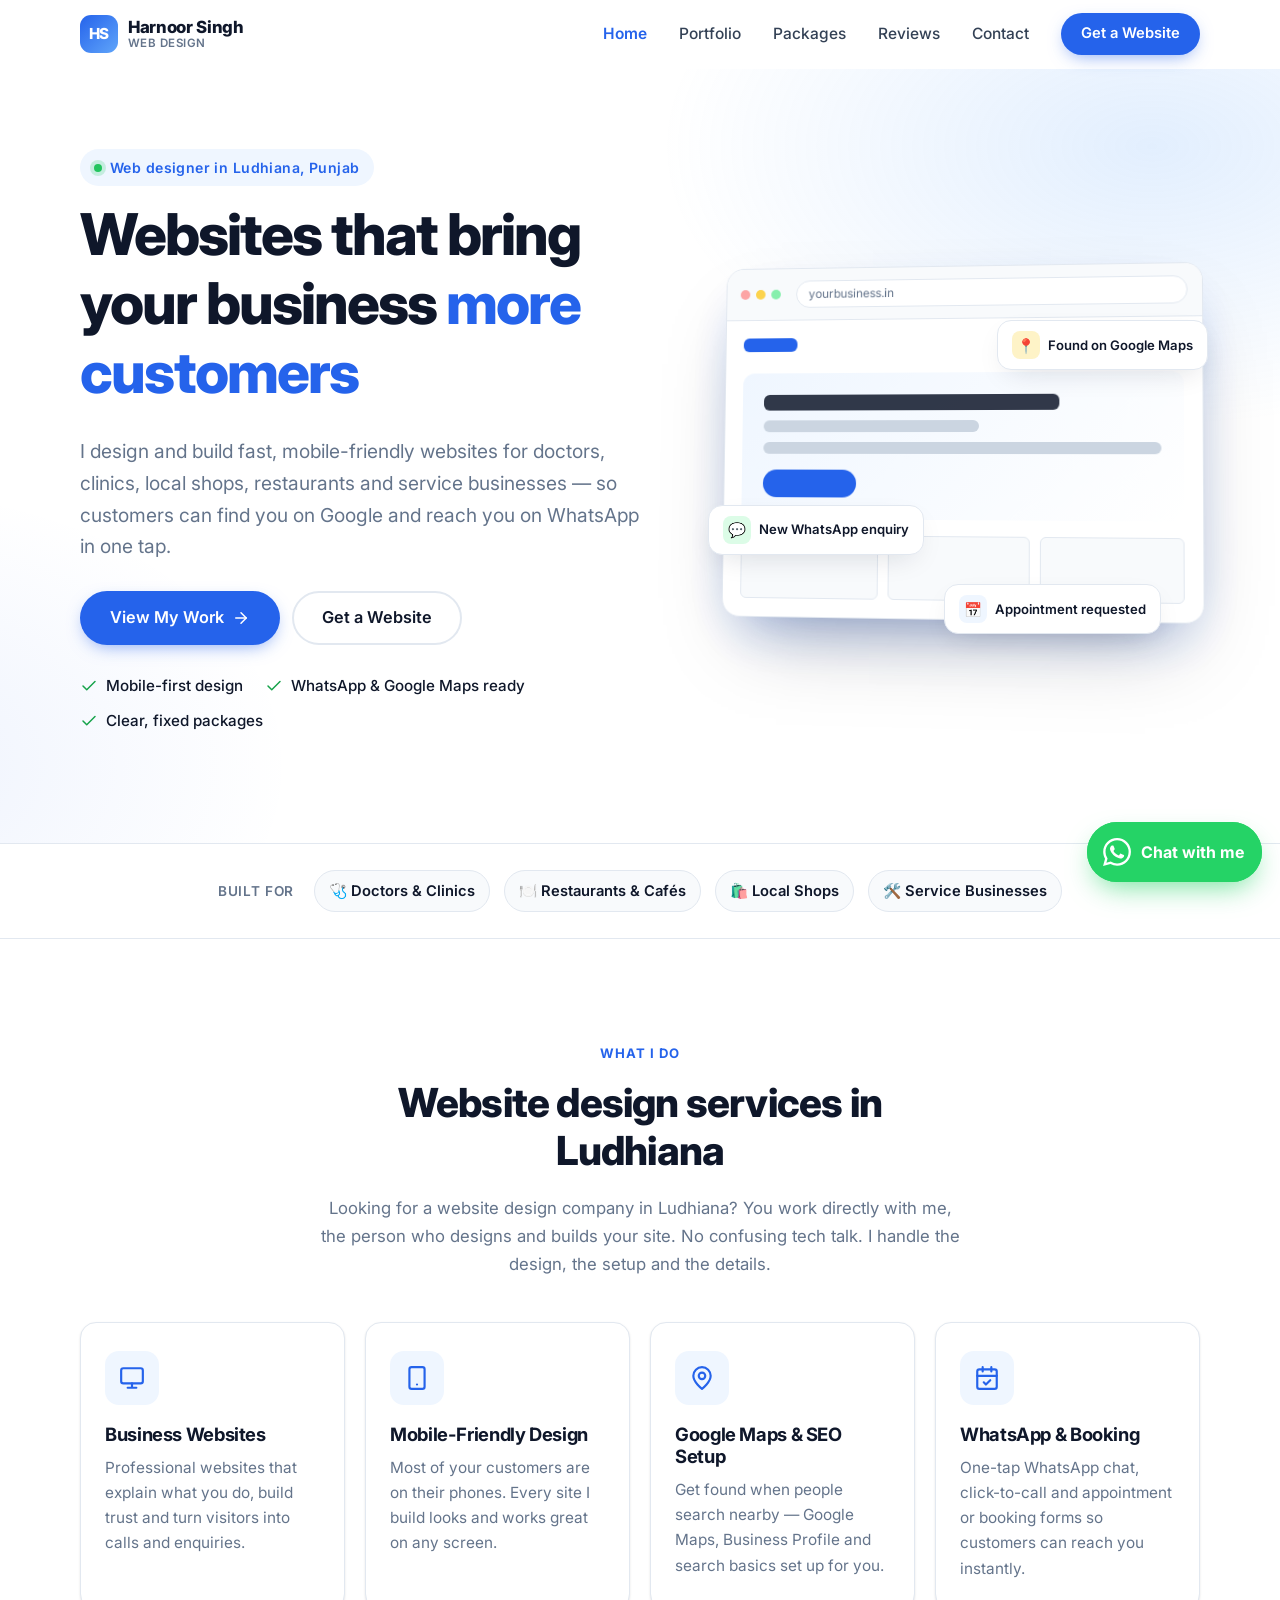
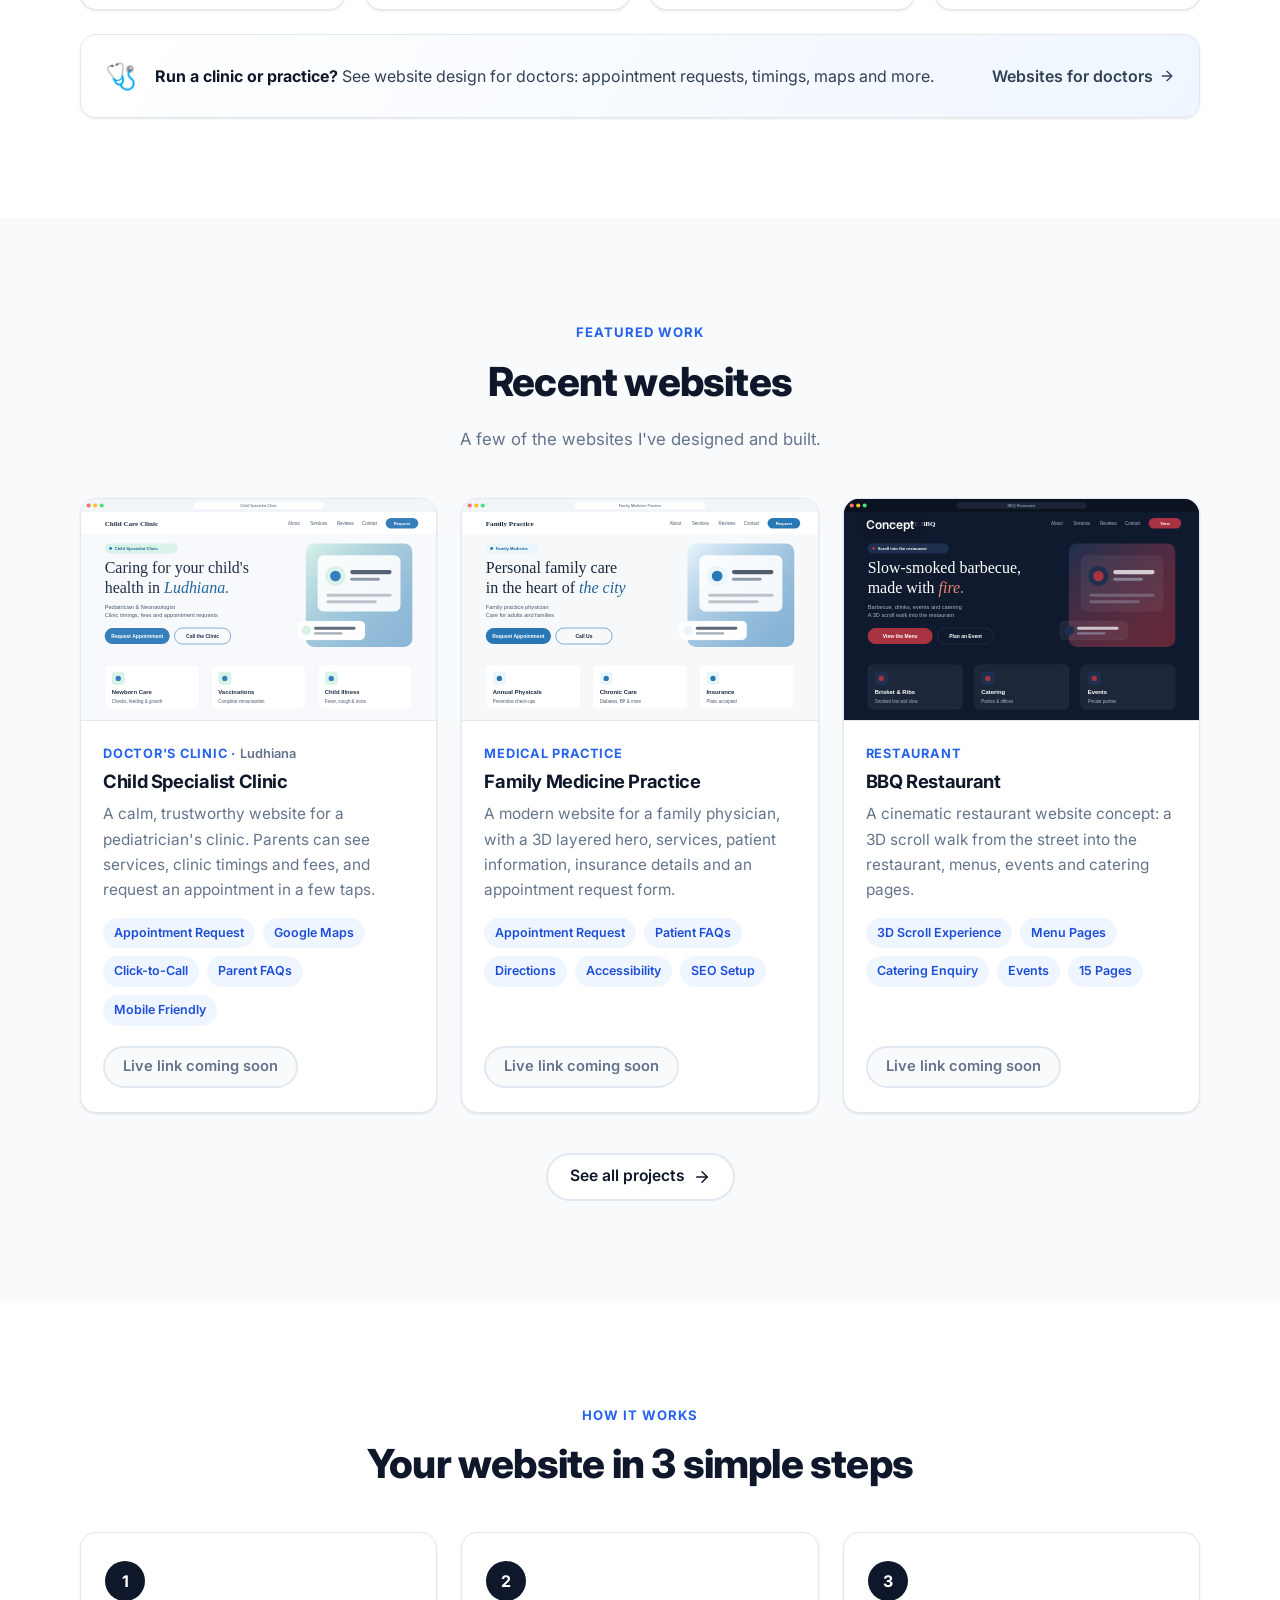
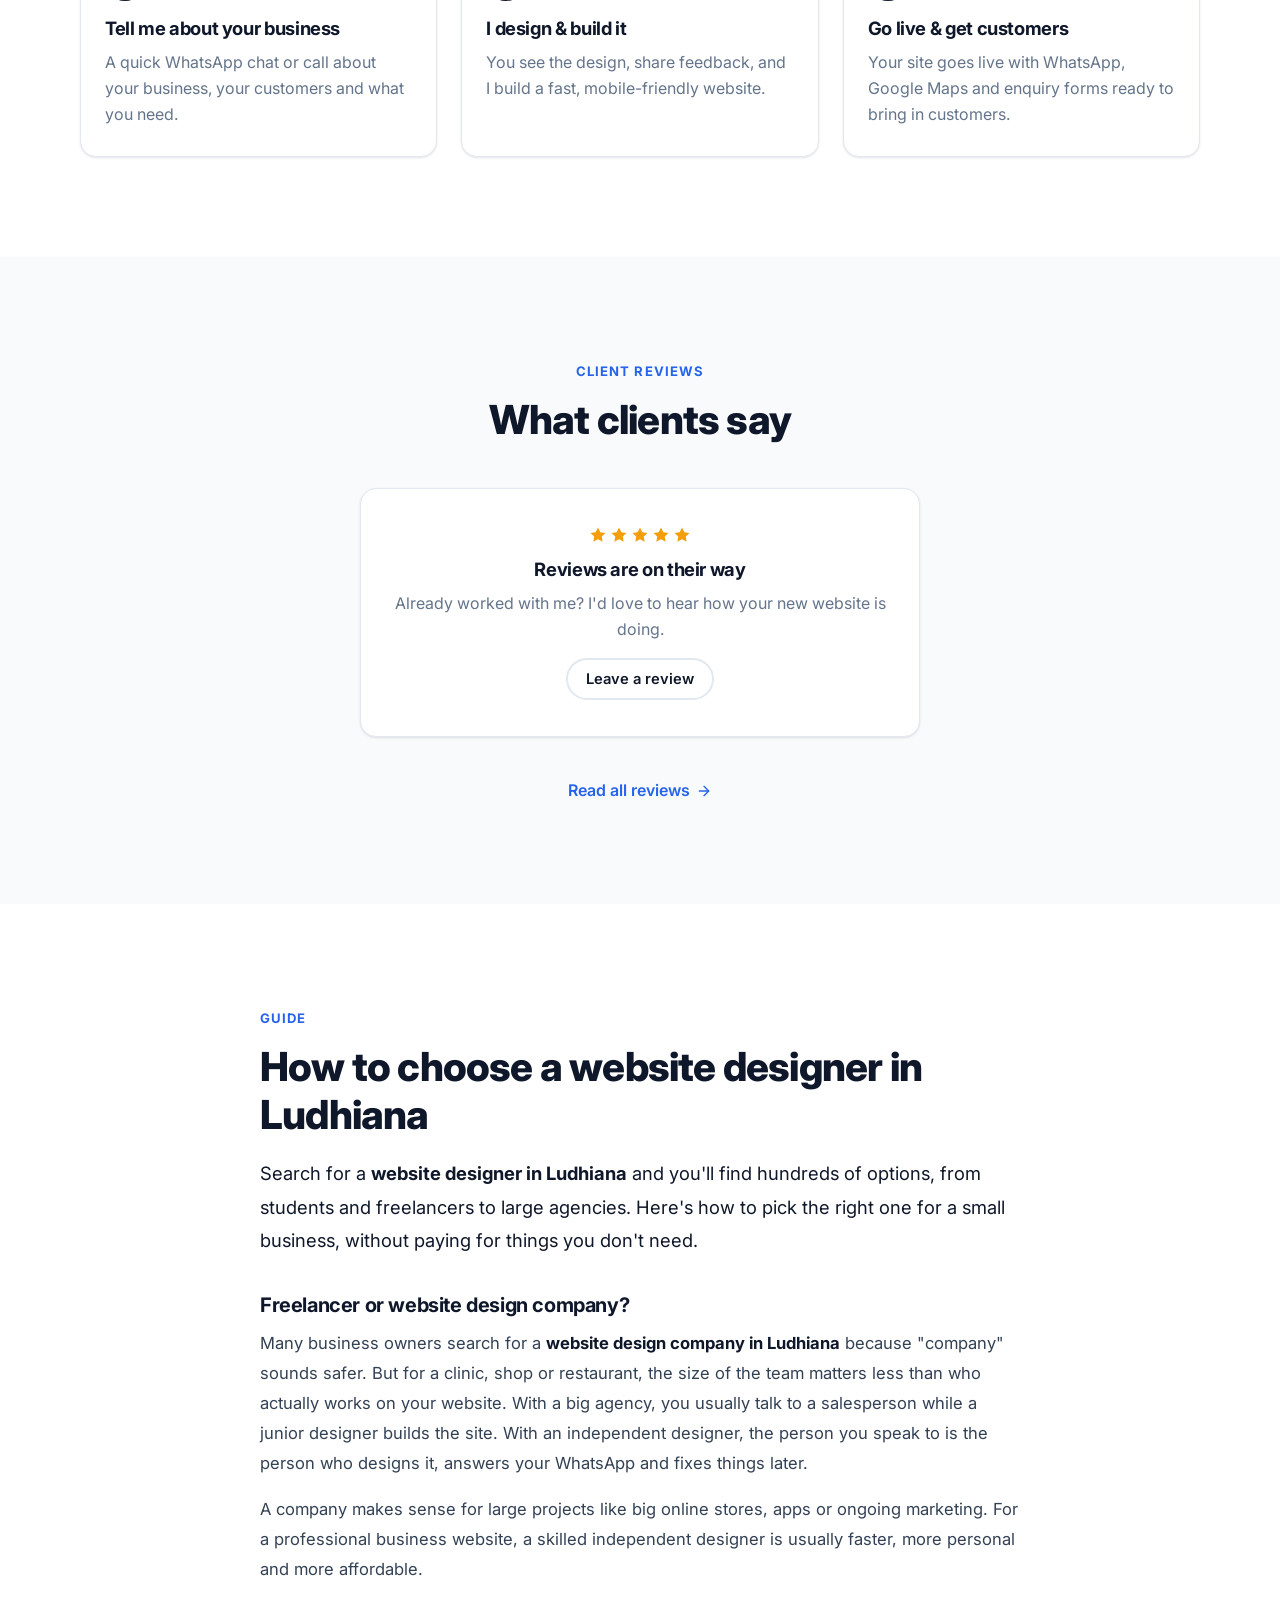
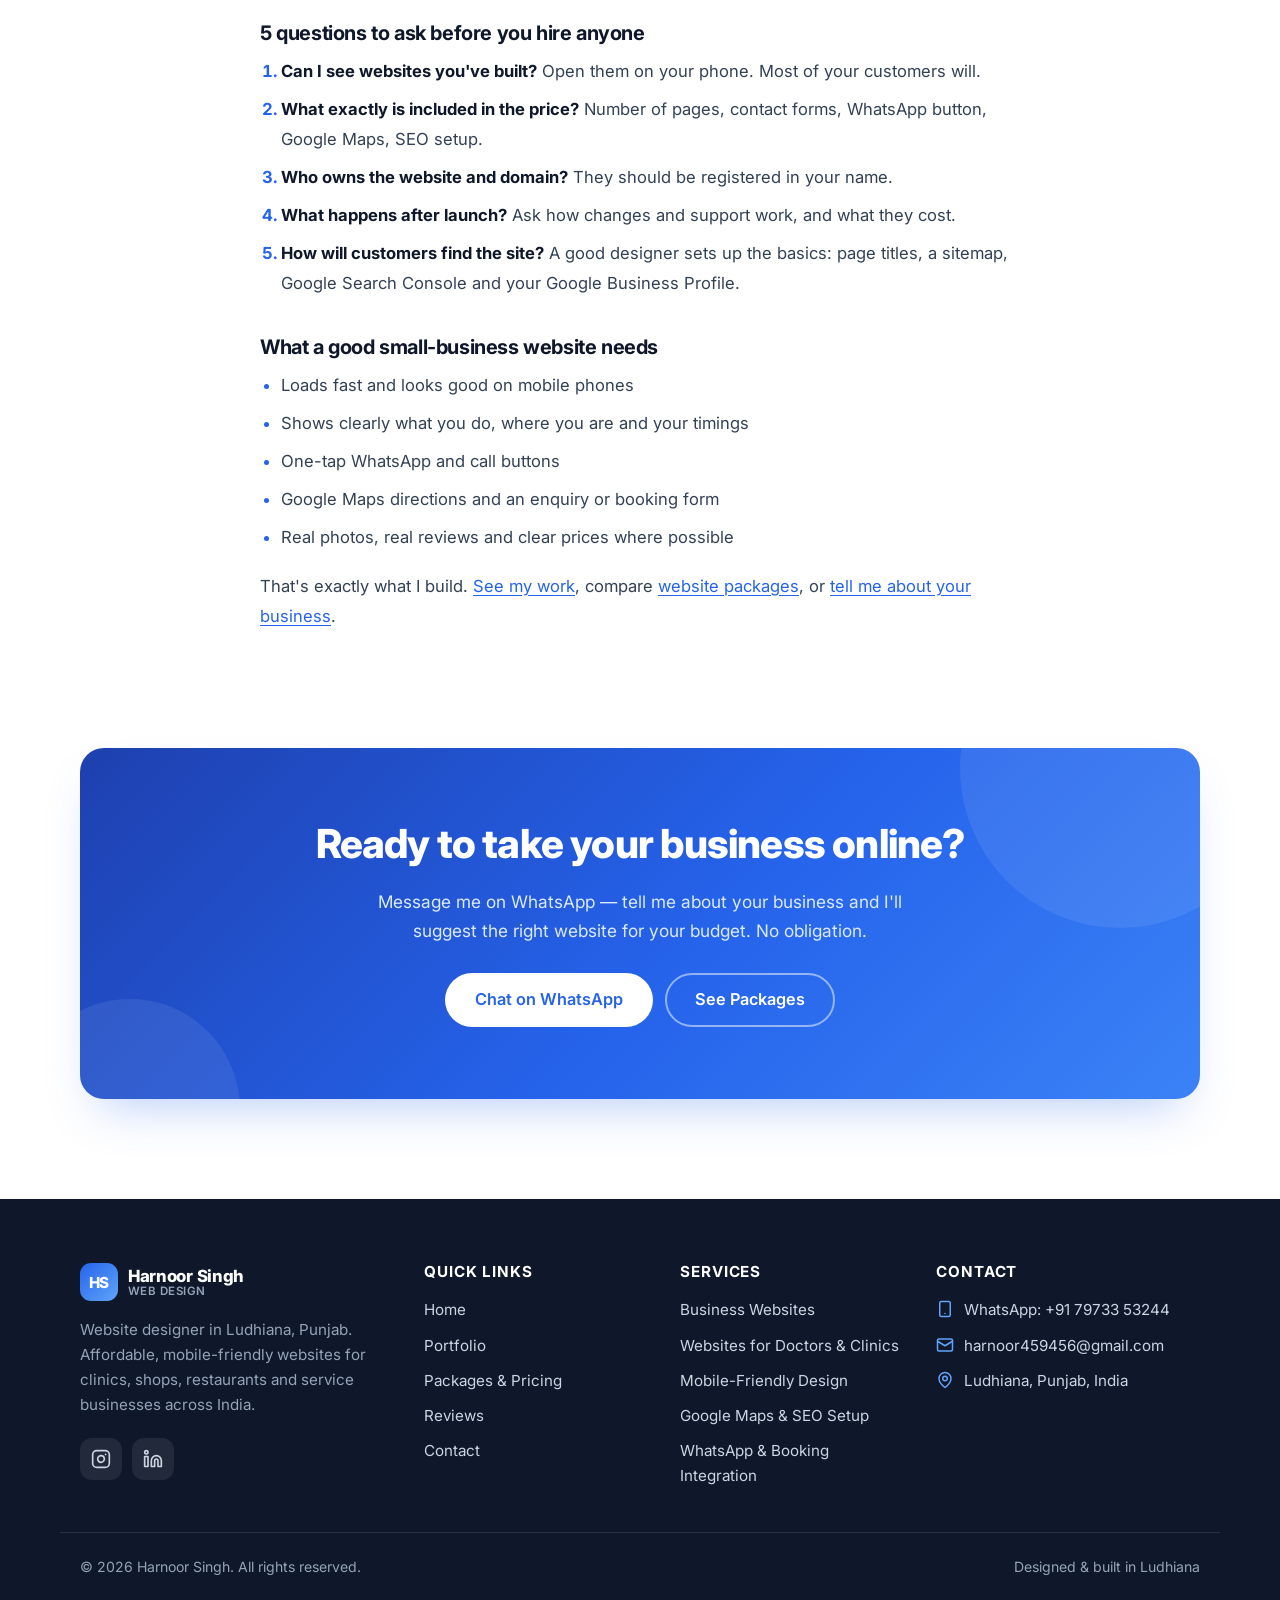
<file: index.html>
<!DOCTYPE html>
<html lang="en-IN">
<head>
  <meta charset="UTF-8">
  <meta name="viewport" content="width=device-width, initial-scale=1">
  <title>Website Designer in Ludhiana | Harnoor Singh Web Design</title>
  <meta name="description" content="Looking for a website designer in Ludhiana? I build fast, mobile-friendly websites for doctors, clinics, shops and restaurants. Affordable packages from ₹8,000.">
  <link rel="canonical" href="https://harnoorsingh.netlify.app/">
  <meta name="theme-color" content="#2563EB">

  <!-- Open Graph: controls the preview when this link is shared on WhatsApp / Facebook -->
  <meta property="og:type" content="website">
  <meta property="og:site_name" content="Harnoor Singh · Web Design">
  <meta property="og:locale" content="en_IN">
  <meta property="og:title" content="Website Designer in Ludhiana | Harnoor Singh Web Design">
  <meta property="og:description" content="Looking for a website designer in Ludhiana? I build fast, mobile-friendly websites for doctors, clinics, shops and restaurants. Affordable packages from ₹8,000.">
  <meta property="og:url" content="https://harnoorsingh.netlify.app/">
  <meta property="og:image" content="https://harnoorsingh.netlify.app/images/og-image.jpg">
  <meta property="og:image:width" content="1200">
  <meta property="og:image:height" content="630">
  <meta property="og:image:alt" content="Harnoor Singh — Websites that bring your business more customers">
  <meta name="twitter:card" content="summary_large_image">
  <meta name="twitter:title" content="Website Designer in Ludhiana | Harnoor Singh Web Design">
  <meta name="twitter:description" content="Looking for a website designer in Ludhiana? I build fast, mobile-friendly websites for doctors, clinics, shops and restaurants. Affordable packages from ₹8,000.">
  <meta name="twitter:image" content="https://harnoorsingh.netlify.app/images/og-image.jpg">

  <link rel="icon" href="images/favicon.svg" type="image/svg+xml">
  <link rel="apple-touch-icon" href="images/apple-touch-icon.png">

  <!-- Font: Inter (Google Fonts) -->
  <link rel="preconnect" href="https://fonts.googleapis.com">
  <link rel="preconnect" href="https://fonts.gstatic.com" crossorigin>
  <link href="https://fonts.googleapis.com/css2?family=Inter:wght@400;500;600;700;800&display=swap" rel="stylesheet">

  <link rel="stylesheet" href="css/style.css">
  <noscript><style>.reveal { opacity: 1; transform: none; }</style></noscript>
  <script src="js/data.js" defer></script>
  <script src="js/main.js" defer></script>
  <script type="application/ld+json">
{
  "@context": "https://schema.org",
  "@type": "ProfessionalService",
  "name": "Harnoor Singh — Web Design",
  "description": "Website designer in Ludhiana: website design and development for small businesses, doctors and clinics, shops, restaurants and service businesses.",
  "url": "https://harnoorsingh.netlify.app/",
  "image": "https://harnoorsingh.netlify.app/images/og-image.jpg",
  "telephone": "+91-7973353244",
  "email": "harnoor459456@gmail.com",
  "address": {
    "@type": "PostalAddress",
    "addressLocality": "Ludhiana",
    "addressRegion": "Punjab",
    "addressCountry": "IN"
  },
  "areaServed": [
    {
      "@type": "City",
      "name": "Ludhiana"
    },
    {
      "@type": "State",
      "name": "Punjab"
    },
    {
      "@type": "Country",
      "name": "India"
    }
  ],
  "knowsAbout": [
    "Website design",
    "Website design for doctors",
    "Local SEO",
    "Google Business Profile"
  ],
  "priceRange": "₹8,000 – ₹50,000"
}
  </script>
</head>
<body data-page="home">
  <a class="skip-link" href="#main">Skip to content</a>

  <!-- ================= HEADER / NAVBAR ================= -->
  <header class="site-header">
    <div class="container nav-wrap">
      <a href="index.html" class="logo" aria-label="Harnoor Singh Web Design — home">
        <span class="logo-mark">HS</span>
        <span class="logo-text">Harnoor Singh<small>Web Design</small></span>
      </a>
      <nav class="main-nav" id="main-nav" aria-label="Main">
        <ul>
          <li><a href="index.html" data-nav="home">Home</a></li>
          <li><a href="portfolio.html" data-nav="portfolio">Portfolio</a></li>
          <li><a href="pricing.html" data-nav="pricing">Packages</a></li>
          <li><a href="reviews.html" data-nav="reviews">Reviews</a></li>
          <li><a href="contact.html" data-nav="contact">Contact</a></li>
        </ul>
        <a href="contact.html" class="btn btn-primary btn-sm nav-cta">Get a Website</a>
      </nav>
      <button class="nav-toggle" type="button" aria-expanded="false" aria-controls="main-nav" aria-label="Open menu">
        <span></span><span></span><span></span>
      </button>
    </div>
  </header>

  <main id="main">

    <!-- ================= HERO ================= -->
    <section class="hero">
      <div class="container hero-grid">
        <div class="hero-content">
          <span class="eyebrow eyebrow-pill"><span class="dot"></span> Web designer in Ludhiana, Punjab</span>
          <h1>Websites that bring your business <span class="text-accent">more customers</span></h1>
          <p class="lead">I design and build fast, mobile-friendly websites for doctors, clinics, local shops, restaurants and service businesses — so customers can find you on Google and reach you on WhatsApp in one tap.</p>
          <div class="btn-row">
            <a href="portfolio.html" class="btn btn-primary btn-lg">View My Work <svg viewBox="0 0 24 24" aria-hidden="true" fill="none" stroke="currentColor" stroke-width="2" stroke-linecap="round" stroke-linejoin="round"><path d="M5 12h14"/><path d="m12 5 7 7-7 7"/></svg></a>
            <a href="contact.html" class="btn btn-outline btn-lg">Get a Website</a>
          </div>
          <ul class="hero-points">
            <li><svg viewBox="0 0 24 24" aria-hidden="true" fill="none" stroke="currentColor" stroke-width="2" stroke-linecap="round" stroke-linejoin="round"><path d="M20 6 9 17l-5-5"/></svg> Mobile-first design</li>
            <li><svg viewBox="0 0 24 24" aria-hidden="true" fill="none" stroke="currentColor" stroke-width="2" stroke-linecap="round" stroke-linejoin="round"><path d="M20 6 9 17l-5-5"/></svg> WhatsApp &amp; Google Maps ready</li>
            <li><svg viewBox="0 0 24 24" aria-hidden="true" fill="none" stroke="currentColor" stroke-width="2" stroke-linecap="round" stroke-linejoin="round"><path d="M20 6 9 17l-5-5"/></svg> Clear, fixed packages</li>
          </ul>
        </div>

        <!-- Decorative website mock-up (pure HTML/CSS, no images) -->
        <div class="hero-visual" aria-hidden="true">
          <div class="mock-browser">
            <div class="mock-bar"><span></span><span></span><span></span><div class="mock-url">yourbusiness.in</div></div>
            <div class="mock-body">
              <div class="mock-nav"><i class="mock-logo"></i><i></i><i></i><i></i></div>
              <div class="mock-hero-block"><i class="w-70"></i><i class="w-50"></i><i></i><b class="mock-btn"></b></div>
              <div class="mock-cards"><i></i><i></i><i></i></div>
            </div>
          </div>
          <div class="mock-chip chip-1"><span class="chip-ico">💬</span> New WhatsApp enquiry</div>
          <div class="mock-chip chip-2"><span class="chip-ico">📍</span> Found on Google Maps</div>
          <div class="mock-chip chip-3"><span class="chip-ico">📅</span> Appointment requested</div>
        </div>
      </div>
    </section>

    <!-- Who I work with -->
    <section class="audience" aria-label="Businesses I work with">
      <div class="container audience-inner">
        <span class="audience-label">Built for</span>
        <a class="audience-pill" href="doctors.html">🩺 Doctors &amp; Clinics</a>
        <span class="audience-pill">🍽️ Restaurants &amp; Cafés</span>
        <span class="audience-pill">🛍️ Local Shops</span>
        <span class="audience-pill">🛠️ Service Businesses</span>
      </div>
    </section>

    <!-- ================= WHAT I DO ================= -->
    <section class="section" id="services">
      <div class="container">
        <div class="section-head reveal">
          <span class="eyebrow">What I do</span>
          <h2>Website design services in Ludhiana</h2>
          <p>Looking for a website design company in Ludhiana? You work directly with me, the person who designs and builds your site. No confusing tech talk. I handle the design, the setup and the details.</p>
        </div>
        <div class="grid-4">
          <article class="card service-card reveal">
            <div class="service-icon"><svg viewBox="0 0 24 24" aria-hidden="true" fill="none" stroke="currentColor" stroke-width="2" stroke-linecap="round" stroke-linejoin="round"><rect x="2" y="3" width="20" height="14" rx="2"/><path d="M8 21h8M12 17v4"/></svg></div>
            <h3>Business Websites</h3>
            <p>Professional websites that explain what you do, build trust and turn visitors into calls and enquiries.</p>
          </article>
          <article class="card service-card reveal">
            <div class="service-icon"><svg viewBox="0 0 24 24" aria-hidden="true" fill="none" stroke="currentColor" stroke-width="2" stroke-linecap="round" stroke-linejoin="round"><rect x="5" y="2" width="14" height="20" rx="2"/><path d="M12 18h.01"/></svg></div>
            <h3>Mobile-Friendly Design</h3>
            <p>Most of your customers are on their phones. Every site I build looks and works great on any screen.</p>
          </article>
          <article class="card service-card reveal">
            <div class="service-icon"><svg viewBox="0 0 24 24" aria-hidden="true" fill="none" stroke="currentColor" stroke-width="2" stroke-linecap="round" stroke-linejoin="round"><path d="M20 10c0 6-8 12-8 12s-8-6-8-12a8 8 0 0 1 16 0Z"/><circle cx="12" cy="10" r="3"/></svg></div>
            <h3>Google Maps &amp; SEO Setup</h3>
            <p>Get found when people search nearby — Google Maps, Business Profile and search basics set up for you.</p>
          </article>
          <article class="card service-card reveal">
            <div class="service-icon"><svg viewBox="0 0 24 24" aria-hidden="true" fill="none" stroke="currentColor" stroke-width="2" stroke-linecap="round" stroke-linejoin="round"><rect x="3" y="4" width="18" height="18" rx="2"/><path d="M16 2v4M8 2v4M3 10h18"/><path d="m9 16 2 2 4-4"/></svg></div>
            <h3>WhatsApp &amp; Booking</h3>
            <p>One-tap WhatsApp chat, click-to-call and appointment or booking forms so customers can reach you instantly.</p>
          </article>
        </div>
        <a class="card niche-banner reveal" href="doctors.html">
          <span class="niche-ico">🩺</span>
          <span class="niche-text"><strong>Run a clinic or practice?</strong> See website design for doctors: appointment requests, timings, maps and more.</span>
          <span class="link-arrow">Websites for doctors <svg viewBox="0 0 24 24" aria-hidden="true" fill="none" stroke="currentColor" stroke-width="2" stroke-linecap="round" stroke-linejoin="round"><path d="M5 12h14"/><path d="m12 5 7 7-7 7"/></svg></span>
        </a>
      </div>
    </section>

    <!-- ================= FEATURED PROJECTS (from js/data.js) ================= -->
    <section class="section section-soft" id="work">
      <div class="container">
        <div class="section-head reveal">
          <span class="eyebrow">Featured work</span>
          <h2>Recent websites</h2>
          <p>A few of the websites I've designed and built.</p>
        </div>
        <div class="project-grid cols-3" data-projects="featured"></div>
        <div class="section-foot"><a class="btn btn-outline" href="portfolio.html">See all projects <svg viewBox="0 0 24 24" aria-hidden="true" fill="none" stroke="currentColor" stroke-width="2" stroke-linecap="round" stroke-linejoin="round"><path d="M5 12h14"/><path d="m12 5 7 7-7 7"/></svg></a></div>
      </div>
    </section>

    <!-- ================= HOW IT WORKS ================= -->
    <section class="section">
      <div class="container">
        <div class="section-head reveal">
          <span class="eyebrow">How it works</span>
          <h2>Your website in 3 simple steps</h2>
        </div>
        <div class="steps">
          <article class="card step reveal"><span class="step-num">1</span><h3>Tell me about your business</h3><p>A quick WhatsApp chat or call about your business, your customers and what you need.</p></article>
          <article class="card step reveal"><span class="step-num">2</span><h3>I design &amp; build it</h3><p>You see the design, share feedback, and I build a fast, mobile-friendly website.</p></article>
          <article class="card step reveal"><span class="step-num">3</span><h3>Go live &amp; get customers</h3><p>Your site goes live with WhatsApp, Google Maps and enquiry forms ready to bring in customers.</p></article>
        </div>
      </div>
    </section>

    <!-- ================= FEATURED REVIEWS (from js/data.js) ================= -->
    <section class="section section-soft">
      <div class="container">
        <div class="section-head reveal">
          <span class="eyebrow">Client reviews</span>
          <h2>What clients say</h2>
        </div>
        <div class="review-grid" data-reviews="featured"></div>
        <div class="section-foot"><a class="link-arrow" href="reviews.html">Read all reviews <svg viewBox="0 0 24 24" aria-hidden="true" fill="none" stroke="currentColor" stroke-width="2" stroke-linecap="round" stroke-linejoin="round"><path d="M5 12h14"/><path d="m12 5 7 7-7 7"/></svg></a></div>
      </div>
    </section>

    <!-- ================= ARTICLE: choosing a website designer in Ludhiana ================= -->
    <section class="section" id="guide">
      <div class="container">
        <article class="prose reveal">
          <span class="eyebrow">Guide</span>
          <h2>How to choose a website designer in Ludhiana</h2>
          <p class="prose-lead">Search for a <strong>website designer in Ludhiana</strong> and you'll find hundreds of options, from students and freelancers to large agencies. Here's how to pick the right one for a small business, without paying for things you don't need.</p>

          <h3>Freelancer or website design company?</h3>
          <p>Many business owners search for a <strong>website design company in Ludhiana</strong> because "company" sounds safer. But for a clinic, shop or restaurant, the size of the team matters less than who actually works on your website. With a big agency, you usually talk to a salesperson while a junior designer builds the site. With an independent designer, the person you speak to is the person who designs it, answers your WhatsApp and fixes things later.</p>
          <p>A company makes sense for large projects like big online stores, apps or ongoing marketing. For a professional business website, a skilled independent designer is usually faster, more personal and more affordable.</p>

          <h3>5 questions to ask before you hire anyone</h3>
          <ol>
            <li><strong>Can I see websites you've built?</strong> Open them on your phone. Most of your customers will.</li>
            <li><strong>What exactly is included in the price?</strong> Number of pages, contact forms, WhatsApp button, Google Maps, SEO setup.</li>
            <li><strong>Who owns the website and domain?</strong> They should be registered in your name.</li>
            <li><strong>What happens after launch?</strong> Ask how changes and support work, and what they cost.</li>
            <li><strong>How will customers find the site?</strong> A good designer sets up the basics: page titles, a sitemap, Google Search Console and your Google Business Profile.</li>
          </ol>

          <h3>What a good small-business website needs</h3>
          <ul>
            <li>Loads fast and looks good on mobile phones</li>
            <li>Shows clearly what you do, where you are and your timings</li>
            <li>One-tap WhatsApp and call buttons</li>
            <li>Google Maps directions and an enquiry or booking form</li>
            <li>Real photos, real reviews and clear prices where possible</li>
          </ul>
          <p>That's exactly what I build. <a href="portfolio.html">See my work</a>, compare <a href="pricing.html">website packages</a>, or <a href="contact.html">tell me about your business</a>.</p>
        </article>
      </div>
    </section>

    <!-- ================= CALL-TO-ACTION BANNER ================= -->
    <section class="cta-banner">
      <div class="container">
        <div class="cta-box reveal">
          <h2>Ready to take your business online?</h2>
          <p>Message me on WhatsApp — tell me about your business and I'll suggest the right website for your budget. No obligation.</p>
          <div class="btn-row">
            <a class="btn btn-white btn-lg" href="https://wa.me/917973353244" data-wa="Hi Harnoor! I saw your website and I'd like to know more about getting a website for my business." target="_blank" rel="noopener">Chat on WhatsApp</a>
            <a class="btn btn-ghost-light btn-lg" href="pricing.html">See Packages</a>
          </div>
        </div>
      </div>
    </section>
  </main>

  <!-- ================= FOOTER ================= -->
  <footer class="site-footer">
    <div class="container footer-grid">
      <div class="footer-brand">
        <a href="index.html" class="logo">
          <span class="logo-mark">HS</span>
          <span class="logo-text">Harnoor Singh<small>Web Design</small></span>
        </a>
        <p>Website designer in Ludhiana, Punjab. Affordable, mobile-friendly websites for clinics, shops, restaurants and service businesses across India.</p>
        <div class="socials">
          <a href="#" data-social="instagram" target="_blank" rel="noopener" aria-label="Instagram"><svg viewBox="0 0 24 24" aria-hidden="true" fill="none" stroke="currentColor" stroke-width="2" stroke-linecap="round" stroke-linejoin="round"><rect x="2" y="2" width="20" height="20" rx="5"/><path d="M16 11.37A4 4 0 1 1 12.63 8 4 4 0 0 1 16 11.37z"/><path d="M17.5 6.5h.01"/></svg></a>
          <a href="#" data-social="linkedin" target="_blank" rel="noopener" aria-label="LinkedIn"><svg viewBox="0 0 24 24" aria-hidden="true" fill="none" stroke="currentColor" stroke-width="2" stroke-linecap="round" stroke-linejoin="round"><path d="M16 8a6 6 0 0 1 6 6v7h-4v-7a2 2 0 0 0-4 0v7h-4v-7a6 6 0 0 1 6-6z"/><rect x="2" y="9" width="4" height="12"/><circle cx="4" cy="4" r="2"/></svg></a>
        </div>
      </div>
      <div>
        <h3>Quick Links</h3>
        <ul>
          <li><a href="index.html">Home</a></li>
          <li><a href="portfolio.html">Portfolio</a></li>
          <li><a href="pricing.html">Packages &amp; Pricing</a></li>
          <li><a href="reviews.html">Reviews</a></li>
          <li><a href="contact.html">Contact</a></li>
        </ul>
      </div>
      <div>
        <h3>Services</h3>
        <ul>
          <li><a href="pricing.html">Business Websites</a></li>
          <li><a href="doctors.html">Websites for Doctors &amp; Clinics</a></li>
          <li><a href="pricing.html">Mobile-Friendly Design</a></li>
          <li><a href="pricing.html">Google Maps &amp; SEO Setup</a></li>
          <li><a href="pricing.html">WhatsApp &amp; Booking Integration</a></li>
        </ul>
      </div>
      <div>
        <h3>Contact</h3>
        <ul class="footer-contact">
          <li><svg viewBox="0 0 24 24" aria-hidden="true" fill="none" stroke="currentColor" stroke-width="2" stroke-linecap="round" stroke-linejoin="round"><rect x="5" y="2" width="14" height="20" rx="2"/><path d="M12 18h.01"/></svg><a href="https://wa.me/917973353244" data-wa="Hi Harnoor! I saw your website and I'd like to know more about getting a website for my business." target="_blank" rel="noopener">WhatsApp: <span data-site="phone-text">+91 79733 53244</span></a></li>
          <li><svg viewBox="0 0 24 24" aria-hidden="true" fill="none" stroke="currentColor" stroke-width="2" stroke-linecap="round" stroke-linejoin="round"><rect x="2" y="4" width="20" height="16" rx="2"/><path d="m22 7-10 6L2 7"/></svg><a href="mailto:harnoor459456@gmail.com" data-site="email">harnoor459456@gmail.com</a></li>
          <li><svg viewBox="0 0 24 24" aria-hidden="true" fill="none" stroke="currentColor" stroke-width="2" stroke-linecap="round" stroke-linejoin="round"><path d="M20 10c0 6-8 12-8 12s-8-6-8-12a8 8 0 0 1 16 0Z"/><circle cx="12" cy="10" r="3"/></svg><span data-site="location-text">Ludhiana, Punjab, India</span></li>
        </ul>
      </div>
    </div>
    <div class="container footer-bottom">
      <span>&copy; <span data-year>2026</span> Harnoor Singh. All rights reserved.</span>
      <span>Designed &amp; built in Ludhiana</span>
    </div>
  </footer>

  <!-- Floating WhatsApp button (every page) -->
  <a class="wa-float" href="https://wa.me/917973353244" data-wa="Hi Harnoor! I saw your website and I'd like to know more about getting a website for my business." target="_blank" rel="noopener" aria-label="Chat with Harnoor on WhatsApp">
    <svg viewBox="0 0 24 24" aria-hidden="true"><path d="M17.472 14.382c-.297-.149-1.758-.867-2.03-.967-.273-.099-.471-.148-.67.15-.197.297-.767.966-.94 1.164-.173.199-.347.223-.644.075-.297-.15-1.255-.463-2.39-1.475-.883-.788-1.48-1.761-1.653-2.059-.173-.297-.018-.458.13-.606.134-.133.298-.347.446-.52.149-.174.198-.298.298-.497.099-.198.05-.371-.025-.52-.075-.149-.669-1.612-.916-2.207-.242-.579-.487-.5-.669-.51-.173-.008-.371-.01-.57-.01-.198 0-.52.074-.792.372-.272.297-1.04 1.016-1.04 2.479 0 1.462 1.065 2.875 1.213 3.074.149.198 2.096 3.2 5.077 4.487.709.306 1.262.489 1.694.625.712.227 1.36.195 1.871.118.571-.085 1.758-.719 2.006-1.413.248-.694.248-1.289.173-1.413-.074-.124-.272-.198-.57-.347m-5.421 7.403h-.004a9.87 9.87 0 0 1-5.031-1.378l-.361-.214-3.741.982.998-3.648-.235-.374a9.86 9.86 0 0 1-1.51-5.26c.001-5.45 4.436-9.884 9.888-9.884 2.64 0 5.122 1.03 6.988 2.898a9.825 9.825 0 0 1 2.893 6.994c-.003 5.45-4.437 9.884-9.885 9.884m8.413-18.297A11.815 11.815 0 0 0 12.05 0C5.495 0 .16 5.335.157 11.892c0 2.096.547 4.142 1.588 5.945L.057 24l6.305-1.654a11.882 11.882 0 0 0 5.683 1.448h.005c6.554 0 11.89-5.335 11.893-11.893a11.821 11.821 0 0 0-3.48-8.413z"/></svg><span class="wa-float-label">Chat with me</span>
  </a>
</body>
</html>
</file>
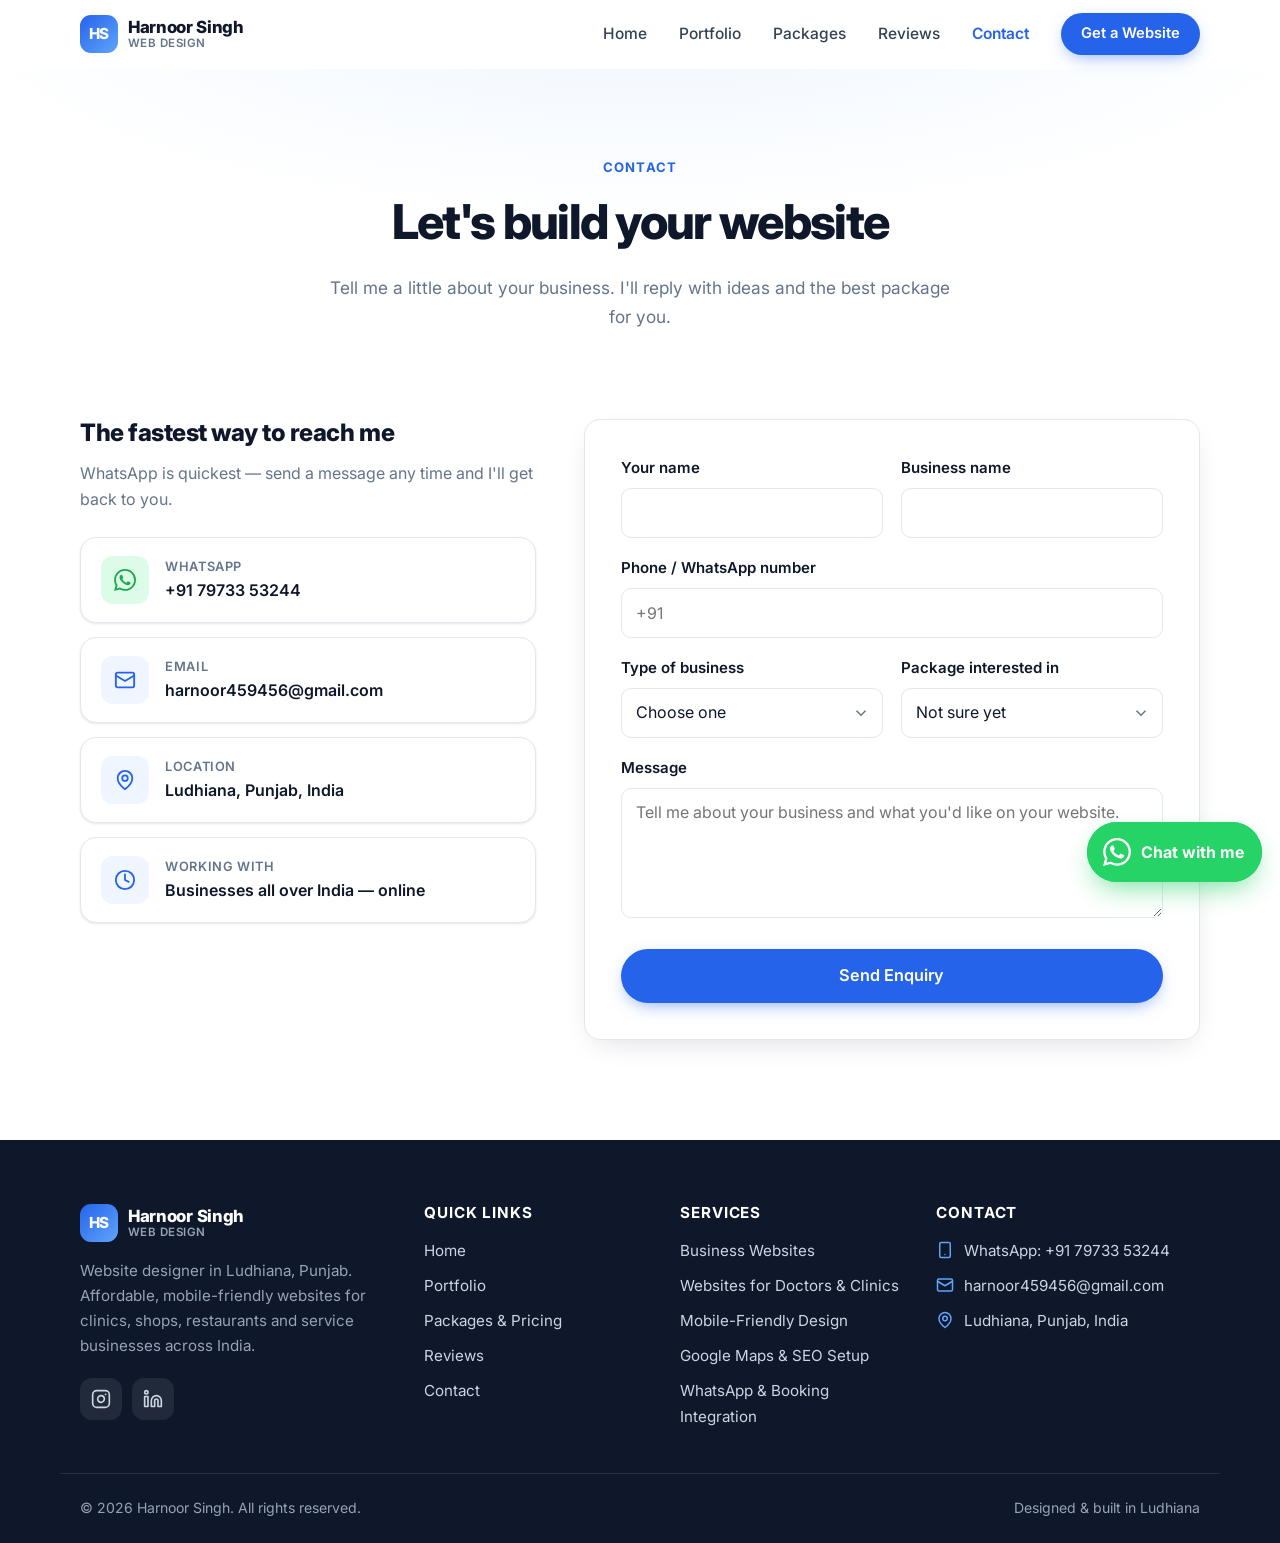
<file: contact.html>
<!DOCTYPE html>
<html lang="en-IN">
<head>
  <meta charset="UTF-8">
  <meta name="viewport" content="width=device-width, initial-scale=1">
  <title>Contact | Get a Website — Harnoor Singh, Ludhiana</title>
  <meta name="description" content="Get a website for your business. Message Harnoor on WhatsApp at +91 79733 53244, email harnoor459456@gmail.com, or send an enquiry form.">
  <link rel="canonical" href="https://harnoorsingh.netlify.app/contact.html">
  <meta name="theme-color" content="#2563EB">

  <!-- Open Graph: controls the preview when this link is shared on WhatsApp / Facebook -->
  <meta property="og:type" content="website">
  <meta property="og:site_name" content="Harnoor Singh · Web Design">
  <meta property="og:locale" content="en_IN">
  <meta property="og:title" content="Contact | Get a Website — Harnoor Singh, Ludhiana">
  <meta property="og:description" content="Get a website for your business. Message Harnoor on WhatsApp at +91 79733 53244, email harnoor459456@gmail.com, or send an enquiry form.">
  <meta property="og:url" content="https://harnoorsingh.netlify.app/contact.html">
  <meta property="og:image" content="https://harnoorsingh.netlify.app/images/og-image.jpg">
  <meta property="og:image:width" content="1200">
  <meta property="og:image:height" content="630">
  <meta property="og:image:alt" content="Harnoor Singh — Websites that bring your business more customers">
  <meta name="twitter:card" content="summary_large_image">
  <meta name="twitter:title" content="Contact | Get a Website — Harnoor Singh, Ludhiana">
  <meta name="twitter:description" content="Get a website for your business. Message Harnoor on WhatsApp at +91 79733 53244, email harnoor459456@gmail.com, or send an enquiry form.">
  <meta name="twitter:image" content="https://harnoorsingh.netlify.app/images/og-image.jpg">

  <link rel="icon" href="images/favicon.svg" type="image/svg+xml">
  <link rel="apple-touch-icon" href="images/apple-touch-icon.png">

  <!-- Font: Inter (Google Fonts) -->
  <link rel="preconnect" href="https://fonts.googleapis.com">
  <link rel="preconnect" href="https://fonts.gstatic.com" crossorigin>
  <link href="https://fonts.googleapis.com/css2?family=Inter:wght@400;500;600;700;800&display=swap" rel="stylesheet">

  <link rel="stylesheet" href="css/style.css">
  <noscript><style>.reveal { opacity: 1; transform: none; }</style></noscript>
  <script src="js/data.js" defer></script>
  <script src="js/main.js" defer></script>
</head>
<body data-page="contact">
  <a class="skip-link" href="#main">Skip to content</a>

  <!-- ================= HEADER / NAVBAR ================= -->
  <header class="site-header">
    <div class="container nav-wrap">
      <a href="index.html" class="logo" aria-label="Harnoor Singh Web Design — home">
        <span class="logo-mark">HS</span>
        <span class="logo-text">Harnoor Singh<small>Web Design</small></span>
      </a>
      <nav class="main-nav" id="main-nav" aria-label="Main">
        <ul>
          <li><a href="index.html" data-nav="home">Home</a></li>
          <li><a href="portfolio.html" data-nav="portfolio">Portfolio</a></li>
          <li><a href="pricing.html" data-nav="pricing">Packages</a></li>
          <li><a href="reviews.html" data-nav="reviews">Reviews</a></li>
          <li><a href="contact.html" data-nav="contact">Contact</a></li>
        </ul>
        <a href="contact.html" class="btn btn-primary btn-sm nav-cta">Get a Website</a>
      </nav>
      <button class="nav-toggle" type="button" aria-expanded="false" aria-controls="main-nav" aria-label="Open menu">
        <span></span><span></span><span></span>
      </button>
    </div>
  </header>

  <main id="main">

    <section class="page-hero">
      <div class="container">
        <span class="eyebrow">Contact</span>
        <h1>Let's build your website</h1>
        <p>Tell me a little about your business. I'll reply with ideas and the best package for you.</p>
      </div>
    </section>

    <section class="section" style="padding-top:24px">
      <div class="container contact-grid">
        <div>
          <div class="contact-intro reveal">
            <h2 style="font-size:1.5rem">The fastest way to reach me</h2>
            <p>WhatsApp is quickest — send a message any time and I'll get back to you.</p>
          </div>
          <div class="contact-list">
            <a class="card contact-item reveal" href="https://wa.me/917973353244" data-wa="Hi Harnoor! I saw your website and I'd like to know more about getting a website for my business." target="_blank" rel="noopener">
              <span class="contact-ico wa"><svg fill="currentColor" viewBox="0 0 24 24" aria-hidden="true"><path d="M17.472 14.382c-.297-.149-1.758-.867-2.03-.967-.273-.099-.471-.148-.67.15-.197.297-.767.966-.94 1.164-.173.199-.347.223-.644.075-.297-.15-1.255-.463-2.39-1.475-.883-.788-1.48-1.761-1.653-2.059-.173-.297-.018-.458.13-.606.134-.133.298-.347.446-.52.149-.174.198-.298.298-.497.099-.198.05-.371-.025-.52-.075-.149-.669-1.612-.916-2.207-.242-.579-.487-.5-.669-.51-.173-.008-.371-.01-.57-.01-.198 0-.52.074-.792.372-.272.297-1.04 1.016-1.04 2.479 0 1.462 1.065 2.875 1.213 3.074.149.198 2.096 3.2 5.077 4.487.709.306 1.262.489 1.694.625.712.227 1.36.195 1.871.118.571-.085 1.758-.719 2.006-1.413.248-.694.248-1.289.173-1.413-.074-.124-.272-.198-.57-.347m-5.421 7.403h-.004a9.87 9.87 0 0 1-5.031-1.378l-.361-.214-3.741.982.998-3.648-.235-.374a9.86 9.86 0 0 1-1.51-5.26c.001-5.45 4.436-9.884 9.888-9.884 2.64 0 5.122 1.03 6.988 2.898a9.825 9.825 0 0 1 2.893 6.994c-.003 5.45-4.437 9.884-9.885 9.884m8.413-18.297A11.815 11.815 0 0 0 12.05 0C5.495 0 .16 5.335.157 11.892c0 2.096.547 4.142 1.588 5.945L.057 24l6.305-1.654a11.882 11.882 0 0 0 5.683 1.448h.005c6.554 0 11.89-5.335 11.893-11.893a11.821 11.821 0 0 0-3.48-8.413z"/></svg></span>
              <span><small>WhatsApp</small><strong data-site="phone-text">+91 79733 53244</strong></span>
            </a>
            <a class="card contact-item reveal" href="mailto:harnoor459456@gmail.com" data-site="email">
              <span class="contact-ico"><svg viewBox="0 0 24 24" aria-hidden="true" fill="none" stroke="currentColor" stroke-width="2" stroke-linecap="round" stroke-linejoin="round"><rect x="2" y="4" width="20" height="16" rx="2"/><path d="m22 7-10 6L2 7"/></svg></span>
              <span><small>Email</small><strong data-site="email-text">harnoor459456@gmail.com</strong></span>
            </a>
            <div class="card contact-item reveal">
              <span class="contact-ico"><svg viewBox="0 0 24 24" aria-hidden="true" fill="none" stroke="currentColor" stroke-width="2" stroke-linecap="round" stroke-linejoin="round"><path d="M20 10c0 6-8 12-8 12s-8-6-8-12a8 8 0 0 1 16 0Z"/><circle cx="12" cy="10" r="3"/></svg></span>
              <span><small>Location</small><strong data-site="location-text">Ludhiana, Punjab, India</strong></span>
            </div>
            <div class="card contact-item reveal">
              <span class="contact-ico"><svg viewBox="0 0 24 24" aria-hidden="true" fill="none" stroke="currentColor" stroke-width="2" stroke-linecap="round" stroke-linejoin="round"><circle cx="12" cy="12" r="10"/><path d="M12 6v6l4 2"/></svg></span>
              <span><small>Working with</small><strong>Businesses all over India — online</strong></span>
            </div>
          </div>
        </div>

        <!-- ================= CONTACT FORM (Netlify Forms) =================
             Submissions go to your Netlify dashboard → Forms → "contact". -->
        <div>
          <form class="form-card reveal" name="contact" method="POST" action="/thank-you.html"
                data-netlify="true" netlify-honeypot="bot-field"
                data-ajax-form data-success="contact-success">
            <input type="hidden" name="form-name" value="contact">
            <p class="hidden-field"><label>Leave this empty: <input name="bot-field" tabindex="-1" autocomplete="off"></label></p>

            <div class="form-grid">
              <div class="field">
                <label for="c-name">Your name</label>
                <input id="c-name" name="name" type="text" autocomplete="name" required>
              </div>
              <div class="field">
                <label for="c-business">Business name</label>
                <input id="c-business" name="business" type="text" autocomplete="organization">
              </div>
              <div class="field full">
                <label for="c-phone">Phone / WhatsApp number</label>
                <input id="c-phone" name="phone" type="tel" autocomplete="tel" inputmode="tel" placeholder="+91" required pattern="[0-9+()\-\s]{10,16}" title="Please enter a valid phone number">
              </div>
              <div class="field">
                <label for="c-type">Type of business</label>
                <select id="c-type" name="business-type" required>
                  <option value="" disabled selected>Choose one</option>
                  <option value="Doctor / Clinic">Doctor / Clinic</option><option value="Restaurant / Café">Restaurant / Café</option><option value="Local Shop / Retail">Local Shop / Retail</option><option value="Service Business">Service Business</option><option value="Other">Other</option>
                </select>
              </div>
              <div class="field">
                <label for="package">Package interested in</label>
                <select id="package" name="package">
                  <option value="Not sure yet">Not sure yet</option>
                  <option value="Basic">Basic</option><option value="Standard">Standard</option><option value="Premium">Premium</option>
                </select>
              </div>
              <div class="field full">
                <label for="c-message">Message</label>
                <textarea id="c-message" name="message" placeholder="Tell me about your business and what you'd like on your website."></textarea>
              </div>
            </div>
            <div class="form-submit"><button class="btn btn-primary btn-lg btn-block" type="submit">Send Enquiry</button></div>
            <p class="form-status" role="alert"></p>
          </form>

          <div class="form-success" id="contact-success" tabindex="-1" hidden>
            <div class="success-icon"><svg viewBox="0 0 24 24" aria-hidden="true" fill="none" stroke="currentColor" stroke-width="2" stroke-linecap="round" stroke-linejoin="round"><path d="M20 6 9 17l-5-5"/></svg></div>
            <h3>Thank you!</h3>
            <p>Your enquiry has been sent. I'll get back to you soon — or <a href="https://wa.me/917973353244" data-wa="Hi Harnoor! I saw your website and I'd like to know more about getting a website for my business." target="_blank" rel="noopener">message me on WhatsApp</a> for a quicker reply.</p>
          </div>
        </div>
      </div>
    </section>
  </main>

  <!-- ================= FOOTER ================= -->
  <footer class="site-footer">
    <div class="container footer-grid">
      <div class="footer-brand">
        <a href="index.html" class="logo">
          <span class="logo-mark">HS</span>
          <span class="logo-text">Harnoor Singh<small>Web Design</small></span>
        </a>
        <p>Website designer in Ludhiana, Punjab. Affordable, mobile-friendly websites for clinics, shops, restaurants and service businesses across India.</p>
        <div class="socials">
          <a href="#" data-social="instagram" target="_blank" rel="noopener" aria-label="Instagram"><svg viewBox="0 0 24 24" aria-hidden="true" fill="none" stroke="currentColor" stroke-width="2" stroke-linecap="round" stroke-linejoin="round"><rect x="2" y="2" width="20" height="20" rx="5"/><path d="M16 11.37A4 4 0 1 1 12.63 8 4 4 0 0 1 16 11.37z"/><path d="M17.5 6.5h.01"/></svg></a>
          <a href="#" data-social="linkedin" target="_blank" rel="noopener" aria-label="LinkedIn"><svg viewBox="0 0 24 24" aria-hidden="true" fill="none" stroke="currentColor" stroke-width="2" stroke-linecap="round" stroke-linejoin="round"><path d="M16 8a6 6 0 0 1 6 6v7h-4v-7a2 2 0 0 0-4 0v7h-4v-7a6 6 0 0 1 6-6z"/><rect x="2" y="9" width="4" height="12"/><circle cx="4" cy="4" r="2"/></svg></a>
        </div>
      </div>
      <div>
        <h3>Quick Links</h3>
        <ul>
          <li><a href="index.html">Home</a></li>
          <li><a href="portfolio.html">Portfolio</a></li>
          <li><a href="pricing.html">Packages &amp; Pricing</a></li>
          <li><a href="reviews.html">Reviews</a></li>
          <li><a href="contact.html">Contact</a></li>
        </ul>
      </div>
      <div>
        <h3>Services</h3>
        <ul>
          <li><a href="pricing.html">Business Websites</a></li>
          <li><a href="doctors.html">Websites for Doctors &amp; Clinics</a></li>
          <li><a href="pricing.html">Mobile-Friendly Design</a></li>
          <li><a href="pricing.html">Google Maps &amp; SEO Setup</a></li>
          <li><a href="pricing.html">WhatsApp &amp; Booking Integration</a></li>
        </ul>
      </div>
      <div>
        <h3>Contact</h3>
        <ul class="footer-contact">
          <li><svg viewBox="0 0 24 24" aria-hidden="true" fill="none" stroke="currentColor" stroke-width="2" stroke-linecap="round" stroke-linejoin="round"><rect x="5" y="2" width="14" height="20" rx="2"/><path d="M12 18h.01"/></svg><a href="https://wa.me/917973353244" data-wa="Hi Harnoor! I saw your website and I'd like to know more about getting a website for my business." target="_blank" rel="noopener">WhatsApp: <span data-site="phone-text">+91 79733 53244</span></a></li>
          <li><svg viewBox="0 0 24 24" aria-hidden="true" fill="none" stroke="currentColor" stroke-width="2" stroke-linecap="round" stroke-linejoin="round"><rect x="2" y="4" width="20" height="16" rx="2"/><path d="m22 7-10 6L2 7"/></svg><a href="mailto:harnoor459456@gmail.com" data-site="email">harnoor459456@gmail.com</a></li>
          <li><svg viewBox="0 0 24 24" aria-hidden="true" fill="none" stroke="currentColor" stroke-width="2" stroke-linecap="round" stroke-linejoin="round"><path d="M20 10c0 6-8 12-8 12s-8-6-8-12a8 8 0 0 1 16 0Z"/><circle cx="12" cy="10" r="3"/></svg><span data-site="location-text">Ludhiana, Punjab, India</span></li>
        </ul>
      </div>
    </div>
    <div class="container footer-bottom">
      <span>&copy; <span data-year>2026</span> Harnoor Singh. All rights reserved.</span>
      <span>Designed &amp; built in Ludhiana</span>
    </div>
  </footer>

  <!-- Floating WhatsApp button (every page) -->
  <a class="wa-float" href="https://wa.me/917973353244" data-wa="Hi Harnoor! I saw your website and I'd like to know more about getting a website for my business." target="_blank" rel="noopener" aria-label="Chat with Harnoor on WhatsApp">
    <svg viewBox="0 0 24 24" aria-hidden="true"><path d="M17.472 14.382c-.297-.149-1.758-.867-2.03-.967-.273-.099-.471-.148-.67.15-.197.297-.767.966-.94 1.164-.173.199-.347.223-.644.075-.297-.15-1.255-.463-2.39-1.475-.883-.788-1.48-1.761-1.653-2.059-.173-.297-.018-.458.13-.606.134-.133.298-.347.446-.52.149-.174.198-.298.298-.497.099-.198.05-.371-.025-.52-.075-.149-.669-1.612-.916-2.207-.242-.579-.487-.5-.669-.51-.173-.008-.371-.01-.57-.01-.198 0-.52.074-.792.372-.272.297-1.04 1.016-1.04 2.479 0 1.462 1.065 2.875 1.213 3.074.149.198 2.096 3.2 5.077 4.487.709.306 1.262.489 1.694.625.712.227 1.36.195 1.871.118.571-.085 1.758-.719 2.006-1.413.248-.694.248-1.289.173-1.413-.074-.124-.272-.198-.57-.347m-5.421 7.403h-.004a9.87 9.87 0 0 1-5.031-1.378l-.361-.214-3.741.982.998-3.648-.235-.374a9.86 9.86 0 0 1-1.51-5.26c.001-5.45 4.436-9.884 9.888-9.884 2.64 0 5.122 1.03 6.988 2.898a9.825 9.825 0 0 1 2.893 6.994c-.003 5.45-4.437 9.884-9.885 9.884m8.413-18.297A11.815 11.815 0 0 0 12.05 0C5.495 0 .16 5.335.157 11.892c0 2.096.547 4.142 1.588 5.945L.057 24l6.305-1.654a11.882 11.882 0 0 0 5.683 1.448h.005c6.554 0 11.89-5.335 11.893-11.893a11.821 11.821 0 0 0-3.48-8.413z"/></svg><span class="wa-float-label">Chat with me</span>
  </a>
</body>
</html>
</file>
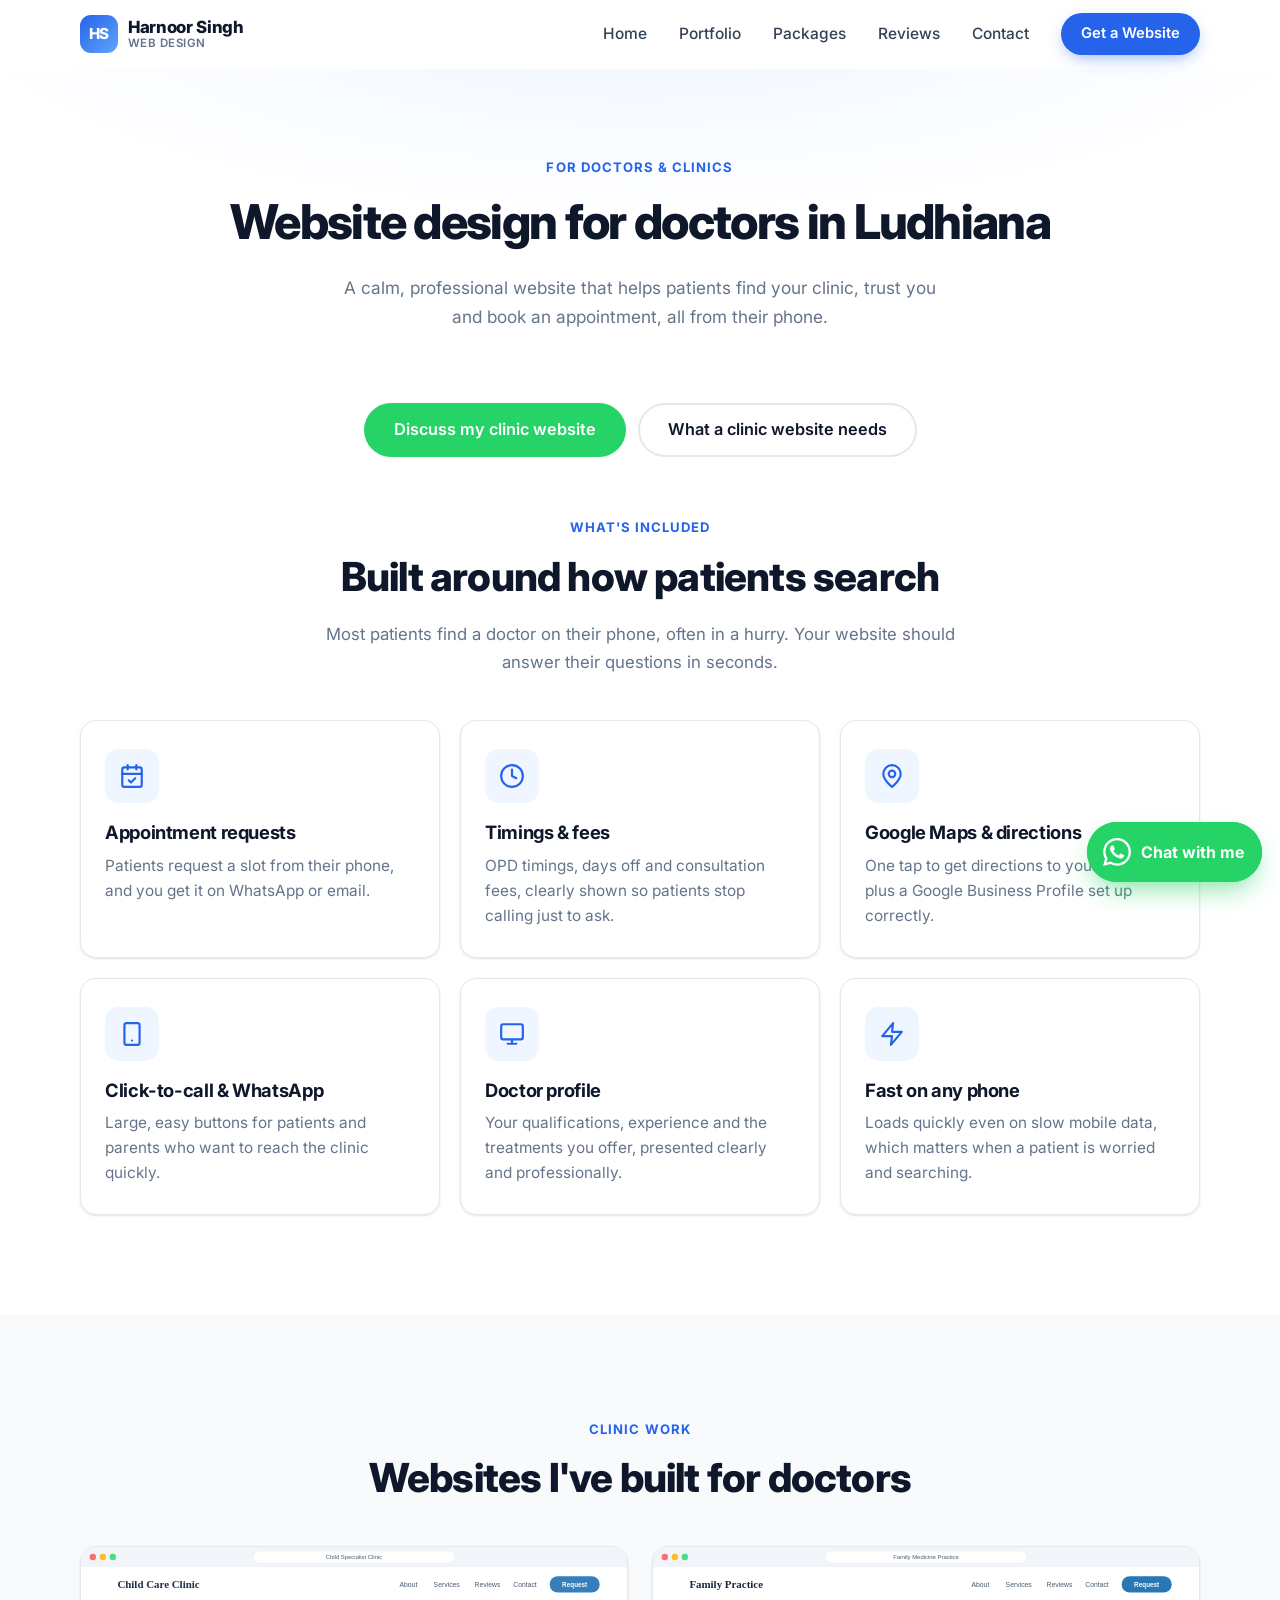
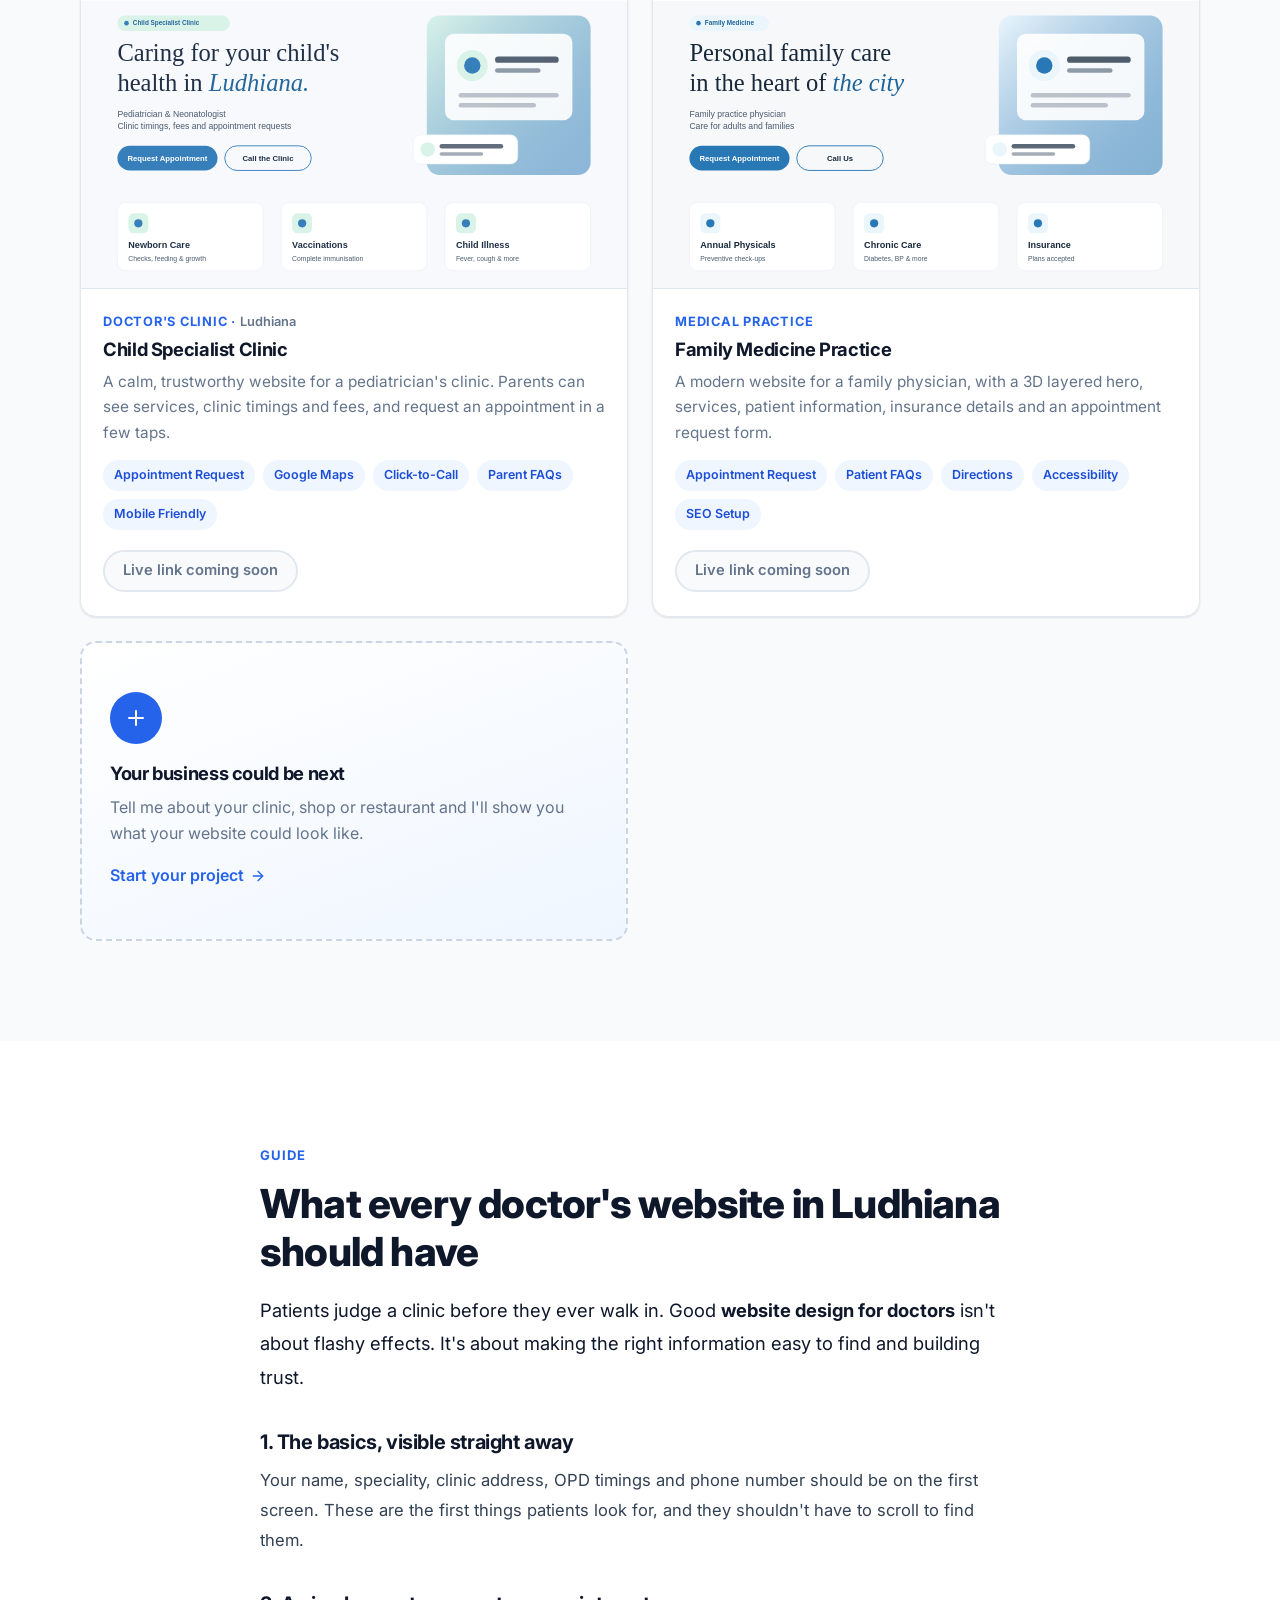
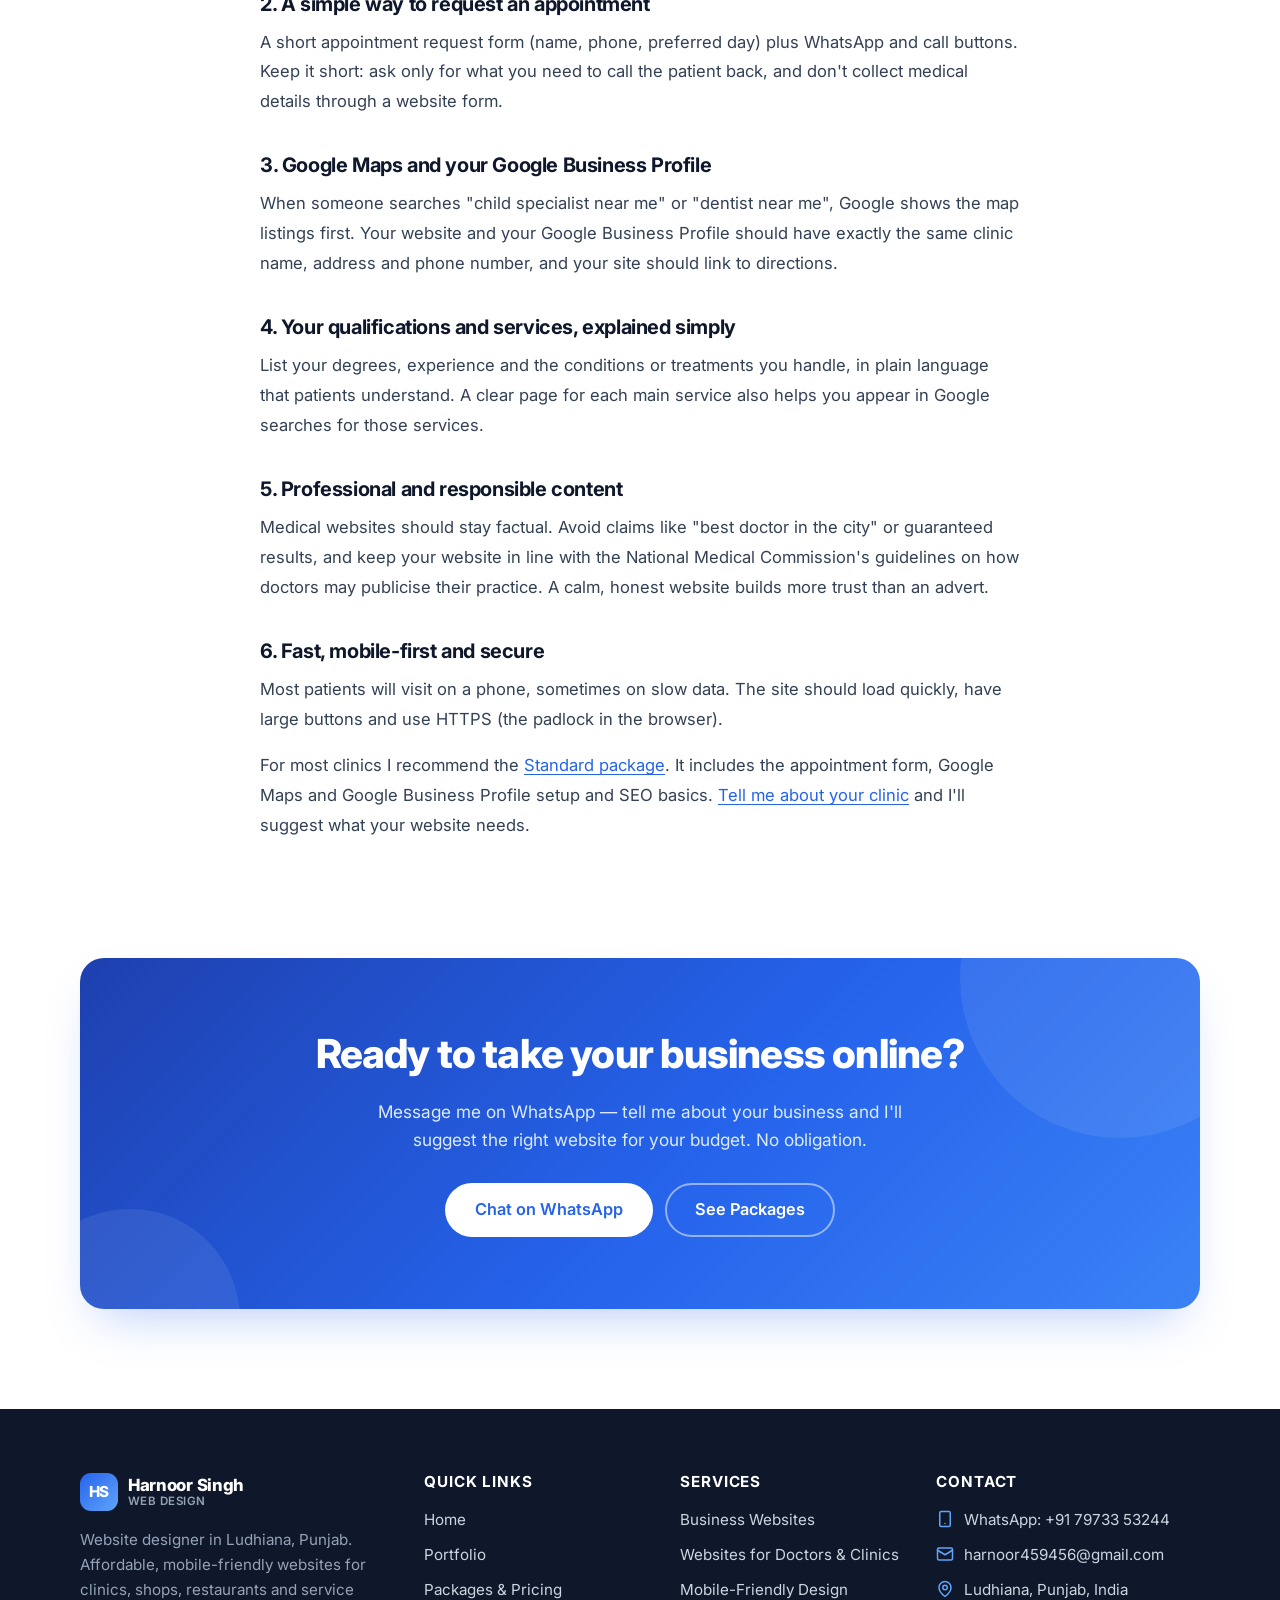
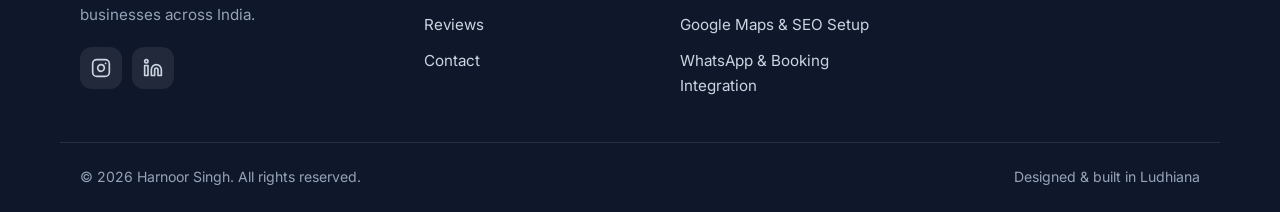
<file: doctors.html>
<!DOCTYPE html>
<html lang="en-IN">
<head>
  <meta charset="UTF-8">
  <meta name="viewport" content="width=device-width, initial-scale=1">
  <title>Website Design for Doctors & Clinics in Ludhiana | Harnoor Singh</title>
  <meta name="description" content="Website design for doctors and clinics in Ludhiana: appointment requests, OPD timings, Google Maps and WhatsApp, on a fast, mobile-friendly site that builds patient trust.">
  <link rel="canonical" href="https://harnoorsingh.netlify.app/doctors.html">
  <meta name="theme-color" content="#2563EB">

  <!-- Open Graph: controls the preview when this link is shared on WhatsApp / Facebook -->
  <meta property="og:type" content="website">
  <meta property="og:site_name" content="Harnoor Singh · Web Design">
  <meta property="og:locale" content="en_IN">
  <meta property="og:title" content="Website Design for Doctors & Clinics in Ludhiana | Harnoor Singh">
  <meta property="og:description" content="Website design for doctors and clinics in Ludhiana: appointment requests, OPD timings, Google Maps and WhatsApp, on a fast, mobile-friendly site that builds patient trust.">
  <meta property="og:url" content="https://harnoorsingh.netlify.app/doctors.html">
  <meta property="og:image" content="https://harnoorsingh.netlify.app/images/og-image.jpg">
  <meta property="og:image:width" content="1200">
  <meta property="og:image:height" content="630">
  <meta property="og:image:alt" content="Harnoor Singh — Websites that bring your business more customers">
  <meta name="twitter:card" content="summary_large_image">
  <meta name="twitter:title" content="Website Design for Doctors & Clinics in Ludhiana | Harnoor Singh">
  <meta name="twitter:description" content="Website design for doctors and clinics in Ludhiana: appointment requests, OPD timings, Google Maps and WhatsApp, on a fast, mobile-friendly site that builds patient trust.">
  <meta name="twitter:image" content="https://harnoorsingh.netlify.app/images/og-image.jpg">

  <link rel="icon" href="images/favicon.svg" type="image/svg+xml">
  <link rel="apple-touch-icon" href="images/apple-touch-icon.png">

  <!-- Font: Inter (Google Fonts) -->
  <link rel="preconnect" href="https://fonts.googleapis.com">
  <link rel="preconnect" href="https://fonts.gstatic.com" crossorigin>
  <link href="https://fonts.googleapis.com/css2?family=Inter:wght@400;500;600;700;800&display=swap" rel="stylesheet">

  <link rel="stylesheet" href="css/style.css">
  <noscript><style>.reveal { opacity: 1; transform: none; }</style></noscript>
  <script src="js/data.js" defer></script>
  <script src="js/main.js" defer></script>
</head>
<body data-page="doctors">
  <a class="skip-link" href="#main">Skip to content</a>

  <!-- ================= HEADER / NAVBAR ================= -->
  <header class="site-header">
    <div class="container nav-wrap">
      <a href="index.html" class="logo" aria-label="Harnoor Singh Web Design — home">
        <span class="logo-mark">HS</span>
        <span class="logo-text">Harnoor Singh<small>Web Design</small></span>
      </a>
      <nav class="main-nav" id="main-nav" aria-label="Main">
        <ul>
          <li><a href="index.html" data-nav="home">Home</a></li>
          <li><a href="portfolio.html" data-nav="portfolio">Portfolio</a></li>
          <li><a href="pricing.html" data-nav="pricing">Packages</a></li>
          <li><a href="reviews.html" data-nav="reviews">Reviews</a></li>
          <li><a href="contact.html" data-nav="contact">Contact</a></li>
        </ul>
        <a href="contact.html" class="btn btn-primary btn-sm nav-cta">Get a Website</a>
      </nav>
      <button class="nav-toggle" type="button" aria-expanded="false" aria-controls="main-nav" aria-label="Open menu">
        <span></span><span></span><span></span>
      </button>
    </div>
  </header>

  <main id="main">

    <section class="page-hero">
      <div class="container">
        <span class="eyebrow">For doctors &amp; clinics</span>
        <h1>Website design for doctors in Ludhiana</h1>
        <p>A calm, professional website that helps patients find your clinic, trust you and book an appointment, all from their phone.</p>
      </div>
    </section>

    <section class="section" style="padding-top:8px">
      <div class="container">
        <div class="btn-row" style="justify-content:center;margin-bottom:56px">
          <a class="btn btn-whatsapp btn-lg" href="https://wa.me/917973353244" data-wa="Hi Harnoor! I run a clinic and I'm interested in a website for my practice." target="_blank" rel="noopener">Discuss my clinic website</a>
          <a class="btn btn-outline btn-lg" href="#clinic-guide">What a clinic website needs</a>
        </div>
        <div class="section-head reveal">
          <span class="eyebrow">What's included</span>
          <h2>Built around how patients search</h2>
          <p>Most patients find a doctor on their phone, often in a hurry. Your website should answer their questions in seconds.</p>
        </div>
        <div class="grid-3">
          <article class="card service-card reveal">
            <div class="service-icon"><svg viewBox="0 0 24 24" aria-hidden="true" fill="none" stroke="currentColor" stroke-width="2" stroke-linecap="round" stroke-linejoin="round"><rect x="3" y="4" width="18" height="18" rx="2"/><path d="M16 2v4M8 2v4M3 10h18"/><path d="m9 16 2 2 4-4"/></svg></div>
            <h3>Appointment requests</h3>
            <p>Patients request a slot from their phone, and you get it on WhatsApp or email.</p>
          </article>
          <article class="card service-card reveal">
            <div class="service-icon"><svg viewBox="0 0 24 24" aria-hidden="true" fill="none" stroke="currentColor" stroke-width="2" stroke-linecap="round" stroke-linejoin="round"><circle cx="12" cy="12" r="10"/><path d="M12 6v6l4 2"/></svg></div>
            <h3>Timings &amp; fees</h3>
            <p>OPD timings, days off and consultation fees, clearly shown so patients stop calling just to ask.</p>
          </article>
          <article class="card service-card reveal">
            <div class="service-icon"><svg viewBox="0 0 24 24" aria-hidden="true" fill="none" stroke="currentColor" stroke-width="2" stroke-linecap="round" stroke-linejoin="round"><path d="M20 10c0 6-8 12-8 12s-8-6-8-12a8 8 0 0 1 16 0Z"/><circle cx="12" cy="10" r="3"/></svg></div>
            <h3>Google Maps &amp; directions</h3>
            <p>One tap to get directions to your clinic, plus a Google Business Profile set up correctly.</p>
          </article>
          <article class="card service-card reveal">
            <div class="service-icon"><svg viewBox="0 0 24 24" aria-hidden="true" fill="none" stroke="currentColor" stroke-width="2" stroke-linecap="round" stroke-linejoin="round"><rect x="5" y="2" width="14" height="20" rx="2"/><path d="M12 18h.01"/></svg></div>
            <h3>Click-to-call &amp; WhatsApp</h3>
            <p>Large, easy buttons for patients and parents who want to reach the clinic quickly.</p>
          </article>
          <article class="card service-card reveal">
            <div class="service-icon"><svg viewBox="0 0 24 24" aria-hidden="true" fill="none" stroke="currentColor" stroke-width="2" stroke-linecap="round" stroke-linejoin="round"><rect x="2" y="3" width="20" height="14" rx="2"/><path d="M8 21h8M12 17v4"/></svg></div>
            <h3>Doctor profile</h3>
            <p>Your qualifications, experience and the treatments you offer, presented clearly and professionally.</p>
          </article>
          <article class="card service-card reveal">
            <div class="service-icon"><svg viewBox="0 0 24 24" aria-hidden="true" fill="none" stroke="currentColor" stroke-width="2" stroke-linecap="round" stroke-linejoin="round"><path d="M13 2 3 14h9l-1 8 10-12h-9l1-8z"/></svg></div>
            <h3>Fast on any phone</h3>
            <p>Loads quickly even on slow mobile data, which matters when a patient is worried and searching.</p>
          </article>
        </div>
      </div>
    </section>

    <!-- Clinic projects (from js/data.js: categories containing Clinic / Medical / Doctor) -->
    <section class="section section-soft">
      <div class="container">
        <div class="section-head reveal">
          <span class="eyebrow">Clinic work</span>
          <h2>Websites I've built for doctors</h2>
        </div>
        <div class="project-grid" data-projects="doctors"></div>
      </div>
    </section>

    <!-- ================= ARTICLE: what every clinic website needs ================= -->
    <section class="section" id="clinic-guide">
      <div class="container">
        <article class="prose reveal">
          <span class="eyebrow">Guide</span>
          <h2>What every doctor's website in Ludhiana should have</h2>
          <p class="prose-lead">Patients judge a clinic before they ever walk in. Good <strong>website design for doctors</strong> isn't about flashy effects. It's about making the right information easy to find and building trust.</p>

          <h3>1. The basics, visible straight away</h3>
          <p>Your name, speciality, clinic address, OPD timings and phone number should be on the first screen. These are the first things patients look for, and they shouldn't have to scroll to find them.</p>

          <h3>2. A simple way to request an appointment</h3>
          <p>A short appointment request form (name, phone, preferred day) plus WhatsApp and call buttons. Keep it short: ask only for what you need to call the patient back, and don't collect medical details through a website form.</p>

          <h3>3. Google Maps and your Google Business Profile</h3>
          <p>When someone searches "child specialist near me" or "dentist near me", Google shows the map listings first. Your website and your Google Business Profile should have exactly the same clinic name, address and phone number, and your site should link to directions.</p>

          <h3>4. Your qualifications and services, explained simply</h3>
          <p>List your degrees, experience and the conditions or treatments you handle, in plain language that patients understand. A clear page for each main service also helps you appear in Google searches for those services.</p>

          <h3>5. Professional and responsible content</h3>
          <p>Medical websites should stay factual. Avoid claims like "best doctor in the city" or guaranteed results, and keep your website in line with the National Medical Commission's guidelines on how doctors may publicise their practice. A calm, honest website builds more trust than an advert.</p>

          <h3>6. Fast, mobile-first and secure</h3>
          <p>Most patients will visit on a phone, sometimes on slow data. The site should load quickly, have large buttons and use HTTPS (the padlock in the browser).</p>

          <p>For most clinics I recommend the <a href="pricing.html">Standard package</a>. It includes the appointment form, Google Maps and Google Business Profile setup and SEO basics. <a href="contact.html?package=Standard">Tell me about your clinic</a> and I'll suggest what your website needs.</p>
        </article>
      </div>
    </section>

    <!-- ================= CALL-TO-ACTION BANNER ================= -->
    <section class="cta-banner">
      <div class="container">
        <div class="cta-box reveal">
          <h2>Ready to take your business online?</h2>
          <p>Message me on WhatsApp — tell me about your business and I'll suggest the right website for your budget. No obligation.</p>
          <div class="btn-row">
            <a class="btn btn-white btn-lg" href="https://wa.me/917973353244" data-wa="Hi Harnoor! I saw your website and I'd like to know more about getting a website for my business." target="_blank" rel="noopener">Chat on WhatsApp</a>
            <a class="btn btn-ghost-light btn-lg" href="pricing.html">See Packages</a>
          </div>
        </div>
      </div>
    </section>
  </main>

  <!-- ================= FOOTER ================= -->
  <footer class="site-footer">
    <div class="container footer-grid">
      <div class="footer-brand">
        <a href="index.html" class="logo">
          <span class="logo-mark">HS</span>
          <span class="logo-text">Harnoor Singh<small>Web Design</small></span>
        </a>
        <p>Website designer in Ludhiana, Punjab. Affordable, mobile-friendly websites for clinics, shops, restaurants and service businesses across India.</p>
        <div class="socials">
          <a href="#" data-social="instagram" target="_blank" rel="noopener" aria-label="Instagram"><svg viewBox="0 0 24 24" aria-hidden="true" fill="none" stroke="currentColor" stroke-width="2" stroke-linecap="round" stroke-linejoin="round"><rect x="2" y="2" width="20" height="20" rx="5"/><path d="M16 11.37A4 4 0 1 1 12.63 8 4 4 0 0 1 16 11.37z"/><path d="M17.5 6.5h.01"/></svg></a>
          <a href="#" data-social="linkedin" target="_blank" rel="noopener" aria-label="LinkedIn"><svg viewBox="0 0 24 24" aria-hidden="true" fill="none" stroke="currentColor" stroke-width="2" stroke-linecap="round" stroke-linejoin="round"><path d="M16 8a6 6 0 0 1 6 6v7h-4v-7a2 2 0 0 0-4 0v7h-4v-7a6 6 0 0 1 6-6z"/><rect x="2" y="9" width="4" height="12"/><circle cx="4" cy="4" r="2"/></svg></a>
        </div>
      </div>
      <div>
        <h3>Quick Links</h3>
        <ul>
          <li><a href="index.html">Home</a></li>
          <li><a href="portfolio.html">Portfolio</a></li>
          <li><a href="pricing.html">Packages &amp; Pricing</a></li>
          <li><a href="reviews.html">Reviews</a></li>
          <li><a href="contact.html">Contact</a></li>
        </ul>
      </div>
      <div>
        <h3>Services</h3>
        <ul>
          <li><a href="pricing.html">Business Websites</a></li>
          <li><a href="doctors.html">Websites for Doctors &amp; Clinics</a></li>
          <li><a href="pricing.html">Mobile-Friendly Design</a></li>
          <li><a href="pricing.html">Google Maps &amp; SEO Setup</a></li>
          <li><a href="pricing.html">WhatsApp &amp; Booking Integration</a></li>
        </ul>
      </div>
      <div>
        <h3>Contact</h3>
        <ul class="footer-contact">
          <li><svg viewBox="0 0 24 24" aria-hidden="true" fill="none" stroke="currentColor" stroke-width="2" stroke-linecap="round" stroke-linejoin="round"><rect x="5" y="2" width="14" height="20" rx="2"/><path d="M12 18h.01"/></svg><a href="https://wa.me/917973353244" data-wa="Hi Harnoor! I saw your website and I'd like to know more about getting a website for my business." target="_blank" rel="noopener">WhatsApp: <span data-site="phone-text">+91 79733 53244</span></a></li>
          <li><svg viewBox="0 0 24 24" aria-hidden="true" fill="none" stroke="currentColor" stroke-width="2" stroke-linecap="round" stroke-linejoin="round"><rect x="2" y="4" width="20" height="16" rx="2"/><path d="m22 7-10 6L2 7"/></svg><a href="mailto:harnoor459456@gmail.com" data-site="email">harnoor459456@gmail.com</a></li>
          <li><svg viewBox="0 0 24 24" aria-hidden="true" fill="none" stroke="currentColor" stroke-width="2" stroke-linecap="round" stroke-linejoin="round"><path d="M20 10c0 6-8 12-8 12s-8-6-8-12a8 8 0 0 1 16 0Z"/><circle cx="12" cy="10" r="3"/></svg><span data-site="location-text">Ludhiana, Punjab, India</span></li>
        </ul>
      </div>
    </div>
    <div class="container footer-bottom">
      <span>&copy; <span data-year>2026</span> Harnoor Singh. All rights reserved.</span>
      <span>Designed &amp; built in Ludhiana</span>
    </div>
  </footer>

  <!-- Floating WhatsApp button (every page) -->
  <a class="wa-float" href="https://wa.me/917973353244" data-wa="Hi Harnoor! I saw your website and I'd like to know more about getting a website for my business." target="_blank" rel="noopener" aria-label="Chat with Harnoor on WhatsApp">
    <svg viewBox="0 0 24 24" aria-hidden="true"><path d="M17.472 14.382c-.297-.149-1.758-.867-2.03-.967-.273-.099-.471-.148-.67.15-.197.297-.767.966-.94 1.164-.173.199-.347.223-.644.075-.297-.15-1.255-.463-2.39-1.475-.883-.788-1.48-1.761-1.653-2.059-.173-.297-.018-.458.13-.606.134-.133.298-.347.446-.52.149-.174.198-.298.298-.497.099-.198.05-.371-.025-.52-.075-.149-.669-1.612-.916-2.207-.242-.579-.487-.5-.669-.51-.173-.008-.371-.01-.57-.01-.198 0-.52.074-.792.372-.272.297-1.04 1.016-1.04 2.479 0 1.462 1.065 2.875 1.213 3.074.149.198 2.096 3.2 5.077 4.487.709.306 1.262.489 1.694.625.712.227 1.36.195 1.871.118.571-.085 1.758-.719 2.006-1.413.248-.694.248-1.289.173-1.413-.074-.124-.272-.198-.57-.347m-5.421 7.403h-.004a9.87 9.87 0 0 1-5.031-1.378l-.361-.214-3.741.982.998-3.648-.235-.374a9.86 9.86 0 0 1-1.51-5.26c.001-5.45 4.436-9.884 9.888-9.884 2.64 0 5.122 1.03 6.988 2.898a9.825 9.825 0 0 1 2.893 6.994c-.003 5.45-4.437 9.884-9.885 9.884m8.413-18.297A11.815 11.815 0 0 0 12.05 0C5.495 0 .16 5.335.157 11.892c0 2.096.547 4.142 1.588 5.945L.057 24l6.305-1.654a11.882 11.882 0 0 0 5.683 1.448h.005c6.554 0 11.89-5.335 11.893-11.893a11.821 11.821 0 0 0-3.48-8.413z"/></svg><span class="wa-float-label">Chat with me</span>
  </a>
</body>
</html>
</file>
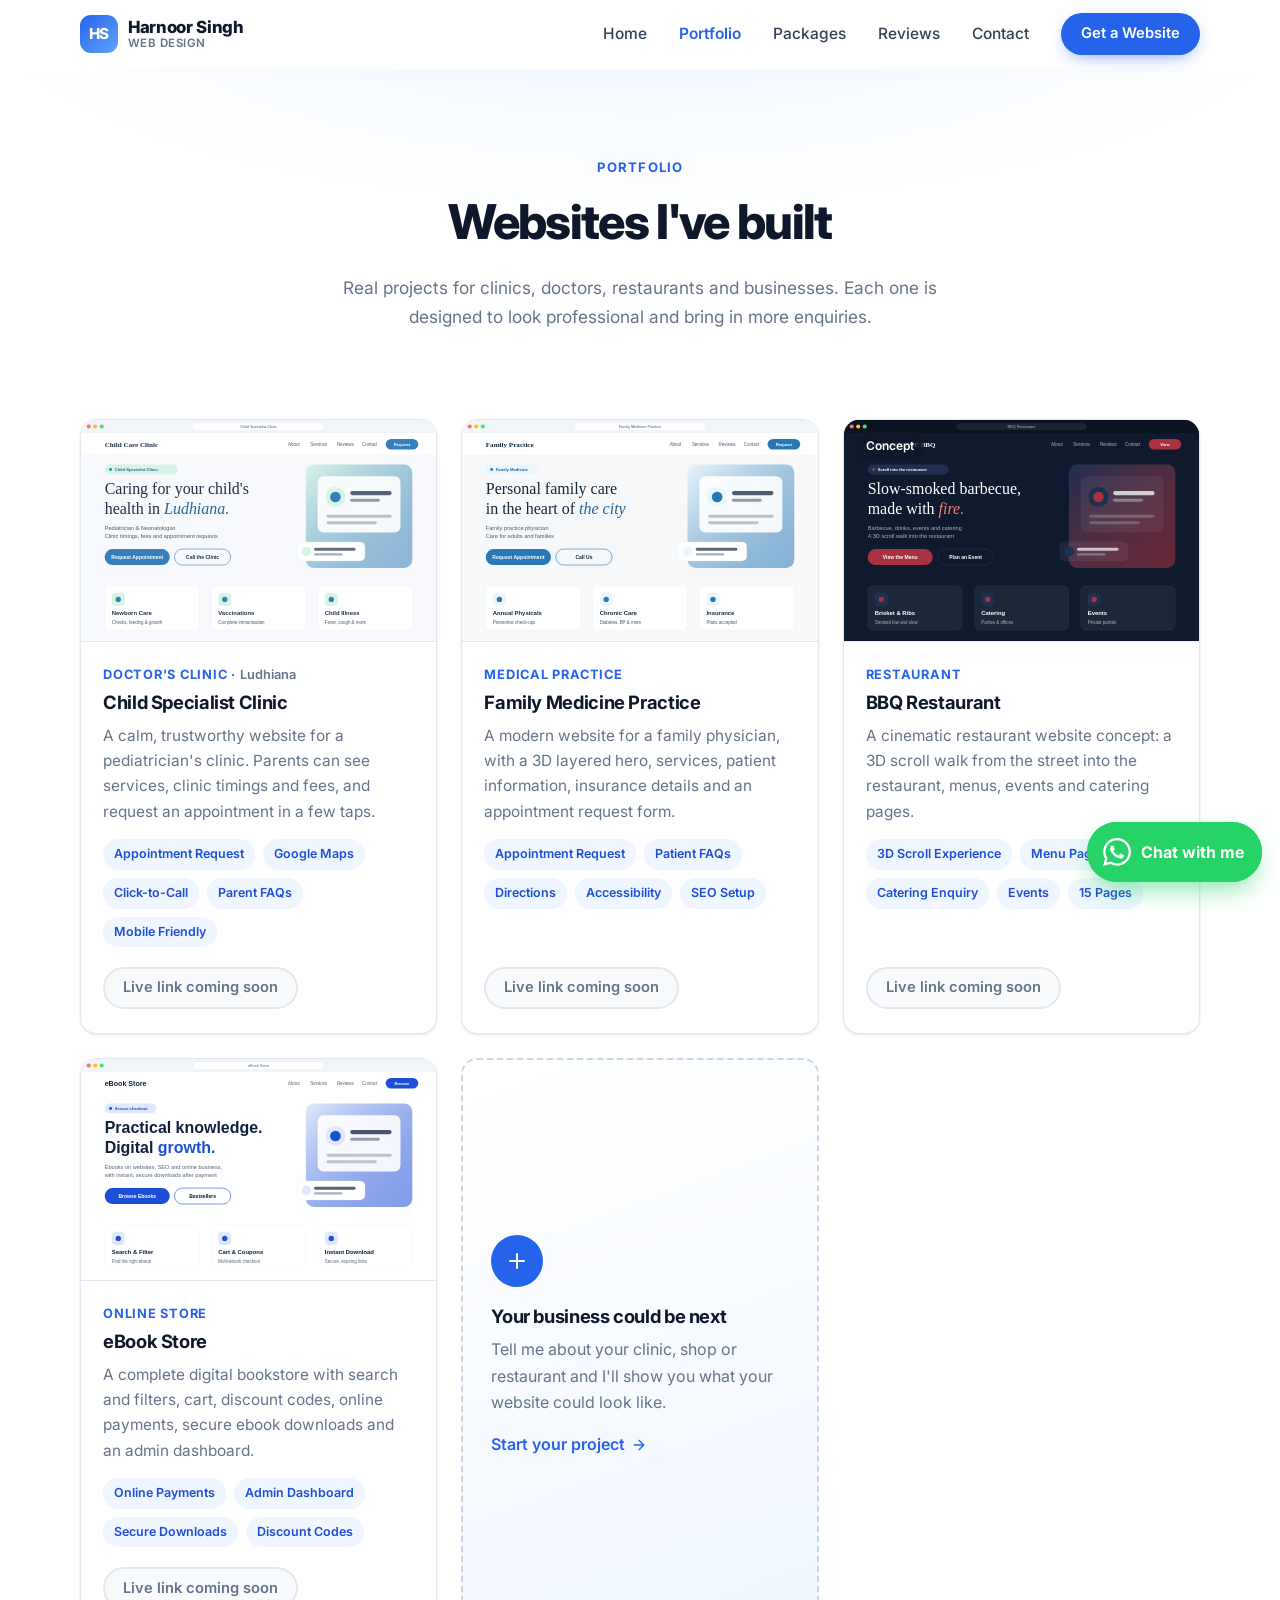
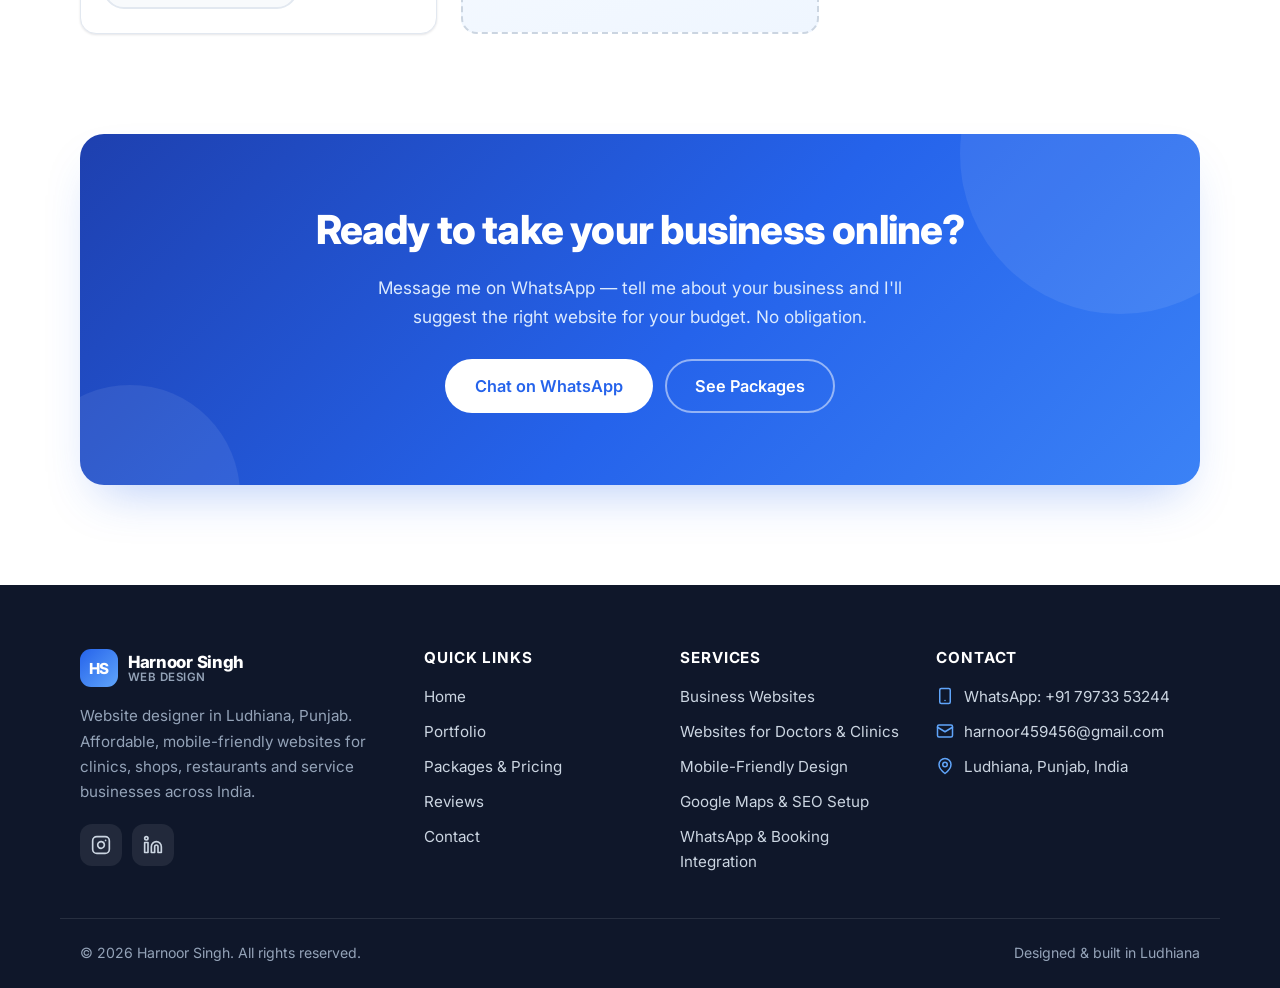
<file: portfolio.html>
<!DOCTYPE html>
<html lang="en-IN">
<head>
  <meta charset="UTF-8">
  <meta name="viewport" content="width=device-width, initial-scale=1">
  <title>Portfolio | Harnoor Singh — Website Designer, Ludhiana</title>
  <meta name="description" content="See websites I've designed and built for clinics, doctors, restaurants and businesses — with appointment booking, Google Maps, WhatsApp and more.">
  <link rel="canonical" href="https://harnoorsingh.netlify.app/portfolio.html">
  <meta name="theme-color" content="#2563EB">

  <!-- Open Graph: controls the preview when this link is shared on WhatsApp / Facebook -->
  <meta property="og:type" content="website">
  <meta property="og:site_name" content="Harnoor Singh · Web Design">
  <meta property="og:locale" content="en_IN">
  <meta property="og:title" content="Portfolio | Harnoor Singh — Website Designer, Ludhiana">
  <meta property="og:description" content="See websites I've designed and built for clinics, doctors, restaurants and businesses — with appointment booking, Google Maps, WhatsApp and more.">
  <meta property="og:url" content="https://harnoorsingh.netlify.app/portfolio.html">
  <meta property="og:image" content="https://harnoorsingh.netlify.app/images/og-image.jpg">
  <meta property="og:image:width" content="1200">
  <meta property="og:image:height" content="630">
  <meta property="og:image:alt" content="Harnoor Singh — Websites that bring your business more customers">
  <meta name="twitter:card" content="summary_large_image">
  <meta name="twitter:title" content="Portfolio | Harnoor Singh — Website Designer, Ludhiana">
  <meta name="twitter:description" content="See websites I've designed and built for clinics, doctors, restaurants and businesses — with appointment booking, Google Maps, WhatsApp and more.">
  <meta name="twitter:image" content="https://harnoorsingh.netlify.app/images/og-image.jpg">

  <link rel="icon" href="images/favicon.svg" type="image/svg+xml">
  <link rel="apple-touch-icon" href="images/apple-touch-icon.png">

  <!-- Font: Inter (Google Fonts) -->
  <link rel="preconnect" href="https://fonts.googleapis.com">
  <link rel="preconnect" href="https://fonts.gstatic.com" crossorigin>
  <link href="https://fonts.googleapis.com/css2?family=Inter:wght@400;500;600;700;800&display=swap" rel="stylesheet">

  <link rel="stylesheet" href="css/style.css">
  <noscript><style>.reveal { opacity: 1; transform: none; }</style></noscript>
  <script src="js/data.js" defer></script>
  <script src="js/main.js" defer></script>
</head>
<body data-page="portfolio">
  <a class="skip-link" href="#main">Skip to content</a>

  <!-- ================= HEADER / NAVBAR ================= -->
  <header class="site-header">
    <div class="container nav-wrap">
      <a href="index.html" class="logo" aria-label="Harnoor Singh Web Design — home">
        <span class="logo-mark">HS</span>
        <span class="logo-text">Harnoor Singh<small>Web Design</small></span>
      </a>
      <nav class="main-nav" id="main-nav" aria-label="Main">
        <ul>
          <li><a href="index.html" data-nav="home">Home</a></li>
          <li><a href="portfolio.html" data-nav="portfolio">Portfolio</a></li>
          <li><a href="pricing.html" data-nav="pricing">Packages</a></li>
          <li><a href="reviews.html" data-nav="reviews">Reviews</a></li>
          <li><a href="contact.html" data-nav="contact">Contact</a></li>
        </ul>
        <a href="contact.html" class="btn btn-primary btn-sm nav-cta">Get a Website</a>
      </nav>
      <button class="nav-toggle" type="button" aria-expanded="false" aria-controls="main-nav" aria-label="Open menu">
        <span></span><span></span><span></span>
      </button>
    </div>
  </header>

  <main id="main">

    <section class="page-hero">
      <div class="container">
        <span class="eyebrow">Portfolio</span>
        <h1>Websites I've built</h1>
        <p>Real projects for clinics, doctors, restaurants and businesses. Each one is designed to look professional and bring in more enquiries.</p>
      </div>
    </section>

    <section class="section" style="padding-top:24px">
      <div class="container">
        <!-- Project cards are created from the PROJECTS list in js/data.js -->
        <div class="project-grid cols-3" data-projects="all"></div>
      </div>
    </section>

    <!-- ================= CALL-TO-ACTION BANNER ================= -->
    <section class="cta-banner">
      <div class="container">
        <div class="cta-box reveal">
          <h2>Ready to take your business online?</h2>
          <p>Message me on WhatsApp — tell me about your business and I'll suggest the right website for your budget. No obligation.</p>
          <div class="btn-row">
            <a class="btn btn-white btn-lg" href="https://wa.me/917973353244" data-wa="Hi Harnoor! I saw your website and I'd like to know more about getting a website for my business." target="_blank" rel="noopener">Chat on WhatsApp</a>
            <a class="btn btn-ghost-light btn-lg" href="pricing.html">See Packages</a>
          </div>
        </div>
      </div>
    </section>
  </main>

  <!-- ================= FOOTER ================= -->
  <footer class="site-footer">
    <div class="container footer-grid">
      <div class="footer-brand">
        <a href="index.html" class="logo">
          <span class="logo-mark">HS</span>
          <span class="logo-text">Harnoor Singh<small>Web Design</small></span>
        </a>
        <p>Website designer in Ludhiana, Punjab. Affordable, mobile-friendly websites for clinics, shops, restaurants and service businesses across India.</p>
        <div class="socials">
          <a href="#" data-social="instagram" target="_blank" rel="noopener" aria-label="Instagram"><svg viewBox="0 0 24 24" aria-hidden="true" fill="none" stroke="currentColor" stroke-width="2" stroke-linecap="round" stroke-linejoin="round"><rect x="2" y="2" width="20" height="20" rx="5"/><path d="M16 11.37A4 4 0 1 1 12.63 8 4 4 0 0 1 16 11.37z"/><path d="M17.5 6.5h.01"/></svg></a>
          <a href="#" data-social="linkedin" target="_blank" rel="noopener" aria-label="LinkedIn"><svg viewBox="0 0 24 24" aria-hidden="true" fill="none" stroke="currentColor" stroke-width="2" stroke-linecap="round" stroke-linejoin="round"><path d="M16 8a6 6 0 0 1 6 6v7h-4v-7a2 2 0 0 0-4 0v7h-4v-7a6 6 0 0 1 6-6z"/><rect x="2" y="9" width="4" height="12"/><circle cx="4" cy="4" r="2"/></svg></a>
        </div>
      </div>
      <div>
        <h3>Quick Links</h3>
        <ul>
          <li><a href="index.html">Home</a></li>
          <li><a href="portfolio.html">Portfolio</a></li>
          <li><a href="pricing.html">Packages &amp; Pricing</a></li>
          <li><a href="reviews.html">Reviews</a></li>
          <li><a href="contact.html">Contact</a></li>
        </ul>
      </div>
      <div>
        <h3>Services</h3>
        <ul>
          <li><a href="pricing.html">Business Websites</a></li>
          <li><a href="doctors.html">Websites for Doctors &amp; Clinics</a></li>
          <li><a href="pricing.html">Mobile-Friendly Design</a></li>
          <li><a href="pricing.html">Google Maps &amp; SEO Setup</a></li>
          <li><a href="pricing.html">WhatsApp &amp; Booking Integration</a></li>
        </ul>
      </div>
      <div>
        <h3>Contact</h3>
        <ul class="footer-contact">
          <li><svg viewBox="0 0 24 24" aria-hidden="true" fill="none" stroke="currentColor" stroke-width="2" stroke-linecap="round" stroke-linejoin="round"><rect x="5" y="2" width="14" height="20" rx="2"/><path d="M12 18h.01"/></svg><a href="https://wa.me/917973353244" data-wa="Hi Harnoor! I saw your website and I'd like to know more about getting a website for my business." target="_blank" rel="noopener">WhatsApp: <span data-site="phone-text">+91 79733 53244</span></a></li>
          <li><svg viewBox="0 0 24 24" aria-hidden="true" fill="none" stroke="currentColor" stroke-width="2" stroke-linecap="round" stroke-linejoin="round"><rect x="2" y="4" width="20" height="16" rx="2"/><path d="m22 7-10 6L2 7"/></svg><a href="mailto:harnoor459456@gmail.com" data-site="email">harnoor459456@gmail.com</a></li>
          <li><svg viewBox="0 0 24 24" aria-hidden="true" fill="none" stroke="currentColor" stroke-width="2" stroke-linecap="round" stroke-linejoin="round"><path d="M20 10c0 6-8 12-8 12s-8-6-8-12a8 8 0 0 1 16 0Z"/><circle cx="12" cy="10" r="3"/></svg><span data-site="location-text">Ludhiana, Punjab, India</span></li>
        </ul>
      </div>
    </div>
    <div class="container footer-bottom">
      <span>&copy; <span data-year>2026</span> Harnoor Singh. All rights reserved.</span>
      <span>Designed &amp; built in Ludhiana</span>
    </div>
  </footer>

  <!-- Floating WhatsApp button (every page) -->
  <a class="wa-float" href="https://wa.me/917973353244" data-wa="Hi Harnoor! I saw your website and I'd like to know more about getting a website for my business." target="_blank" rel="noopener" aria-label="Chat with Harnoor on WhatsApp">
    <svg viewBox="0 0 24 24" aria-hidden="true"><path d="M17.472 14.382c-.297-.149-1.758-.867-2.03-.967-.273-.099-.471-.148-.67.15-.197.297-.767.966-.94 1.164-.173.199-.347.223-.644.075-.297-.15-1.255-.463-2.39-1.475-.883-.788-1.48-1.761-1.653-2.059-.173-.297-.018-.458.13-.606.134-.133.298-.347.446-.52.149-.174.198-.298.298-.497.099-.198.05-.371-.025-.52-.075-.149-.669-1.612-.916-2.207-.242-.579-.487-.5-.669-.51-.173-.008-.371-.01-.57-.01-.198 0-.52.074-.792.372-.272.297-1.04 1.016-1.04 2.479 0 1.462 1.065 2.875 1.213 3.074.149.198 2.096 3.2 5.077 4.487.709.306 1.262.489 1.694.625.712.227 1.36.195 1.871.118.571-.085 1.758-.719 2.006-1.413.248-.694.248-1.289.173-1.413-.074-.124-.272-.198-.57-.347m-5.421 7.403h-.004a9.87 9.87 0 0 1-5.031-1.378l-.361-.214-3.741.982.998-3.648-.235-.374a9.86 9.86 0 0 1-1.51-5.26c.001-5.45 4.436-9.884 9.888-9.884 2.64 0 5.122 1.03 6.988 2.898a9.825 9.825 0 0 1 2.893 6.994c-.003 5.45-4.437 9.884-9.885 9.884m8.413-18.297A11.815 11.815 0 0 0 12.05 0C5.495 0 .16 5.335.157 11.892c0 2.096.547 4.142 1.588 5.945L.057 24l6.305-1.654a11.882 11.882 0 0 0 5.683 1.448h.005c6.554 0 11.89-5.335 11.893-11.893a11.821 11.821 0 0 0-3.48-8.413z"/></svg><span class="wa-float-label">Chat with me</span>
  </a>
</body>
</html>
</file>
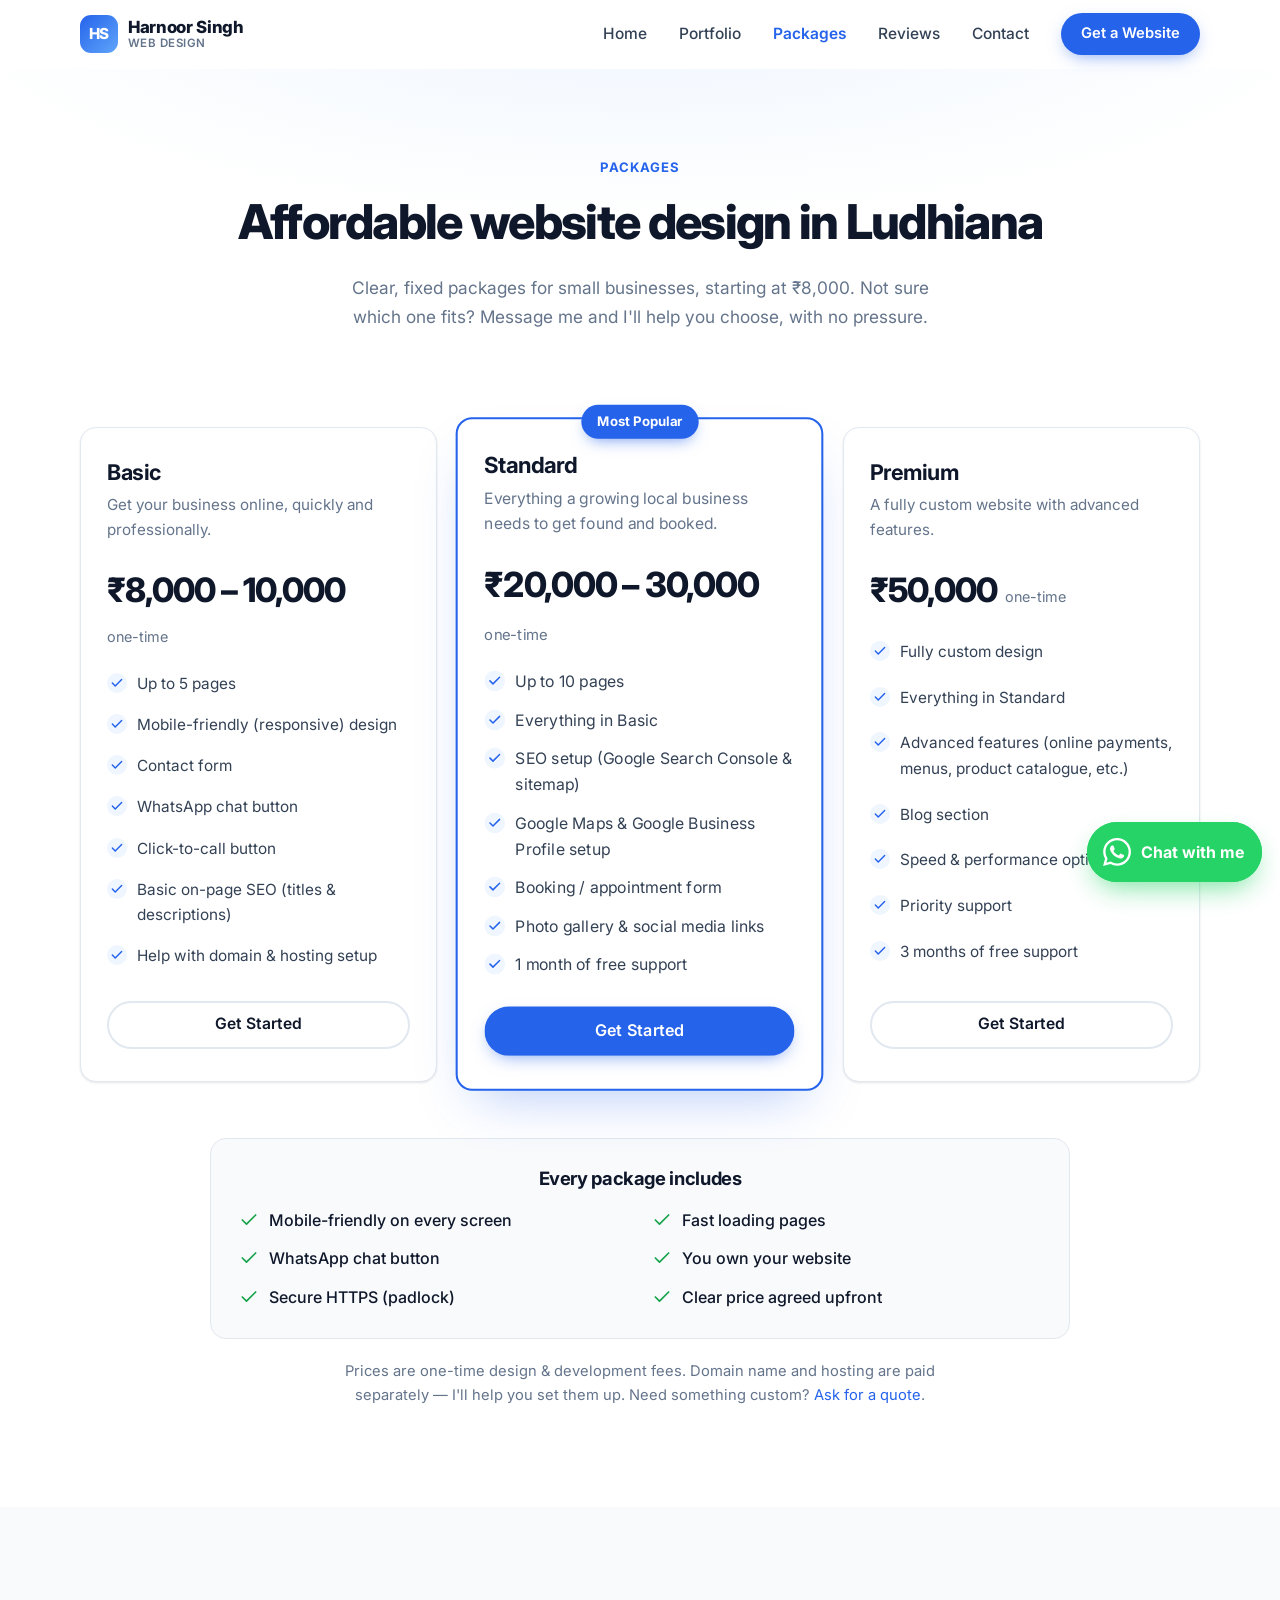
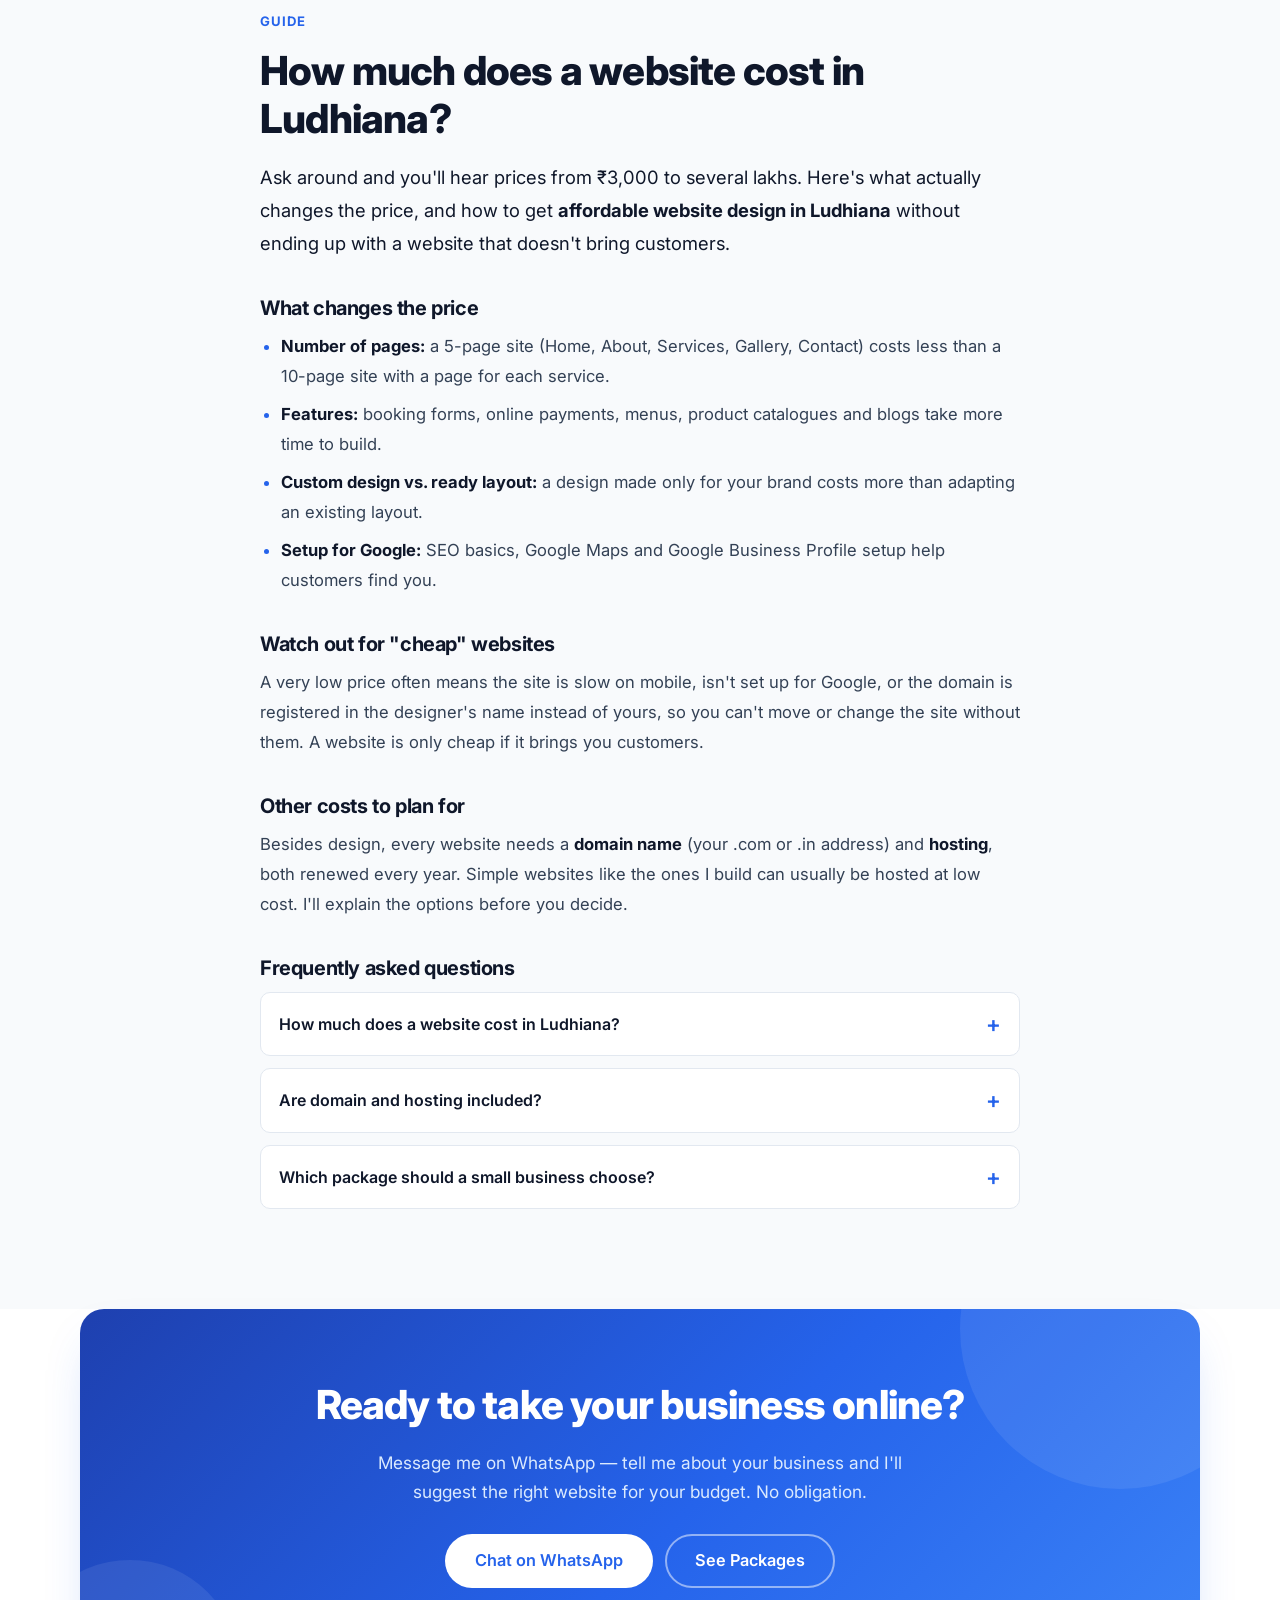
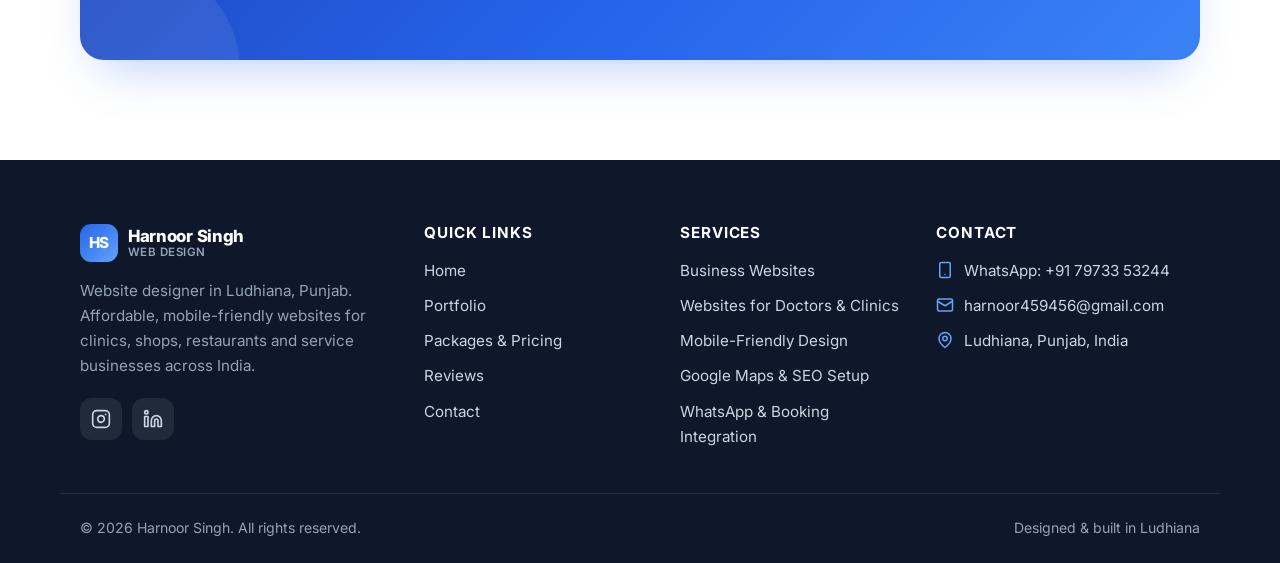
<file: pricing.html>
<!DOCTYPE html>
<html lang="en-IN">
<head>
  <meta charset="UTF-8">
  <meta name="viewport" content="width=device-width, initial-scale=1">
  <title>Affordable Website Design in Ludhiana | Packages from ₹8,000</title>
  <meta name="description" content="Affordable website design in Ludhiana for small businesses: Basic ₹8,000–10,000, Standard ₹20,000–30,000, Premium ₹50,000. Mobile-friendly and WhatsApp ready.">
  <link rel="canonical" href="https://harnoorsingh.netlify.app/pricing.html">
  <meta name="theme-color" content="#2563EB">

  <!-- Open Graph: controls the preview when this link is shared on WhatsApp / Facebook -->
  <meta property="og:type" content="website">
  <meta property="og:site_name" content="Harnoor Singh · Web Design">
  <meta property="og:locale" content="en_IN">
  <meta property="og:title" content="Affordable Website Design in Ludhiana | Packages from ₹8,000">
  <meta property="og:description" content="Affordable website design in Ludhiana for small businesses: Basic ₹8,000–10,000, Standard ₹20,000–30,000, Premium ₹50,000. Mobile-friendly and WhatsApp ready.">
  <meta property="og:url" content="https://harnoorsingh.netlify.app/pricing.html">
  <meta property="og:image" content="https://harnoorsingh.netlify.app/images/og-image.jpg">
  <meta property="og:image:width" content="1200">
  <meta property="og:image:height" content="630">
  <meta property="og:image:alt" content="Harnoor Singh — Websites that bring your business more customers">
  <meta name="twitter:card" content="summary_large_image">
  <meta name="twitter:title" content="Affordable Website Design in Ludhiana | Packages from ₹8,000">
  <meta name="twitter:description" content="Affordable website design in Ludhiana for small businesses: Basic ₹8,000–10,000, Standard ₹20,000–30,000, Premium ₹50,000. Mobile-friendly and WhatsApp ready.">
  <meta name="twitter:image" content="https://harnoorsingh.netlify.app/images/og-image.jpg">

  <link rel="icon" href="images/favicon.svg" type="image/svg+xml">
  <link rel="apple-touch-icon" href="images/apple-touch-icon.png">

  <!-- Font: Inter (Google Fonts) -->
  <link rel="preconnect" href="https://fonts.googleapis.com">
  <link rel="preconnect" href="https://fonts.gstatic.com" crossorigin>
  <link href="https://fonts.googleapis.com/css2?family=Inter:wght@400;500;600;700;800&display=swap" rel="stylesheet">

  <link rel="stylesheet" href="css/style.css">
  <noscript><style>.reveal { opacity: 1; transform: none; }</style></noscript>
  <script src="js/data.js" defer></script>
  <script src="js/main.js" defer></script>
  <script type="application/ld+json">
{
  "@context": "https://schema.org",
  "@type": "FAQPage",
  "mainEntity": [
    {
      "@type": "Question",
      "name": "How much does a website cost in Ludhiana?",
      "acceptedAnswer": {
        "@type": "Answer",
        "text": "A simple business website with up to 5 pages starts at ₹8,000–10,000 with my Basic package. A website with SEO setup, Google Maps and a booking form is ₹20,000–30,000, and a fully custom website with advanced features is ₹50,000."
      }
    },
    {
      "@type": "Question",
      "name": "Are domain and hosting included?",
      "acceptedAnswer": {
        "@type": "Answer",
        "text": "No. The domain name and hosting are paid separately, in your name, so you always own your website. I help you choose and set them up."
      }
    },
    {
      "@type": "Question",
      "name": "Which package should a small business choose?",
      "acceptedAnswer": {
        "@type": "Answer",
        "text": "Most shops and service businesses start well with Basic. Clinics, restaurants and businesses that want to be found on Google and take bookings usually choose Standard."
      }
    }
  ]
}
  </script>
</head>
<body data-page="pricing">
  <a class="skip-link" href="#main">Skip to content</a>

  <!-- ================= HEADER / NAVBAR ================= -->
  <header class="site-header">
    <div class="container nav-wrap">
      <a href="index.html" class="logo" aria-label="Harnoor Singh Web Design — home">
        <span class="logo-mark">HS</span>
        <span class="logo-text">Harnoor Singh<small>Web Design</small></span>
      </a>
      <nav class="main-nav" id="main-nav" aria-label="Main">
        <ul>
          <li><a href="index.html" data-nav="home">Home</a></li>
          <li><a href="portfolio.html" data-nav="portfolio">Portfolio</a></li>
          <li><a href="pricing.html" data-nav="pricing">Packages</a></li>
          <li><a href="reviews.html" data-nav="reviews">Reviews</a></li>
          <li><a href="contact.html" data-nav="contact">Contact</a></li>
        </ul>
        <a href="contact.html" class="btn btn-primary btn-sm nav-cta">Get a Website</a>
      </nav>
      <button class="nav-toggle" type="button" aria-expanded="false" aria-controls="main-nav" aria-label="Open menu">
        <span></span><span></span><span></span>
      </button>
    </div>
  </header>

  <main id="main">

    <section class="page-hero">
      <div class="container">
        <span class="eyebrow">Packages</span>
        <h1>Affordable website design in Ludhiana</h1>
        <p>Clear, fixed packages for small businesses, starting at ₹8,000. Not sure which one fits? Message me and I'll help you choose, with no pressure.</p>
      </div>
    </section>

    <section class="section" style="padding-top:32px">
      <div class="container">
        <!-- Pricing cards are created from the PACKAGES list in js/data.js -->
        <div class="pricing-grid" data-pricing></div>

        <div class="includes reveal">
          <h3>Every package includes</h3>
          <ul>
            <li><svg viewBox="0 0 24 24" aria-hidden="true" fill="none" stroke="currentColor" stroke-width="2" stroke-linecap="round" stroke-linejoin="round"><path d="M20 6 9 17l-5-5"/></svg>Mobile-friendly on every screen</li><li><svg viewBox="0 0 24 24" aria-hidden="true" fill="none" stroke="currentColor" stroke-width="2" stroke-linecap="round" stroke-linejoin="round"><path d="M20 6 9 17l-5-5"/></svg>Fast loading pages</li><li><svg viewBox="0 0 24 24" aria-hidden="true" fill="none" stroke="currentColor" stroke-width="2" stroke-linecap="round" stroke-linejoin="round"><path d="M20 6 9 17l-5-5"/></svg>WhatsApp chat button</li><li><svg viewBox="0 0 24 24" aria-hidden="true" fill="none" stroke="currentColor" stroke-width="2" stroke-linecap="round" stroke-linejoin="round"><path d="M20 6 9 17l-5-5"/></svg>You own your website</li><li><svg viewBox="0 0 24 24" aria-hidden="true" fill="none" stroke="currentColor" stroke-width="2" stroke-linecap="round" stroke-linejoin="round"><path d="M20 6 9 17l-5-5"/></svg>Secure HTTPS (padlock)</li><li><svg viewBox="0 0 24 24" aria-hidden="true" fill="none" stroke="currentColor" stroke-width="2" stroke-linecap="round" stroke-linejoin="round"><path d="M20 6 9 17l-5-5"/></svg>Clear price agreed upfront</li>
          </ul>
        </div>
        <!-- Edit this note to match how you charge -->
        <p class="price-note">Prices are one-time design &amp; development fees. Domain name and hosting are paid separately — I'll help you set them up. Need something custom? <a href="https://wa.me/917973353244" data-wa="Hi Harnoor! I need a custom website quote." target="_blank" rel="noopener">Ask for a quote</a>.</p>
      </div>
    </section>

    <!-- ================= ARTICLE: website cost in Ludhiana ================= -->
    <section class="section section-soft" id="website-cost">
      <div class="container">
        <article class="prose reveal">
          <span class="eyebrow">Guide</span>
          <h2>How much does a website cost in Ludhiana?</h2>
          <p class="prose-lead">Ask around and you'll hear prices from ₹3,000 to several lakhs. Here's what actually changes the price, and how to get <strong>affordable website design in Ludhiana</strong> without ending up with a website that doesn't bring customers.</p>

          <h3>What changes the price</h3>
          <ul>
            <li><strong>Number of pages:</strong> a 5-page site (Home, About, Services, Gallery, Contact) costs less than a 10-page site with a page for each service.</li>
            <li><strong>Features:</strong> booking forms, online payments, menus, product catalogues and blogs take more time to build.</li>
            <li><strong>Custom design vs. ready layout:</strong> a design made only for your brand costs more than adapting an existing layout.</li>
            <li><strong>Setup for Google:</strong> SEO basics, Google Maps and Google Business Profile setup help customers find you.</li>
          </ul>

          <h3>Watch out for "cheap" websites</h3>
          <p>A very low price often means the site is slow on mobile, isn't set up for Google, or the domain is registered in the designer's name instead of yours, so you can't move or change the site without them. A website is only cheap if it brings you customers.</p>

          <h3>Other costs to plan for</h3>
          <p>Besides design, every website needs a <strong>domain name</strong> (your .com or .in address) and <strong>hosting</strong>, both renewed every year. Simple websites like the ones I build can usually be hosted at low cost. I'll explain the options before you decide.</p>

          <h3>Frequently asked questions</h3>
          <div class="faq">
            <details>
              <summary>How much does a website cost in Ludhiana?</summary>
              <p>A simple business website with up to 5 pages starts at ₹8,000–10,000 with my Basic package. A website with SEO setup, Google Maps and a booking form is ₹20,000–30,000, and a fully custom website with advanced features is ₹50,000.</p>
            </details>
            <details>
              <summary>Are domain and hosting included?</summary>
              <p>No. The domain name and hosting are paid separately, in your name, so you always own your website. I help you choose and set them up.</p>
            </details>
            <details>
              <summary>Which package should a small business choose?</summary>
              <p>Most shops and service businesses start well with Basic. Clinics, restaurants and businesses that want to be found on Google and take bookings usually choose Standard.</p>
            </details>
          </div>
        </article>
      </div>
    </section>

    <!-- ================= CALL-TO-ACTION BANNER ================= -->
    <section class="cta-banner">
      <div class="container">
        <div class="cta-box reveal">
          <h2>Ready to take your business online?</h2>
          <p>Message me on WhatsApp — tell me about your business and I'll suggest the right website for your budget. No obligation.</p>
          <div class="btn-row">
            <a class="btn btn-white btn-lg" href="https://wa.me/917973353244" data-wa="Hi Harnoor! I saw your website and I'd like to know more about getting a website for my business." target="_blank" rel="noopener">Chat on WhatsApp</a>
            <a class="btn btn-ghost-light btn-lg" href="pricing.html">See Packages</a>
          </div>
        </div>
      </div>
    </section>
  </main>

  <!-- ================= FOOTER ================= -->
  <footer class="site-footer">
    <div class="container footer-grid">
      <div class="footer-brand">
        <a href="index.html" class="logo">
          <span class="logo-mark">HS</span>
          <span class="logo-text">Harnoor Singh<small>Web Design</small></span>
        </a>
        <p>Website designer in Ludhiana, Punjab. Affordable, mobile-friendly websites for clinics, shops, restaurants and service businesses across India.</p>
        <div class="socials">
          <a href="#" data-social="instagram" target="_blank" rel="noopener" aria-label="Instagram"><svg viewBox="0 0 24 24" aria-hidden="true" fill="none" stroke="currentColor" stroke-width="2" stroke-linecap="round" stroke-linejoin="round"><rect x="2" y="2" width="20" height="20" rx="5"/><path d="M16 11.37A4 4 0 1 1 12.63 8 4 4 0 0 1 16 11.37z"/><path d="M17.5 6.5h.01"/></svg></a>
          <a href="#" data-social="linkedin" target="_blank" rel="noopener" aria-label="LinkedIn"><svg viewBox="0 0 24 24" aria-hidden="true" fill="none" stroke="currentColor" stroke-width="2" stroke-linecap="round" stroke-linejoin="round"><path d="M16 8a6 6 0 0 1 6 6v7h-4v-7a2 2 0 0 0-4 0v7h-4v-7a6 6 0 0 1 6-6z"/><rect x="2" y="9" width="4" height="12"/><circle cx="4" cy="4" r="2"/></svg></a>
        </div>
      </div>
      <div>
        <h3>Quick Links</h3>
        <ul>
          <li><a href="index.html">Home</a></li>
          <li><a href="portfolio.html">Portfolio</a></li>
          <li><a href="pricing.html">Packages &amp; Pricing</a></li>
          <li><a href="reviews.html">Reviews</a></li>
          <li><a href="contact.html">Contact</a></li>
        </ul>
      </div>
      <div>
        <h3>Services</h3>
        <ul>
          <li><a href="pricing.html">Business Websites</a></li>
          <li><a href="doctors.html">Websites for Doctors &amp; Clinics</a></li>
          <li><a href="pricing.html">Mobile-Friendly Design</a></li>
          <li><a href="pricing.html">Google Maps &amp; SEO Setup</a></li>
          <li><a href="pricing.html">WhatsApp &amp; Booking Integration</a></li>
        </ul>
      </div>
      <div>
        <h3>Contact</h3>
        <ul class="footer-contact">
          <li><svg viewBox="0 0 24 24" aria-hidden="true" fill="none" stroke="currentColor" stroke-width="2" stroke-linecap="round" stroke-linejoin="round"><rect x="5" y="2" width="14" height="20" rx="2"/><path d="M12 18h.01"/></svg><a href="https://wa.me/917973353244" data-wa="Hi Harnoor! I saw your website and I'd like to know more about getting a website for my business." target="_blank" rel="noopener">WhatsApp: <span data-site="phone-text">+91 79733 53244</span></a></li>
          <li><svg viewBox="0 0 24 24" aria-hidden="true" fill="none" stroke="currentColor" stroke-width="2" stroke-linecap="round" stroke-linejoin="round"><rect x="2" y="4" width="20" height="16" rx="2"/><path d="m22 7-10 6L2 7"/></svg><a href="mailto:harnoor459456@gmail.com" data-site="email">harnoor459456@gmail.com</a></li>
          <li><svg viewBox="0 0 24 24" aria-hidden="true" fill="none" stroke="currentColor" stroke-width="2" stroke-linecap="round" stroke-linejoin="round"><path d="M20 10c0 6-8 12-8 12s-8-6-8-12a8 8 0 0 1 16 0Z"/><circle cx="12" cy="10" r="3"/></svg><span data-site="location-text">Ludhiana, Punjab, India</span></li>
        </ul>
      </div>
    </div>
    <div class="container footer-bottom">
      <span>&copy; <span data-year>2026</span> Harnoor Singh. All rights reserved.</span>
      <span>Designed &amp; built in Ludhiana</span>
    </div>
  </footer>

  <!-- Floating WhatsApp button (every page) -->
  <a class="wa-float" href="https://wa.me/917973353244" data-wa="Hi Harnoor! I saw your website and I'd like to know more about getting a website for my business." target="_blank" rel="noopener" aria-label="Chat with Harnoor on WhatsApp">
    <svg viewBox="0 0 24 24" aria-hidden="true"><path d="M17.472 14.382c-.297-.149-1.758-.867-2.03-.967-.273-.099-.471-.148-.67.15-.197.297-.767.966-.94 1.164-.173.199-.347.223-.644.075-.297-.15-1.255-.463-2.39-1.475-.883-.788-1.48-1.761-1.653-2.059-.173-.297-.018-.458.13-.606.134-.133.298-.347.446-.52.149-.174.198-.298.298-.497.099-.198.05-.371-.025-.52-.075-.149-.669-1.612-.916-2.207-.242-.579-.487-.5-.669-.51-.173-.008-.371-.01-.57-.01-.198 0-.52.074-.792.372-.272.297-1.04 1.016-1.04 2.479 0 1.462 1.065 2.875 1.213 3.074.149.198 2.096 3.2 5.077 4.487.709.306 1.262.489 1.694.625.712.227 1.36.195 1.871.118.571-.085 1.758-.719 2.006-1.413.248-.694.248-1.289.173-1.413-.074-.124-.272-.198-.57-.347m-5.421 7.403h-.004a9.87 9.87 0 0 1-5.031-1.378l-.361-.214-3.741.982.998-3.648-.235-.374a9.86 9.86 0 0 1-1.51-5.26c.001-5.45 4.436-9.884 9.888-9.884 2.64 0 5.122 1.03 6.988 2.898a9.825 9.825 0 0 1 2.893 6.994c-.003 5.45-4.437 9.884-9.885 9.884m8.413-18.297A11.815 11.815 0 0 0 12.05 0C5.495 0 .16 5.335.157 11.892c0 2.096.547 4.142 1.588 5.945L.057 24l6.305-1.654a11.882 11.882 0 0 0 5.683 1.448h.005c6.554 0 11.89-5.335 11.893-11.893a11.821 11.821 0 0 0-3.48-8.413z"/></svg><span class="wa-float-label">Chat with me</span>
  </a>
</body>
</html>
</file>
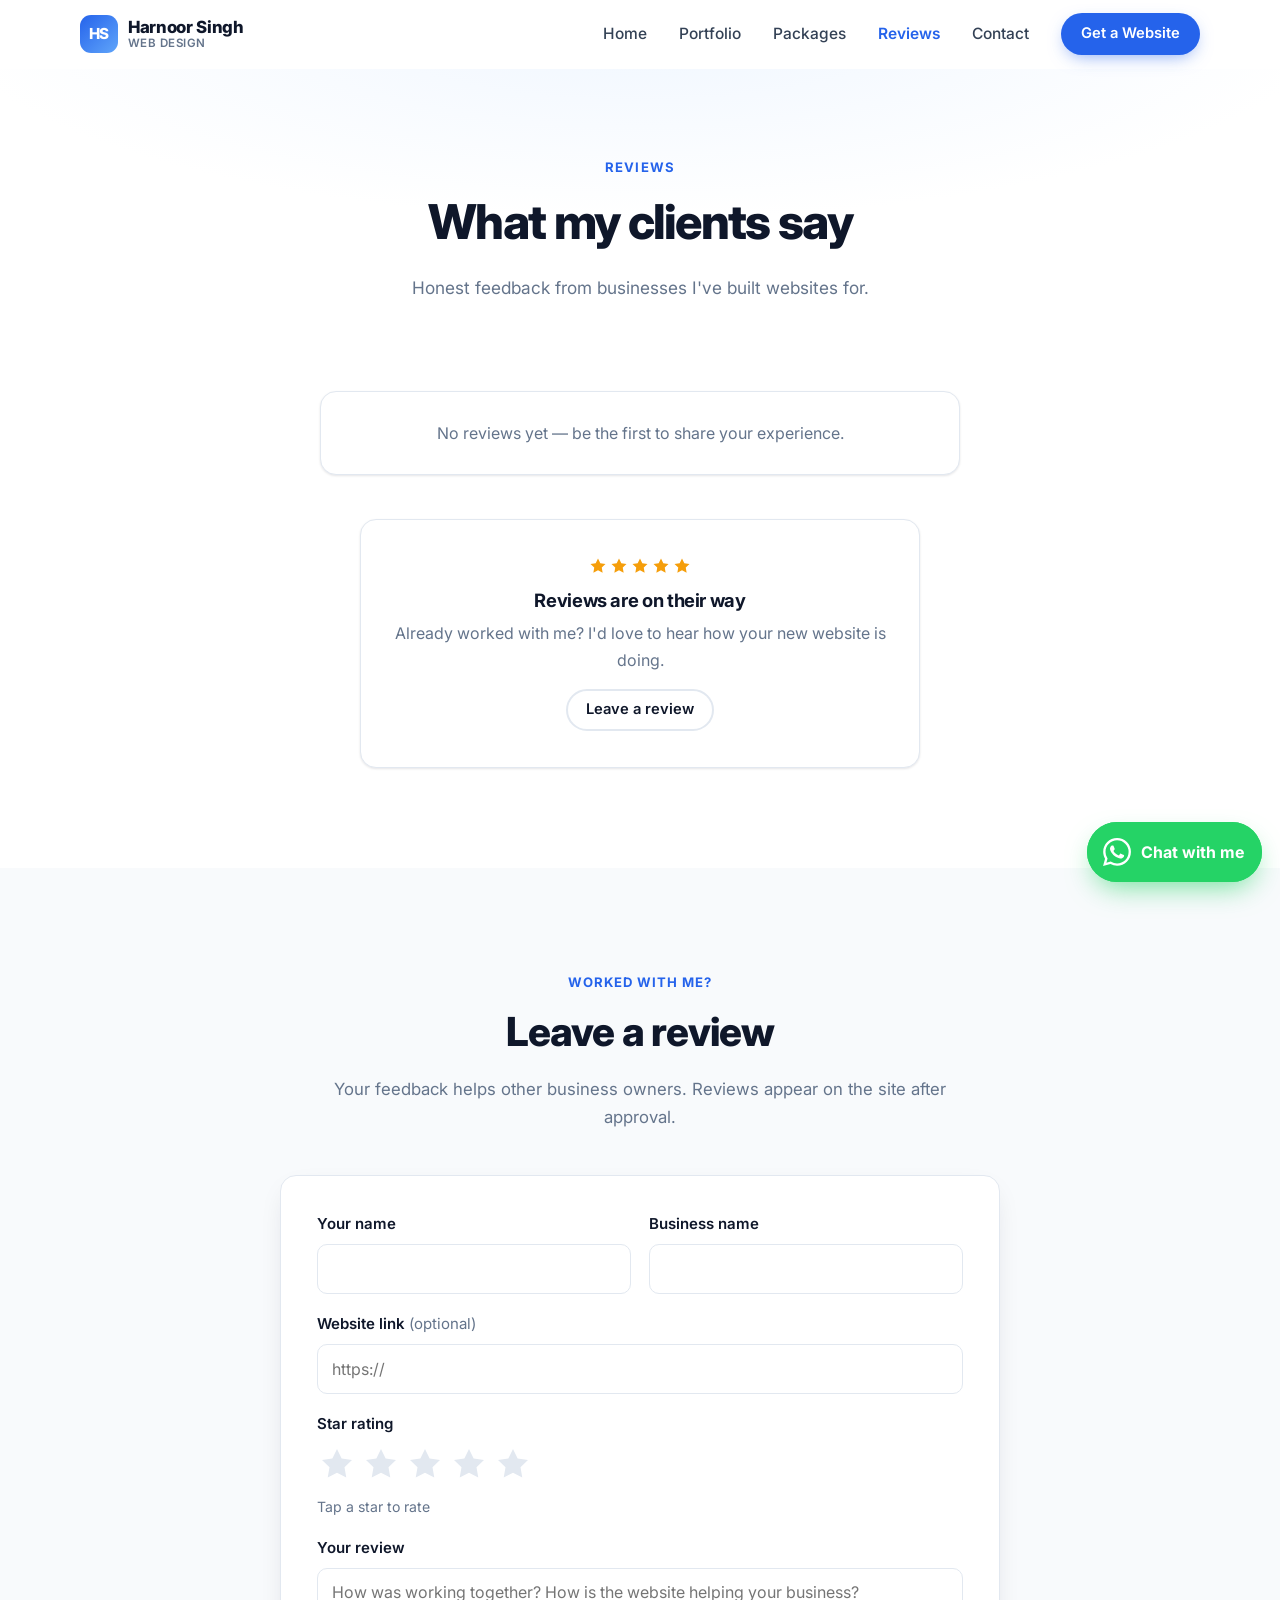
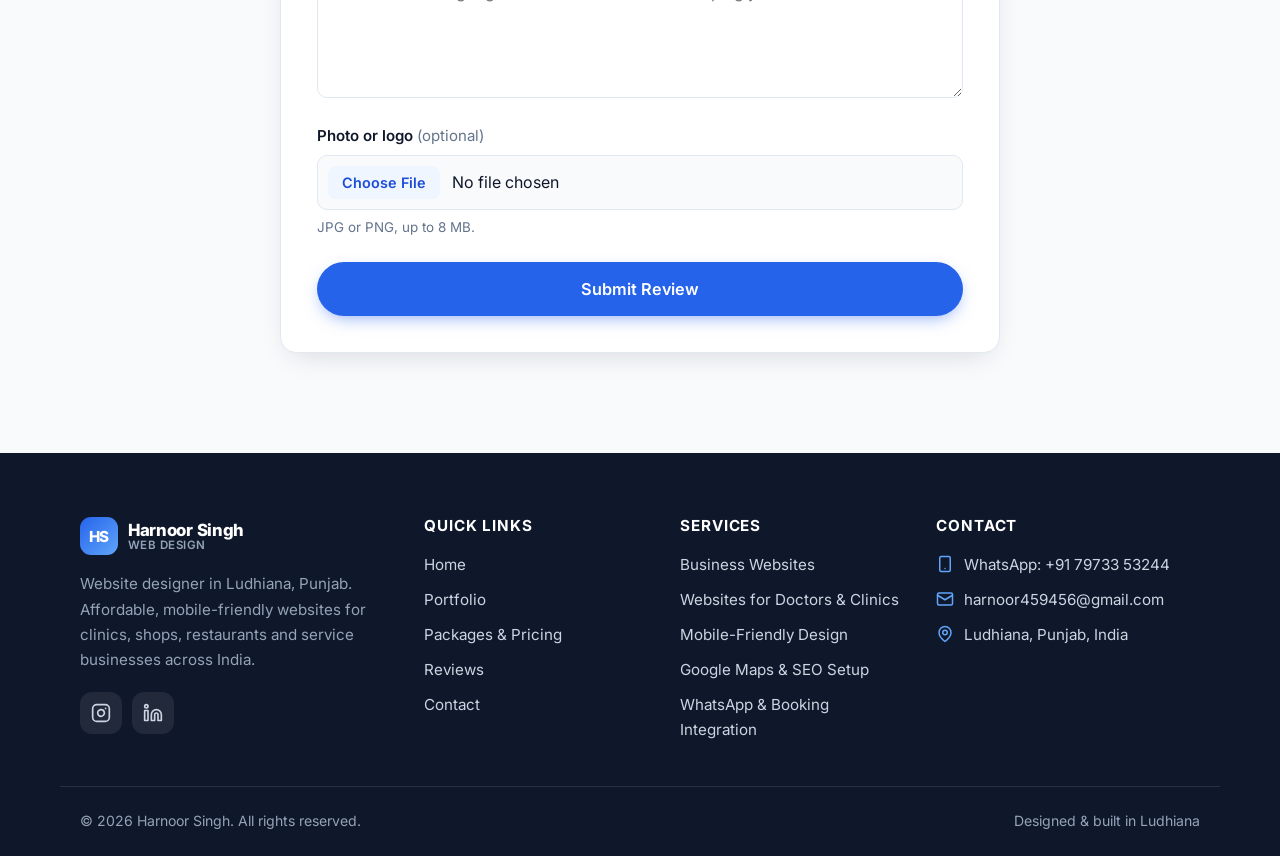
<file: reviews.html>
<!DOCTYPE html>
<html lang="en-IN">
<head>
  <meta charset="UTF-8">
  <meta name="viewport" content="width=device-width, initial-scale=1">
  <title>Client Reviews | Harnoor Singh — Website Designer, Ludhiana</title>
  <meta name="description" content="Read what clients say about working with Harnoor Singh, or leave a review of your own website project.">
  <link rel="canonical" href="https://harnoorsingh.netlify.app/reviews.html">
  <meta name="theme-color" content="#2563EB">

  <!-- Open Graph: controls the preview when this link is shared on WhatsApp / Facebook -->
  <meta property="og:type" content="website">
  <meta property="og:site_name" content="Harnoor Singh · Web Design">
  <meta property="og:locale" content="en_IN">
  <meta property="og:title" content="Client Reviews | Harnoor Singh — Website Designer, Ludhiana">
  <meta property="og:description" content="Read what clients say about working with Harnoor Singh, or leave a review of your own website project.">
  <meta property="og:url" content="https://harnoorsingh.netlify.app/reviews.html">
  <meta property="og:image" content="https://harnoorsingh.netlify.app/images/og-image.jpg">
  <meta property="og:image:width" content="1200">
  <meta property="og:image:height" content="630">
  <meta property="og:image:alt" content="Harnoor Singh — Websites that bring your business more customers">
  <meta name="twitter:card" content="summary_large_image">
  <meta name="twitter:title" content="Client Reviews | Harnoor Singh — Website Designer, Ludhiana">
  <meta name="twitter:description" content="Read what clients say about working with Harnoor Singh, or leave a review of your own website project.">
  <meta name="twitter:image" content="https://harnoorsingh.netlify.app/images/og-image.jpg">

  <link rel="icon" href="images/favicon.svg" type="image/svg+xml">
  <link rel="apple-touch-icon" href="images/apple-touch-icon.png">

  <!-- Font: Inter (Google Fonts) -->
  <link rel="preconnect" href="https://fonts.googleapis.com">
  <link rel="preconnect" href="https://fonts.gstatic.com" crossorigin>
  <link href="https://fonts.googleapis.com/css2?family=Inter:wght@400;500;600;700;800&display=swap" rel="stylesheet">

  <link rel="stylesheet" href="css/style.css">
  <noscript><style>.reveal { opacity: 1; transform: none; }</style></noscript>
  <script src="js/data.js" defer></script>
  <script src="js/main.js" defer></script>
</head>
<body data-page="reviews">
  <a class="skip-link" href="#main">Skip to content</a>

  <!-- ================= HEADER / NAVBAR ================= -->
  <header class="site-header">
    <div class="container nav-wrap">
      <a href="index.html" class="logo" aria-label="Harnoor Singh Web Design — home">
        <span class="logo-mark">HS</span>
        <span class="logo-text">Harnoor Singh<small>Web Design</small></span>
      </a>
      <nav class="main-nav" id="main-nav" aria-label="Main">
        <ul>
          <li><a href="index.html" data-nav="home">Home</a></li>
          <li><a href="portfolio.html" data-nav="portfolio">Portfolio</a></li>
          <li><a href="pricing.html" data-nav="pricing">Packages</a></li>
          <li><a href="reviews.html" data-nav="reviews">Reviews</a></li>
          <li><a href="contact.html" data-nav="contact">Contact</a></li>
        </ul>
        <a href="contact.html" class="btn btn-primary btn-sm nav-cta">Get a Website</a>
      </nav>
      <button class="nav-toggle" type="button" aria-expanded="false" aria-controls="main-nav" aria-label="Open menu">
        <span></span><span></span><span></span>
      </button>
    </div>
  </header>

  <main id="main">

    <section class="page-hero">
      <div class="container">
        <span class="eyebrow">Reviews</span>
        <h1>What my clients say</h1>
        <p>Honest feedback from businesses I've built websites for.</p>
      </div>
    </section>

    <section class="section" style="padding-top:24px">
      <div class="container">
        <!-- Average rating + review cards are created from the REVIEWS list in js/data.js -->
        <div class="rating-summary reveal" data-rating-summary></div>
        <div class="review-grid cols-3" data-reviews="all"></div>
      </div>
    </section>

    <!-- ================= LEAVE A REVIEW (Netlify Forms) =================
         Submissions go to your Netlify dashboard → Forms → "review".
         They are NOT published automatically: copy approved ones into
         REVIEWS in js/data.js. -->
    <section class="section section-soft" id="leave-review">
      <div class="container" style="max-width:760px">
        <div class="section-head reveal">
          <span class="eyebrow">Worked with me?</span>
          <h2>Leave a review</h2>
          <p>Your feedback helps other business owners. Reviews appear on the site after approval.</p>
        </div>

        <form class="form-card reveal" name="review" method="POST" action="/thank-you.html"
              data-netlify="true" netlify-honeypot="bot-field" enctype="multipart/form-data"
              data-ajax-form data-success="review-success">
          <input type="hidden" name="form-name" value="review">
          <p class="hidden-field"><label>Leave this empty: <input name="bot-field" tabindex="-1" autocomplete="off"></label></p>

          <div class="form-grid">
            <div class="field">
              <label for="r-name">Your name</label>
              <input id="r-name" name="name" type="text" autocomplete="name" required>
            </div>
            <div class="field">
              <label for="r-business">Business name</label>
              <input id="r-business" name="business" type="text" autocomplete="organization" required>
            </div>
            <div class="field full">
              <label for="r-website">Website link <span class="opt">(optional)</span></label>
              <input id="r-website" name="website" type="url" placeholder="https://" inputmode="url">
            </div>
            <fieldset class="field full">
              <legend>Star rating</legend>
              <div class="star-input"><input type="radio" id="star5" name="rating" value="5" required><label for="star5" title="5 stars"><span class="visually-hidden">5 stars</span><svg viewBox="0 0 24 24" aria-hidden="true"><path d="M12 2l3.09 6.26L22 9.27l-5 4.87 1.18 6.88L12 17.77l-6.18 3.25L7 14.14 2 9.27l6.91-1.01L12 2z"/></svg></label><input type="radio" id="star4" name="rating" value="4"><label for="star4" title="4 stars"><span class="visually-hidden">4 stars</span><svg viewBox="0 0 24 24" aria-hidden="true"><path d="M12 2l3.09 6.26L22 9.27l-5 4.87 1.18 6.88L12 17.77l-6.18 3.25L7 14.14 2 9.27l6.91-1.01L12 2z"/></svg></label><input type="radio" id="star3" name="rating" value="3"><label for="star3" title="3 stars"><span class="visually-hidden">3 stars</span><svg viewBox="0 0 24 24" aria-hidden="true"><path d="M12 2l3.09 6.26L22 9.27l-5 4.87 1.18 6.88L12 17.77l-6.18 3.25L7 14.14 2 9.27l6.91-1.01L12 2z"/></svg></label><input type="radio" id="star2" name="rating" value="2"><label for="star2" title="2 stars"><span class="visually-hidden">2 stars</span><svg viewBox="0 0 24 24" aria-hidden="true"><path d="M12 2l3.09 6.26L22 9.27l-5 4.87 1.18 6.88L12 17.77l-6.18 3.25L7 14.14 2 9.27l6.91-1.01L12 2z"/></svg></label><input type="radio" id="star1" name="rating" value="1"><label for="star1" title="1 star"><span class="visually-hidden">1 star</span><svg viewBox="0 0 24 24" aria-hidden="true"><path d="M12 2l3.09 6.26L22 9.27l-5 4.87 1.18 6.88L12 17.77l-6.18 3.25L7 14.14 2 9.27l6.91-1.01L12 2z"/></svg></label></div>
              <span class="star-input-label" aria-live="polite">Tap a star to rate</span>
            </fieldset>
            <div class="field full">
              <label for="r-text">Your review</label>
              <textarea id="r-text" name="review" required minlength="10" placeholder="How was working together? How is the website helping your business?"></textarea>
            </div>
            <div class="field full">
              <label for="r-photo">Photo or logo <span class="opt">(optional)</span></label>
              <input id="r-photo" name="photo" type="file" accept="image/*">
              <p class="field-hint">JPG or PNG, up to 8 MB.</p>
            </div>
          </div>
          <div class="form-submit"><button class="btn btn-primary btn-lg btn-block" type="submit">Submit Review</button></div>
          <p class="form-status" role="alert"></p>
        </form>

        <div class="form-success" id="review-success" tabindex="-1" hidden>
          <div class="success-icon"><svg viewBox="0 0 24 24" aria-hidden="true" fill="none" stroke="currentColor" stroke-width="2" stroke-linecap="round" stroke-linejoin="round"><path d="M20 6 9 17l-5-5"/></svg></div>
          <h3>Thank you!</h3>
          <p>Your review will appear after approval.</p>
        </div>
      </div>
    </section>
  </main>

  <!-- ================= FOOTER ================= -->
  <footer class="site-footer">
    <div class="container footer-grid">
      <div class="footer-brand">
        <a href="index.html" class="logo">
          <span class="logo-mark">HS</span>
          <span class="logo-text">Harnoor Singh<small>Web Design</small></span>
        </a>
        <p>Website designer in Ludhiana, Punjab. Affordable, mobile-friendly websites for clinics, shops, restaurants and service businesses across India.</p>
        <div class="socials">
          <a href="#" data-social="instagram" target="_blank" rel="noopener" aria-label="Instagram"><svg viewBox="0 0 24 24" aria-hidden="true" fill="none" stroke="currentColor" stroke-width="2" stroke-linecap="round" stroke-linejoin="round"><rect x="2" y="2" width="20" height="20" rx="5"/><path d="M16 11.37A4 4 0 1 1 12.63 8 4 4 0 0 1 16 11.37z"/><path d="M17.5 6.5h.01"/></svg></a>
          <a href="#" data-social="linkedin" target="_blank" rel="noopener" aria-label="LinkedIn"><svg viewBox="0 0 24 24" aria-hidden="true" fill="none" stroke="currentColor" stroke-width="2" stroke-linecap="round" stroke-linejoin="round"><path d="M16 8a6 6 0 0 1 6 6v7h-4v-7a2 2 0 0 0-4 0v7h-4v-7a6 6 0 0 1 6-6z"/><rect x="2" y="9" width="4" height="12"/><circle cx="4" cy="4" r="2"/></svg></a>
        </div>
      </div>
      <div>
        <h3>Quick Links</h3>
        <ul>
          <li><a href="index.html">Home</a></li>
          <li><a href="portfolio.html">Portfolio</a></li>
          <li><a href="pricing.html">Packages &amp; Pricing</a></li>
          <li><a href="reviews.html">Reviews</a></li>
          <li><a href="contact.html">Contact</a></li>
        </ul>
      </div>
      <div>
        <h3>Services</h3>
        <ul>
          <li><a href="pricing.html">Business Websites</a></li>
          <li><a href="doctors.html">Websites for Doctors &amp; Clinics</a></li>
          <li><a href="pricing.html">Mobile-Friendly Design</a></li>
          <li><a href="pricing.html">Google Maps &amp; SEO Setup</a></li>
          <li><a href="pricing.html">WhatsApp &amp; Booking Integration</a></li>
        </ul>
      </div>
      <div>
        <h3>Contact</h3>
        <ul class="footer-contact">
          <li><svg viewBox="0 0 24 24" aria-hidden="true" fill="none" stroke="currentColor" stroke-width="2" stroke-linecap="round" stroke-linejoin="round"><rect x="5" y="2" width="14" height="20" rx="2"/><path d="M12 18h.01"/></svg><a href="https://wa.me/917973353244" data-wa="Hi Harnoor! I saw your website and I'd like to know more about getting a website for my business." target="_blank" rel="noopener">WhatsApp: <span data-site="phone-text">+91 79733 53244</span></a></li>
          <li><svg viewBox="0 0 24 24" aria-hidden="true" fill="none" stroke="currentColor" stroke-width="2" stroke-linecap="round" stroke-linejoin="round"><rect x="2" y="4" width="20" height="16" rx="2"/><path d="m22 7-10 6L2 7"/></svg><a href="mailto:harnoor459456@gmail.com" data-site="email">harnoor459456@gmail.com</a></li>
          <li><svg viewBox="0 0 24 24" aria-hidden="true" fill="none" stroke="currentColor" stroke-width="2" stroke-linecap="round" stroke-linejoin="round"><path d="M20 10c0 6-8 12-8 12s-8-6-8-12a8 8 0 0 1 16 0Z"/><circle cx="12" cy="10" r="3"/></svg><span data-site="location-text">Ludhiana, Punjab, India</span></li>
        </ul>
      </div>
    </div>
    <div class="container footer-bottom">
      <span>&copy; <span data-year>2026</span> Harnoor Singh. All rights reserved.</span>
      <span>Designed &amp; built in Ludhiana</span>
    </div>
  </footer>

  <!-- Floating WhatsApp button (every page) -->
  <a class="wa-float" href="https://wa.me/917973353244" data-wa="Hi Harnoor! I saw your website and I'd like to know more about getting a website for my business." target="_blank" rel="noopener" aria-label="Chat with Harnoor on WhatsApp">
    <svg viewBox="0 0 24 24" aria-hidden="true"><path d="M17.472 14.382c-.297-.149-1.758-.867-2.03-.967-.273-.099-.471-.148-.67.15-.197.297-.767.966-.94 1.164-.173.199-.347.223-.644.075-.297-.15-1.255-.463-2.39-1.475-.883-.788-1.48-1.761-1.653-2.059-.173-.297-.018-.458.13-.606.134-.133.298-.347.446-.52.149-.174.198-.298.298-.497.099-.198.05-.371-.025-.52-.075-.149-.669-1.612-.916-2.207-.242-.579-.487-.5-.669-.51-.173-.008-.371-.01-.57-.01-.198 0-.52.074-.792.372-.272.297-1.04 1.016-1.04 2.479 0 1.462 1.065 2.875 1.213 3.074.149.198 2.096 3.2 5.077 4.487.709.306 1.262.489 1.694.625.712.227 1.36.195 1.871.118.571-.085 1.758-.719 2.006-1.413.248-.694.248-1.289.173-1.413-.074-.124-.272-.198-.57-.347m-5.421 7.403h-.004a9.87 9.87 0 0 1-5.031-1.378l-.361-.214-3.741.982.998-3.648-.235-.374a9.86 9.86 0 0 1-1.51-5.26c.001-5.45 4.436-9.884 9.888-9.884 2.64 0 5.122 1.03 6.988 2.898a9.825 9.825 0 0 1 2.893 6.994c-.003 5.45-4.437 9.884-9.885 9.884m8.413-18.297A11.815 11.815 0 0 0 12.05 0C5.495 0 .16 5.335.157 11.892c0 2.096.547 4.142 1.588 5.945L.057 24l6.305-1.654a11.882 11.882 0 0 0 5.683 1.448h.005c6.554 0 11.89-5.335 11.893-11.893a11.821 11.821 0 0 0-3.48-8.413z"/></svg><span class="wa-float-label">Chat with me</span>
  </a>
</body>
</html>
</file>
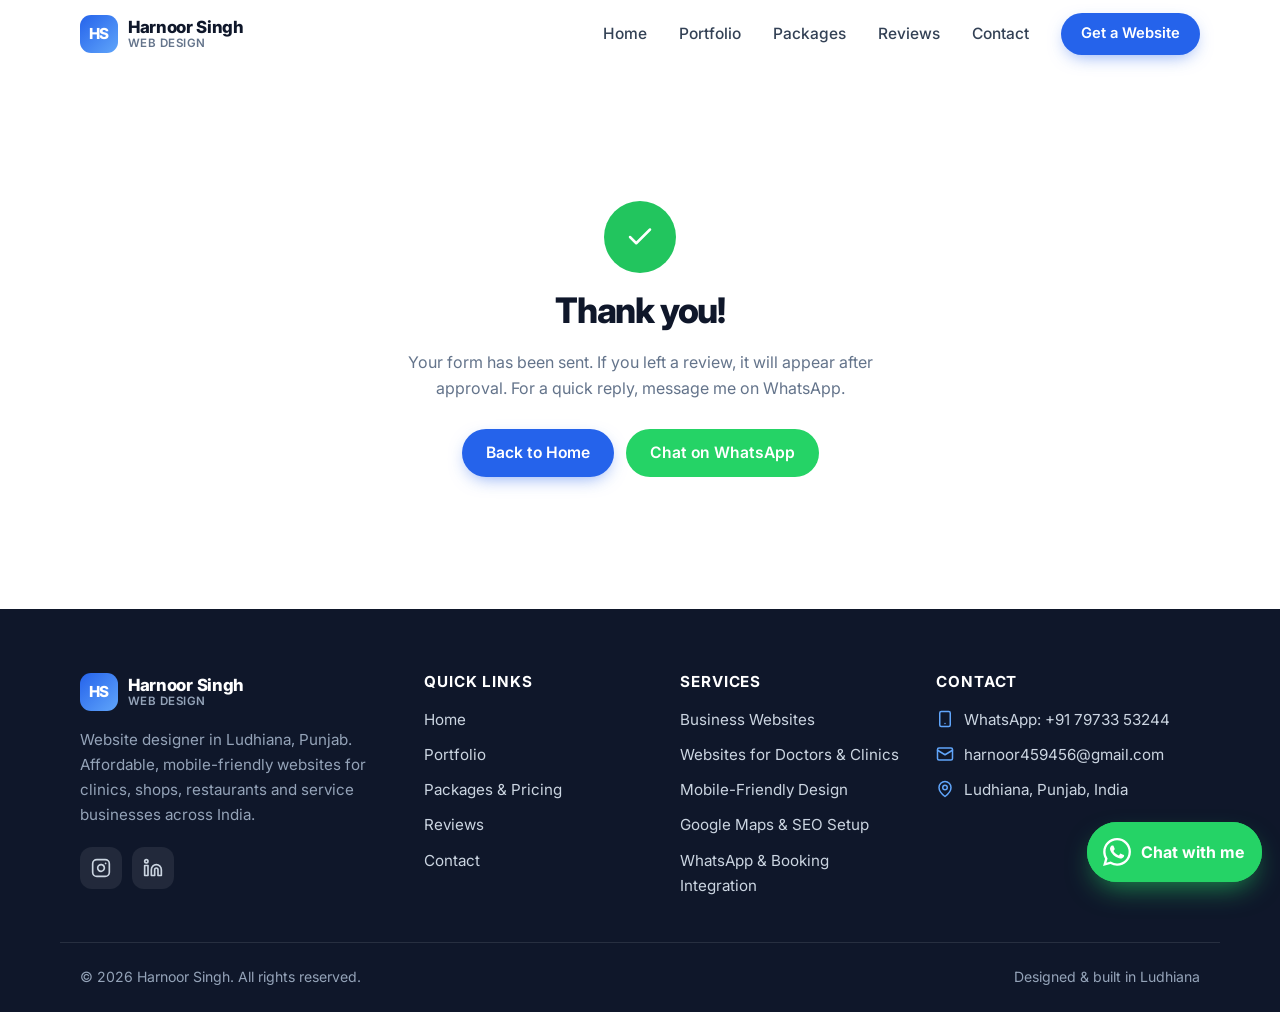
<file: thank-you.html>
<!DOCTYPE html>
<html lang="en-IN">
<head>
  <meta charset="UTF-8">
  <meta name="viewport" content="width=device-width, initial-scale=1">
  <title>Thank You | Harnoor Singh — Web Design</title>
  <meta name="description" content="Thanks for getting in touch.">
  <link rel="canonical" href="https://harnoorsingh.netlify.app/thank-you.html">
  <meta name="theme-color" content="#2563EB">

  <!-- Open Graph: controls the preview when this link is shared on WhatsApp / Facebook -->
  <meta property="og:type" content="website">
  <meta property="og:site_name" content="Harnoor Singh · Web Design">
  <meta property="og:locale" content="en_IN">
  <meta property="og:title" content="Thank You | Harnoor Singh — Web Design">
  <meta property="og:description" content="Thanks for getting in touch.">
  <meta property="og:url" content="https://harnoorsingh.netlify.app/thank-you.html">
  <meta property="og:image" content="https://harnoorsingh.netlify.app/images/og-image.jpg">
  <meta property="og:image:width" content="1200">
  <meta property="og:image:height" content="630">
  <meta property="og:image:alt" content="Harnoor Singh — Websites that bring your business more customers">
  <meta name="twitter:card" content="summary_large_image">
  <meta name="twitter:title" content="Thank You | Harnoor Singh — Web Design">
  <meta name="twitter:description" content="Thanks for getting in touch.">
  <meta name="twitter:image" content="https://harnoorsingh.netlify.app/images/og-image.jpg">

  <link rel="icon" href="images/favicon.svg" type="image/svg+xml">
  <link rel="apple-touch-icon" href="images/apple-touch-icon.png">

  <!-- Font: Inter (Google Fonts) -->
  <link rel="preconnect" href="https://fonts.googleapis.com">
  <link rel="preconnect" href="https://fonts.gstatic.com" crossorigin>
  <link href="https://fonts.googleapis.com/css2?family=Inter:wght@400;500;600;700;800&display=swap" rel="stylesheet">

  <link rel="stylesheet" href="css/style.css">
  <noscript><style>.reveal { opacity: 1; transform: none; }</style></noscript>
  <script src="js/data.js" defer></script>
  <script src="js/main.js" defer></script>
  <meta name="robots" content="noindex">
</head>
<body data-page="thanks">
  <a class="skip-link" href="#main">Skip to content</a>

  <!-- ================= HEADER / NAVBAR ================= -->
  <header class="site-header">
    <div class="container nav-wrap">
      <a href="index.html" class="logo" aria-label="Harnoor Singh Web Design — home">
        <span class="logo-mark">HS</span>
        <span class="logo-text">Harnoor Singh<small>Web Design</small></span>
      </a>
      <nav class="main-nav" id="main-nav" aria-label="Main">
        <ul>
          <li><a href="index.html" data-nav="home">Home</a></li>
          <li><a href="portfolio.html" data-nav="portfolio">Portfolio</a></li>
          <li><a href="pricing.html" data-nav="pricing">Packages</a></li>
          <li><a href="reviews.html" data-nav="reviews">Reviews</a></li>
          <li><a href="contact.html" data-nav="contact">Contact</a></li>
        </ul>
        <a href="contact.html" class="btn btn-primary btn-sm nav-cta">Get a Website</a>
      </nav>
      <button class="nav-toggle" type="button" aria-expanded="false" aria-controls="main-nav" aria-label="Open menu">
        <span></span><span></span><span></span>
      </button>
    </div>
  </header>

  <main id="main">

    <section class="simple-page">
      <div class="container">
        <div class="success-icon" style="width:72px;height:72px"><svg viewBox="0 0 24 24" aria-hidden="true" fill="none" stroke="currentColor" stroke-width="2" stroke-linecap="round" stroke-linejoin="round"><path d="M20 6 9 17l-5-5"/></svg></div>
        <h1 style="font-size:2.2rem">Thank you!</h1>
        <p>Your form has been sent. If you left a review, it will appear after approval. For a quick reply, message me on WhatsApp.</p>
        <div class="btn-row">
          <a class="btn btn-primary" href="index.html">Back to Home</a>
          <a class="btn btn-whatsapp" href="https://wa.me/917973353244" data-wa="Hi Harnoor! I saw your website and I'd like to know more about getting a website for my business." target="_blank" rel="noopener">Chat on WhatsApp</a>
        </div>
      </div>
    </section>
  </main>

  <!-- ================= FOOTER ================= -->
  <footer class="site-footer">
    <div class="container footer-grid">
      <div class="footer-brand">
        <a href="index.html" class="logo">
          <span class="logo-mark">HS</span>
          <span class="logo-text">Harnoor Singh<small>Web Design</small></span>
        </a>
        <p>Website designer in Ludhiana, Punjab. Affordable, mobile-friendly websites for clinics, shops, restaurants and service businesses across India.</p>
        <div class="socials">
          <a href="#" data-social="instagram" target="_blank" rel="noopener" aria-label="Instagram"><svg viewBox="0 0 24 24" aria-hidden="true" fill="none" stroke="currentColor" stroke-width="2" stroke-linecap="round" stroke-linejoin="round"><rect x="2" y="2" width="20" height="20" rx="5"/><path d="M16 11.37A4 4 0 1 1 12.63 8 4 4 0 0 1 16 11.37z"/><path d="M17.5 6.5h.01"/></svg></a>
          <a href="#" data-social="linkedin" target="_blank" rel="noopener" aria-label="LinkedIn"><svg viewBox="0 0 24 24" aria-hidden="true" fill="none" stroke="currentColor" stroke-width="2" stroke-linecap="round" stroke-linejoin="round"><path d="M16 8a6 6 0 0 1 6 6v7h-4v-7a2 2 0 0 0-4 0v7h-4v-7a6 6 0 0 1 6-6z"/><rect x="2" y="9" width="4" height="12"/><circle cx="4" cy="4" r="2"/></svg></a>
        </div>
      </div>
      <div>
        <h3>Quick Links</h3>
        <ul>
          <li><a href="index.html">Home</a></li>
          <li><a href="portfolio.html">Portfolio</a></li>
          <li><a href="pricing.html">Packages &amp; Pricing</a></li>
          <li><a href="reviews.html">Reviews</a></li>
          <li><a href="contact.html">Contact</a></li>
        </ul>
      </div>
      <div>
        <h3>Services</h3>
        <ul>
          <li><a href="pricing.html">Business Websites</a></li>
          <li><a href="doctors.html">Websites for Doctors &amp; Clinics</a></li>
          <li><a href="pricing.html">Mobile-Friendly Design</a></li>
          <li><a href="pricing.html">Google Maps &amp; SEO Setup</a></li>
          <li><a href="pricing.html">WhatsApp &amp; Booking Integration</a></li>
        </ul>
      </div>
      <div>
        <h3>Contact</h3>
        <ul class="footer-contact">
          <li><svg viewBox="0 0 24 24" aria-hidden="true" fill="none" stroke="currentColor" stroke-width="2" stroke-linecap="round" stroke-linejoin="round"><rect x="5" y="2" width="14" height="20" rx="2"/><path d="M12 18h.01"/></svg><a href="https://wa.me/917973353244" data-wa="Hi Harnoor! I saw your website and I'd like to know more about getting a website for my business." target="_blank" rel="noopener">WhatsApp: <span data-site="phone-text">+91 79733 53244</span></a></li>
          <li><svg viewBox="0 0 24 24" aria-hidden="true" fill="none" stroke="currentColor" stroke-width="2" stroke-linecap="round" stroke-linejoin="round"><rect x="2" y="4" width="20" height="16" rx="2"/><path d="m22 7-10 6L2 7"/></svg><a href="mailto:harnoor459456@gmail.com" data-site="email">harnoor459456@gmail.com</a></li>
          <li><svg viewBox="0 0 24 24" aria-hidden="true" fill="none" stroke="currentColor" stroke-width="2" stroke-linecap="round" stroke-linejoin="round"><path d="M20 10c0 6-8 12-8 12s-8-6-8-12a8 8 0 0 1 16 0Z"/><circle cx="12" cy="10" r="3"/></svg><span data-site="location-text">Ludhiana, Punjab, India</span></li>
        </ul>
      </div>
    </div>
    <div class="container footer-bottom">
      <span>&copy; <span data-year>2026</span> Harnoor Singh. All rights reserved.</span>
      <span>Designed &amp; built in Ludhiana</span>
    </div>
  </footer>

  <!-- Floating WhatsApp button (every page) -->
  <a class="wa-float" href="https://wa.me/917973353244" data-wa="Hi Harnoor! I saw your website and I'd like to know more about getting a website for my business." target="_blank" rel="noopener" aria-label="Chat with Harnoor on WhatsApp">
    <svg viewBox="0 0 24 24" aria-hidden="true"><path d="M17.472 14.382c-.297-.149-1.758-.867-2.03-.967-.273-.099-.471-.148-.67.15-.197.297-.767.966-.94 1.164-.173.199-.347.223-.644.075-.297-.15-1.255-.463-2.39-1.475-.883-.788-1.48-1.761-1.653-2.059-.173-.297-.018-.458.13-.606.134-.133.298-.347.446-.52.149-.174.198-.298.298-.497.099-.198.05-.371-.025-.52-.075-.149-.669-1.612-.916-2.207-.242-.579-.487-.5-.669-.51-.173-.008-.371-.01-.57-.01-.198 0-.52.074-.792.372-.272.297-1.04 1.016-1.04 2.479 0 1.462 1.065 2.875 1.213 3.074.149.198 2.096 3.2 5.077 4.487.709.306 1.262.489 1.694.625.712.227 1.36.195 1.871.118.571-.085 1.758-.719 2.006-1.413.248-.694.248-1.289.173-1.413-.074-.124-.272-.198-.57-.347m-5.421 7.403h-.004a9.87 9.87 0 0 1-5.031-1.378l-.361-.214-3.741.982.998-3.648-.235-.374a9.86 9.86 0 0 1-1.51-5.26c.001-5.45 4.436-9.884 9.888-9.884 2.64 0 5.122 1.03 6.988 2.898a9.825 9.825 0 0 1 2.893 6.994c-.003 5.45-4.437 9.884-9.885 9.884m8.413-18.297A11.815 11.815 0 0 0 12.05 0C5.495 0 .16 5.335.157 11.892c0 2.096.547 4.142 1.588 5.945L.057 24l6.305-1.654a11.882 11.882 0 0 0 5.683 1.448h.005c6.554 0 11.89-5.335 11.893-11.893a11.821 11.821 0 0 0-3.48-8.413z"/></svg><span class="wa-float-label">Chat with me</span>
  </a>
</body>
</html>
</file>
<file: css/style.css>
/* =====================================================================
   STYLES — Harnoor Singh Web Design
   Change the colours and fonts for the whole site in :root below.
   ===================================================================== */

:root {
  /* Brand colours */
  --accent: #2563eb;
  --accent-dark: #1d4ed8;
  --accent-soft: #eff6ff;
  --accent-ring: rgba(37, 99, 235, 0.25);
  --whatsapp: #25d366;
  --whatsapp-dark: #1da851;
  --star: #f59e0b;

  /* Neutrals */
  --ink: #0f172a;
  --text: #334155;
  --muted: #64748b;
  --line: #e2e8f0;
  --bg: #ffffff;
  --bg-soft: #f8fafc;

  /* Shape & motion */
  --radius: 16px;
  --radius-sm: 10px;
  --shadow-sm: 0 1px 2px rgba(15, 23, 42, 0.05), 0 1px 3px rgba(15, 23, 42, 0.06);
  --shadow-md: 0 10px 30px -12px rgba(15, 23, 42, 0.18);
  --shadow-lg: 0 24px 50px -20px rgba(37, 99, 235, 0.35);
  --ease: cubic-bezier(0.22, 1, 0.36, 1);

  --font: "Inter", system-ui, -apple-system, "Segoe UI", Roboto, sans-serif;
  --header-h: 68px;
}

/* ---------- Base ---------- */
*,
*::before,
*::after { box-sizing: border-box; }

html { scroll-behavior: smooth; scroll-padding-top: calc(var(--header-h) + 12px); -webkit-text-size-adjust: 100%; }

body {
  margin: 0;
  font-family: var(--font);
  font-size: 16px;
  line-height: 1.65;
  color: var(--text);
  background: var(--bg);
  -webkit-font-smoothing: antialiased;
  overflow-x: hidden;
}

img, svg { display: block; max-width: 100%; }
img { height: auto; }
a { color: var(--accent); text-decoration: none; }
a:hover { color: var(--accent-dark); }

h1, h2, h3, h4 { color: var(--ink); line-height: 1.2; margin: 0 0 0.5em; letter-spacing: -0.02em; }
h1 { font-size: clamp(2.1rem, 6.5vw, 3.6rem); font-weight: 800; letter-spacing: -0.035em; }
h2 { font-size: clamp(1.7rem, 4.5vw, 2.5rem); font-weight: 800; }
h3 { font-size: 1.15rem; font-weight: 700; }
p { margin: 0 0 1em; }

:focus-visible { outline: 3px solid var(--accent-ring); outline-offset: 3px; border-radius: 6px; }

.container { width: 100%; max-width: 1160px; margin: 0 auto; padding: 0 20px; }
.text-accent { color: var(--accent); }
.visually-hidden, .hidden-field {
  position: absolute !important; width: 1px; height: 1px; overflow: hidden; clip: rect(0 0 0 0); white-space: nowrap;
}

.skip-link { position: absolute; left: 12px; top: -60px; z-index: 200; background: var(--ink); color: #fff; padding: 10px 16px; border-radius: 8px; }
.skip-link:focus { top: 12px; color: #fff; }

/* ---------- Buttons ---------- */
.btn {
  display: inline-flex; align-items: center; justify-content: center; gap: 8px;
  min-height: 48px; padding: 12px 22px;
  font: 600 0.98rem/1.2 var(--font);
  border-radius: 999px; border: 2px solid transparent;
  cursor: pointer; text-align: center;
  transition: transform 0.2s var(--ease), box-shadow 0.2s var(--ease), background 0.2s, color 0.2s, border-color 0.2s;
}
.btn svg { width: 18px; height: 18px; }
.btn-primary { background: var(--accent); color: #fff; box-shadow: 0 6px 18px -6px rgba(37, 99, 235, 0.6); }
.btn-primary:hover { background: var(--accent-dark); color: #fff; transform: translateY(-2px); box-shadow: 0 10px 24px -8px rgba(37, 99, 235, 0.7); }
.btn-outline { background: #fff; color: var(--ink); border-color: var(--line); }
.btn-outline:hover { border-color: var(--accent); color: var(--accent); transform: translateY(-2px); }
.btn-white { background: #fff; color: var(--accent); }
.btn-white:hover { color: var(--accent-dark); transform: translateY(-2px); box-shadow: 0 10px 24px -10px rgba(0, 0, 0, 0.35); }
.btn-ghost-light { color: #fff; border-color: rgba(255, 255, 255, 0.5); }
.btn-ghost-light:hover { color: #fff; border-color: #fff; background: rgba(255, 255, 255, 0.1); transform: translateY(-2px); }
.btn-whatsapp { background: var(--whatsapp); color: #fff; }
.btn-whatsapp:hover { background: var(--whatsapp-dark); color: #fff; transform: translateY(-2px); }
.btn-muted { background: var(--bg-soft); color: var(--muted); border-color: var(--line); cursor: default; }
.btn-sm { min-height: 42px; padding: 9px 18px; font-size: 0.92rem; }
.btn-lg { min-height: 54px; padding: 14px 28px; font-size: 1.02rem; }
.btn-block { width: 100%; }
.btn-row { display: flex; flex-wrap: wrap; gap: 12px; }

.link-arrow { display: inline-flex; align-items: center; gap: 6px; font-weight: 600; }
.link-arrow svg { width: 16px; height: 16px; transition: transform 0.2s var(--ease); }
.link-arrow:hover svg { transform: translateX(3px); }

/* ---------- Header / navigation ---------- */
.site-header {
  position: sticky; top: 0; z-index: 100;
  background: rgba(255, 255, 255, 0.88);
  backdrop-filter: saturate(180%) blur(12px);
  -webkit-backdrop-filter: saturate(180%) blur(12px);
  border-bottom: 1px solid transparent;
  transition: box-shadow 0.25s, border-color 0.25s;
}
.site-header.scrolled { border-color: var(--line); box-shadow: 0 4px 20px -12px rgba(15, 23, 42, 0.2); }
.nav-wrap { display: flex; align-items: center; justify-content: space-between; height: var(--header-h); gap: 16px; }

.logo { display: flex; align-items: center; gap: 10px; color: var(--ink); font-weight: 800; letter-spacing: -0.02em; }
.logo:hover { color: var(--ink); }
.logo-mark {
  display: grid; place-items: center; width: 38px; height: 38px; border-radius: 11px;
  background: linear-gradient(135deg, var(--accent), #60a5fa); color: #fff; font-size: 0.95rem;
}
.logo-text { display: flex; flex-direction: column; line-height: 1.1; font-size: 1.05rem; }
.logo-text small { font-size: 0.72rem; font-weight: 600; color: var(--muted); letter-spacing: 0.04em; text-transform: uppercase; }

.main-nav ul { list-style: none; margin: 0; padding: 0; display: flex; gap: 4px; }
.main-nav a:not(.btn) {
  display: block; padding: 8px 14px; border-radius: 999px;
  color: var(--text); font-weight: 500; font-size: 0.97rem; transition: color 0.2s, background 0.2s;
}
.main-nav a:not(.btn):hover { color: var(--accent); background: var(--accent-soft); }
.main-nav a[aria-current="page"] { color: var(--accent); font-weight: 600; }

.nav-toggle {
  display: none; width: 46px; height: 46px; border: 1px solid var(--line); background: #fff; border-radius: 12px;
  cursor: pointer; padding: 0; flex-direction: column; align-items: center; justify-content: center; gap: 5px;
}
.nav-toggle span { display: block; width: 20px; height: 2px; background: var(--ink); border-radius: 2px; transition: transform 0.3s var(--ease), opacity 0.2s; }
.nav-open .nav-toggle span:nth-child(1) { transform: translateY(7px) rotate(45deg); }
.nav-open .nav-toggle span:nth-child(2) { opacity: 0; }
.nav-open .nav-toggle span:nth-child(3) { transform: translateY(-7px) rotate(-45deg); }

@media (min-width: 900px) {
  .main-nav { display: flex; align-items: center; gap: 18px; }
}

@media (max-width: 899px) {
  .nav-toggle { display: flex; }
  .main-nav {
    position: fixed; inset: var(--header-h) 0 auto 0;
    background: #fff; border-bottom: 1px solid var(--line);
    padding: 12px 20px 24px; box-shadow: 0 20px 30px -20px rgba(15, 23, 42, 0.25);
    transform: translateY(-12px); opacity: 0; visibility: hidden;
    transition: transform 0.3s var(--ease), opacity 0.25s, visibility 0.25s;
  }
  .nav-open .main-nav { transform: none; opacity: 1; visibility: visible; }
  .main-nav ul { flex-direction: column; gap: 2px; margin-bottom: 14px; }
  .main-nav a:not(.btn) { padding: 13px 14px; font-size: 1.05rem; border-radius: 12px; }
  .nav-cta { width: 100%; }
}

/* ---------- Sections ---------- */
.section { padding: 72px 0; }
.section-soft { background: var(--bg-soft); }
.section-head { max-width: 640px; margin: 0 auto 44px; text-align: center; }
.section-head p { color: var(--muted); font-size: 1.05rem; margin: 0; }
.section-foot { text-align: center; margin-top: 40px; }

.eyebrow {
  display: inline-flex; align-items: center; gap: 8px;
  font-size: 0.82rem; font-weight: 700; letter-spacing: 0.08em; text-transform: uppercase;
  color: var(--accent); margin-bottom: 14px;
}
.eyebrow-pill { background: var(--accent-soft); padding: 7px 14px; border-radius: 999px; letter-spacing: 0.03em; text-transform: none; font-size: 0.88rem; font-weight: 600; }
.dot { width: 8px; height: 8px; border-radius: 50%; background: #22c55e; box-shadow: 0 0 0 4px rgba(34, 197, 94, 0.2); }

@media (min-width: 768px) { .section { padding: 100px 0; } }

/* ---------- Page header (inner pages) ---------- */
.page-hero {
  padding: 56px 0 48px; text-align: center;
  background: radial-gradient(1000px 300px at 50% -60px, var(--accent-soft), transparent 70%);
}
.page-hero p { max-width: 620px; margin: 0 auto; color: var(--muted); font-size: 1.08rem; }
.page-hero h1 { font-size: clamp(2rem, 6vw, 3rem); }
@media (min-width: 768px) { .page-hero { padding: 84px 0 64px; } }

/* ---------- Hero (home) ---------- */
.hero {
  position: relative; overflow: hidden;
  padding: 48px 0 64px;
  background:
    radial-gradient(700px 400px at 90% 10%, rgba(96, 165, 250, 0.18), transparent 70%),
    radial-gradient(600px 400px at -10% 90%, rgba(37, 99, 235, 0.08), transparent 70%);
}
.hero-grid { display: grid; gap: 48px; align-items: center; }
.hero .lead { font-size: clamp(1.05rem, 2.6vw, 1.2rem); color: var(--muted); max-width: 560px; margin-bottom: 28px; }
.hero-points { list-style: none; padding: 0; margin: 28px 0 0; display: flex; flex-wrap: wrap; gap: 10px 22px; font-size: 0.95rem; font-weight: 500; color: var(--ink); }
.hero-points li { display: flex; align-items: center; gap: 8px; }
.hero-points svg { width: 18px; height: 18px; color: #16a34a; flex: none; }

@media (max-width: 479px) { .hero .btn-row .btn { flex: 1 1 100%; } }
@media (min-width: 960px) {
  .hero { padding: 80px 0 110px; }
  .hero-grid { grid-template-columns: 1.1fr 0.9fr; }
}

/* Decorative browser mock-up in the hero */
.hero-visual { position: relative; max-width: 520px; margin: 0 auto; width: 100%; }
.mock-browser {
  background: #fff; border: 1px solid var(--line); border-radius: 18px; overflow: hidden;
  box-shadow: 0 40px 80px -30px rgba(15, 23, 42, 0.35), var(--shadow-lg);
  transform: perspective(1200px) rotateY(-6deg) rotateX(3deg);
  animation: float 7s ease-in-out infinite;
}
.mock-bar { display: flex; align-items: center; gap: 6px; padding: 12px 14px; background: var(--bg-soft); border-bottom: 1px solid var(--line); }
.mock-bar > span { width: 10px; height: 10px; border-radius: 50%; background: #fca5a5; }
.mock-bar > span:nth-child(2) { background: #fcd34d; }
.mock-bar > span:nth-child(3) { background: #86efac; }
.mock-url { margin-left: 10px; flex: 1; font-size: 0.75rem; color: var(--muted); background: #fff; border: 1px solid var(--line); border-radius: 999px; padding: 3px 12px; }
.mock-body { padding: 18px; }
.mock-body i, .mock-body b { display: block; border-radius: 6px; background: #e2e8f0; }
.mock-nav { display: flex; gap: 10px; align-items: center; margin-bottom: 22px; }
.mock-nav i { height: 8px; width: 34px; }
.mock-nav i.mock-logo { width: 56px; height: 14px; background: var(--accent); margin-right: auto; }
.mock-hero-block { padding: 22px; border-radius: 12px; background: linear-gradient(135deg, var(--accent-soft), #fff); margin-bottom: 16px; }
.mock-hero-block i { height: 12px; margin-bottom: 10px; background: #cbd5e1; }
.mock-hero-block i.w-70 { width: 75%; height: 16px; background: var(--ink); opacity: 0.85; }
.mock-hero-block i.w-50 { width: 55%; }
.mock-btn { width: 96px; height: 28px; border-radius: 999px !important; background: var(--accent) !important; margin-top: 16px; }
.mock-cards { display: grid; grid-template-columns: repeat(3, 1fr); gap: 10px; }
.mock-cards i { height: 64px; background: var(--bg-soft); border: 1px solid var(--line); }

.mock-chip {
  position: absolute; display: flex; align-items: center; gap: 8px;
  background: #fff; border: 1px solid var(--line); border-radius: 14px; padding: 10px 14px;
  font-size: 0.82rem; font-weight: 600; color: var(--ink); box-shadow: var(--shadow-md);
  animation: float 6s ease-in-out infinite;
}
.mock-chip .chip-ico { display: grid; place-items: center; width: 28px; height: 28px; border-radius: 8px; font-size: 0.9rem; }
.chip-1 { left: -10px; bottom: 18%; animation-delay: -2s; }
.chip-1 .chip-ico { background: #dcfce7; }
.chip-2 { right: -8px; top: 16%; animation-delay: -4s; }
.chip-2 .chip-ico { background: #fef3c7; }
.chip-3 { right: 8%; bottom: -16px; animation-delay: -1s; }
.chip-3 .chip-ico { background: var(--accent-soft); }
@media (max-width: 479px) { .chip-1 { left: 0; } .chip-2 { right: 0; } .mock-chip { font-size: 0.75rem; padding: 8px 10px; } }

@keyframes float { 0%, 100% { translate: 0 0; } 50% { translate: 0 -10px; } }

/* "Built for" strip */
.audience { padding: 26px 0; border-block: 1px solid var(--line); background: #fff; }
.audience-inner { display: flex; flex-wrap: wrap; align-items: center; justify-content: center; gap: 10px 14px; }
.audience-label { font-size: 0.85rem; font-weight: 600; color: var(--muted); text-transform: uppercase; letter-spacing: 0.06em; margin-right: 6px; }
.audience-pill { display: inline-flex; align-items: center; gap: 8px; padding: 8px 14px; border-radius: 999px; background: var(--bg-soft); border: 1px solid var(--line); font-weight: 600; font-size: 0.92rem; color: var(--ink); }

/* ---------- Cards (shared) ---------- */
.card {
  background: #fff; border: 1px solid var(--line); border-radius: var(--radius);
  box-shadow: var(--shadow-sm);
  transition: transform 0.3s var(--ease), box-shadow 0.3s var(--ease), border-color 0.3s;
}
.card:hover { transform: translateY(-6px); box-shadow: var(--shadow-md); border-color: #cbd5e1; }

.grid-4, .project-grid, .review-grid, .pricing-grid, .steps { display: grid; gap: 20px; }
@media (min-width: 600px) { .grid-4 { grid-template-columns: repeat(2, 1fr); } }
@media (min-width: 1024px) { .grid-4 { grid-template-columns: repeat(4, 1fr); } }

/* Services */
.service-card { padding: 28px 24px; }
.service-icon {
  display: grid; place-items: center; width: 54px; height: 54px; border-radius: 14px;
  background: var(--accent-soft); color: var(--accent); margin-bottom: 18px;
  transition: background 0.3s, color 0.3s, transform 0.3s var(--ease);
}
.service-icon svg { width: 26px; height: 26px; }
.service-card:hover .service-icon { background: var(--accent); color: #fff; transform: rotate(-6deg) scale(1.05); }
.service-card p { color: var(--muted); margin: 0; font-size: 0.96rem; }

/* Projects */
@media (min-width: 680px) { .project-grid { grid-template-columns: repeat(2, 1fr); gap: 24px; } }
@media (min-width: 1024px) { .project-grid.cols-3 { grid-template-columns: repeat(3, 1fr); } }
.project-card { display: flex; flex-direction: column; overflow: hidden; }
.project-thumb { position: relative; aspect-ratio: 16 / 10; overflow: hidden; background: var(--bg-soft); border-bottom: 1px solid var(--line); }
.project-thumb img { width: 100%; height: 100%; object-fit: cover; object-position: top; transition: transform 0.6s var(--ease); }
.project-card:hover .project-thumb img { transform: scale(1.05); }
.project-note { position: absolute; top: 12px; left: 12px; background: rgba(15, 23, 42, 0.8); color: #fff; font-size: 0.75rem; font-weight: 600; padding: 4px 10px; border-radius: 999px; }
.project-body { display: flex; flex-direction: column; flex: 1; padding: 22px 22px 24px; }
.project-cat { font-size: 0.8rem; font-weight: 700; color: var(--accent); text-transform: uppercase; letter-spacing: 0.06em; margin-bottom: 6px; }
.project-cat span { color: var(--muted); font-weight: 600; text-transform: none; letter-spacing: 0; }
.project-desc { color: var(--muted); font-size: 0.96rem; }
.tags { list-style: none; padding: 0; margin: 0 0 20px; display: flex; flex-wrap: wrap; gap: 8px; }
.tags li { font-size: 0.78rem; font-weight: 600; color: var(--accent-dark); background: var(--accent-soft); padding: 5px 11px; border-radius: 999px; }
.project-actions { margin-top: auto; }

.project-next {
  justify-content: center; align-items: flex-start; padding: 32px 28px; min-height: 300px;
  border: 2px dashed #cbd5e1; background: linear-gradient(160deg, #fff, var(--accent-soft)); box-shadow: none; color: var(--text);
}
.project-next:hover { border-color: var(--accent); color: var(--text); }
.project-next p { color: var(--muted); }
.next-icon { display: grid; place-items: center; width: 52px; height: 52px; border-radius: 50%; background: var(--accent); color: #fff; margin-bottom: 18px; }
.next-icon svg { width: 24px; height: 24px; }
.project-next .link-arrow { color: var(--accent); }

/* Steps (how it works) */
@media (min-width: 768px) { .steps { grid-template-columns: repeat(3, 1fr); gap: 24px; } }
.step { padding: 28px 24px; position: relative; }
.step-num { display: inline-grid; place-items: center; width: 40px; height: 40px; border-radius: 50%; background: var(--ink); color: #fff; font-weight: 700; margin-bottom: 16px; }
.step p { color: var(--muted); margin: 0; }

/* Reviews */
@media (min-width: 680px) { .review-grid { grid-template-columns: repeat(2, 1fr); gap: 24px; } }
@media (min-width: 1024px) { .review-grid.cols-3 { grid-template-columns: repeat(3, 1fr); } }
.review-grid.is-empty { grid-template-columns: 1fr; max-width: 560px; margin: 0 auto; }
.review-card { padding: 26px 24px; display: flex; flex-direction: column; }
.review-card blockquote { margin: 16px 0 22px; color: var(--ink); font-size: 1.02rem; line-height: 1.7; }
.review-author { display: flex; align-items: center; gap: 12px; margin-top: auto; }
.avatar { width: 48px; height: 48px; flex: none; border-radius: 50%; overflow: hidden; display: grid; place-items: center; background: var(--accent-soft); color: var(--accent); font-weight: 700; }
.avatar img { width: 100%; height: 100%; object-fit: cover; }
.review-name { margin: 0; font-weight: 700; color: var(--ink); }
.review-biz { margin: 0; font-size: 0.9rem; color: var(--muted); }
.review-link { margin-top: 18px; font-size: 0.92rem; }

.stars { display: inline-flex; gap: 3px; }
.stars svg { width: 18px; height: 18px; fill: #e2e8f0; }
.stars .on svg { fill: var(--star); }

.empty-card { padding: 36px 28px; text-align: center; }
.empty-card .stars { justify-content: center; margin-bottom: 14px; }
.empty-card p { color: var(--muted); }

/* Rating summary */
.rating-summary {
  display: grid; gap: 24px; align-items: center; max-width: 640px; margin: 0 auto 44px;
  padding: 28px; background: #fff; border: 1px solid var(--line); border-radius: var(--radius); box-shadow: var(--shadow-sm);
}
@media (min-width: 600px) { .rating-summary { grid-template-columns: auto 1fr; gap: 40px; } }
.summary-score { text-align: center; }
.summary-number { font-size: 3.4rem; font-weight: 800; color: var(--ink); line-height: 1; margin: 0 0 8px; letter-spacing: -0.04em; }
.summary-score .stars svg { width: 22px; height: 22px; }
.summary-count { color: var(--muted); font-size: 0.9rem; margin: 8px 0 0; }
.summary-bars { list-style: none; padding: 0; margin: 0; display: grid; gap: 8px; font-size: 0.88rem; color: var(--muted); }
.summary-bars li { display: grid; grid-template-columns: 32px 1fr 24px; gap: 10px; align-items: center; }
.bar { height: 8px; background: var(--bg-soft); border-radius: 999px; overflow: hidden; border: 1px solid var(--line); }
.bar i { display: block; height: 100%; background: var(--star); border-radius: 999px; }
.summary-empty { grid-column: 1 / -1; text-align: center; margin: 0; color: var(--muted); }

/* ---------- Pricing ---------- */
@media (min-width: 960px) { .pricing-grid { grid-template-columns: repeat(3, 1fr); gap: 24px; align-items: stretch; } }
.price-card { position: relative; padding: 32px 26px; display: flex; flex-direction: column; }
.price-card h3 { font-size: 1.35rem; margin-bottom: 6px; }
.price-tagline { color: var(--muted); font-size: 0.95rem; min-height: 3em; }
.price { display: flex; flex-wrap: wrap; align-items: baseline; gap: 8px; margin: 4px 0 22px; }
.price span { font-size: clamp(1.7rem, 5vw, 2.1rem); font-weight: 800; color: var(--ink); letter-spacing: -0.03em; }
.price small { color: var(--muted); font-size: 0.9rem; }
.price-features { list-style: none; padding: 0; margin: 0 0 28px; display: grid; gap: 12px; flex: 1; }
.price-features li { display: flex; gap: 10px; align-items: flex-start; font-size: 0.96rem; }
.price-features svg { width: 20px; height: 20px; flex: none; margin-top: 2px; padding: 3px; border-radius: 50%; background: var(--accent-soft); color: var(--accent); }
.price-card.popular { border: 2px solid var(--accent); box-shadow: var(--shadow-lg); }
.price-card.popular:hover { box-shadow: 0 30px 60px -22px rgba(37, 99, 235, 0.45); }
.badge-popular {
  position: absolute; top: -14px; left: 50%; transform: translateX(-50%);
  background: var(--accent); color: #fff; font-size: 0.8rem; font-weight: 700; padding: 6px 16px; border-radius: 999px; white-space: nowrap;
  box-shadow: 0 6px 16px -6px rgba(37, 99, 235, 0.7);
}
@media (min-width: 960px) { .price-card.popular { transform: scale(1.03); } .price-card.popular:hover { transform: scale(1.03) translateY(-6px); } }

.includes { max-width: 860px; margin: 56px auto 0; padding: 28px; border-radius: var(--radius); background: var(--bg-soft); border: 1px solid var(--line); }
.includes h3 { text-align: center; margin-bottom: 18px; }
.includes ul { list-style: none; padding: 0; margin: 0; display: grid; gap: 12px 24px; }
@media (min-width: 600px) { .includes ul { grid-template-columns: repeat(2, 1fr); } }
.includes li { display: flex; gap: 10px; align-items: center; font-weight: 500; color: var(--ink); }
.includes svg { width: 20px; height: 20px; color: #16a34a; flex: none; }
.price-note { text-align: center; color: var(--muted); font-size: 0.92rem; margin: 20px auto 0; max-width: 640px; }

/* ---------- CTA banner ---------- */
.cta-banner { padding: 0 0 72px; }
.cta-box {
  position: relative; overflow: hidden; text-align: center; color: #dbeafe;
  padding: 52px 24px; border-radius: 24px;
  background: linear-gradient(135deg, #1e40af, var(--accent) 55%, #3b82f6);
  box-shadow: var(--shadow-lg);
}
.cta-box::before, .cta-box::after { content: ""; position: absolute; border-radius: 50%; background: rgba(255, 255, 255, 0.08); }
.cta-box::before { width: 320px; height: 320px; top: -140px; right: -80px; }
.cta-box::after { width: 220px; height: 220px; bottom: -120px; left: -60px; }
.cta-box > * { position: relative; }
.cta-box h2 { color: #fff; }
.cta-box p { max-width: 560px; margin: 0 auto 28px; font-size: 1.08rem; }
.cta-box .btn-row { justify-content: center; }
@media (min-width: 768px) { .cta-banner { padding-bottom: 100px; } .cta-box { padding: 72px 40px; } }

/* ---------- Forms ---------- */
.form-card { padding: 28px 22px; background: #fff; border: 1px solid var(--line); border-radius: var(--radius); box-shadow: var(--shadow-md); }
@media (min-width: 600px) { .form-card { padding: 36px; } }
.form-grid { display: grid; gap: 18px; }
@media (min-width: 600px) { .form-grid { grid-template-columns: 1fr 1fr; } .form-grid .full { grid-column: 1 / -1; } }
.field label, .field legend { display: block; font-weight: 600; color: var(--ink); font-size: 0.94rem; margin-bottom: 7px; padding: 0; }
.field .opt { color: var(--muted); font-weight: 400; }
.field input, .field select, .field textarea {
  width: 100%; min-height: 50px; padding: 12px 14px;
  font: 16px/1.4 var(--font); color: var(--ink);
  background: #fff; border: 1.5px solid var(--line); border-radius: var(--radius-sm);
  transition: border-color 0.2s, box-shadow 0.2s;
  appearance: none; -webkit-appearance: none;
}
.field select {
  background-image: url("data:image/svg+xml,%3Csvg xmlns='http://www.w3.org/2000/svg' viewBox='0 0 24 24' fill='none' stroke='%2364748b' stroke-width='2'%3E%3Cpath d='m6 9 6 6 6-6'/%3E%3C/svg%3E");
  background-repeat: no-repeat; background-position: right 12px center; background-size: 18px; padding-right: 40px;
}
.field textarea { min-height: 130px; resize: vertical; }
.field input:focus, .field select:focus, .field textarea:focus { outline: none; border-color: var(--accent); box-shadow: 0 0 0 4px var(--accent-ring); }
.field input[type="file"] { padding: 10px; min-height: auto; cursor: pointer; background: var(--bg-soft); }
.field input[type="file"]::file-selector-button { font: 600 0.9rem var(--font); border: 0; background: var(--accent-soft); color: var(--accent-dark); padding: 8px 14px; border-radius: 8px; margin-right: 12px; cursor: pointer; }
.field-hint { font-size: 0.84rem; color: var(--muted); margin: 6px 0 0; }
fieldset.field { border: 0; margin: 0; padding: 0; min-width: 0; }
.form-submit { margin-top: 24px; }
.form-status { margin: 14px 0 0; font-size: 0.94rem; }
.form-status:empty { display: none; }
.form-status.error { color: #b91c1c; background: #fef2f2; border: 1px solid #fecaca; padding: 12px 14px; border-radius: var(--radius-sm); }

/* Clickable star rating (radio buttons styled as stars) */
.star-input { display: inline-flex; flex-direction: row-reverse; justify-content: flex-end; gap: 4px; }
.star-input input { position: absolute; opacity: 0; width: 1px; height: 1px; }
.star-input label { cursor: pointer; padding: 2px; margin: 0; border-radius: 8px; }
.star-input label svg { width: 36px; height: 36px; fill: #e2e8f0; transition: fill 0.15s, transform 0.15s var(--ease); }
.star-input label:hover svg, .star-input label:hover ~ label svg,
.star-input input:checked ~ label svg { fill: var(--star); }
.star-input label:hover svg { transform: scale(1.12); }
.star-input input:focus-visible + label { outline: 3px solid var(--accent-ring); }
.star-input-label { display: block; font-size: 0.88rem; color: var(--muted); margin-top: 4px; }

.form-success {
  padding: 44px 28px; text-align: center; border-radius: var(--radius);
  background: #f0fdf4; border: 1px solid #bbf7d0;
}
.form-success:focus { outline: none; }
.success-icon { display: grid; place-items: center; width: 60px; height: 60px; margin: 0 auto 16px; border-radius: 50%; background: #22c55e; color: #fff; }
.success-icon svg { width: 30px; height: 30px; }
.form-success h3 { font-size: 1.35rem; }
.form-success p { color: var(--text); margin: 0; }

/* ---------- Contact page ---------- */
.contact-grid { display: grid; gap: 32px; }
@media (min-width: 960px) { .contact-grid { grid-template-columns: 0.85fr 1.15fr; gap: 48px; align-items: start; } }
.contact-list { display: grid; gap: 14px; }
.contact-item { display: flex; gap: 16px; align-items: center; padding: 18px 20px; color: var(--text); }
.contact-item:hover { color: var(--text); }
.contact-ico { display: grid; place-items: center; width: 48px; height: 48px; border-radius: 12px; background: var(--accent-soft); color: var(--accent); flex: none; }
.contact-ico svg { width: 22px; height: 22px; }
.contact-ico.wa { background: #dcfce7; color: var(--whatsapp-dark); }
.contact-item small { display: block; font-size: 0.8rem; color: var(--muted); font-weight: 600; text-transform: uppercase; letter-spacing: 0.05em; }
.contact-item strong { color: var(--ink); font-weight: 600; word-break: break-word; }
.contact-intro { margin-bottom: 24px; }
.contact-intro p { color: var(--muted); }

/* ---------- Footer ---------- */
.site-footer { background: var(--ink); color: #cbd5e1; padding: 64px 0 0; font-size: 0.95rem; }
.footer-grid { display: grid; gap: 36px; padding-bottom: 44px; }
@media (min-width: 640px) { .footer-grid { grid-template-columns: 1fr 1fr; } }
@media (min-width: 1024px) { .footer-grid { grid-template-columns: 1.4fr 1fr 1fr 1.2fr; } }
.site-footer h3 { color: #fff; font-size: 0.95rem; text-transform: uppercase; letter-spacing: 0.06em; margin-bottom: 16px; }
.site-footer ul { list-style: none; padding: 0; margin: 0; display: grid; gap: 10px; }
.site-footer a { color: #cbd5e1; transition: color 0.2s; }
.site-footer a:hover { color: #fff; }
.footer-brand .logo, .footer-brand .logo:hover { color: #fff; }
.footer-brand .logo-text small { color: #94a3b8; }
.footer-brand p { margin: 16px 0 20px; max-width: 320px; color: #94a3b8; }
.socials { display: flex; gap: 10px; }
.socials a { display: grid; place-items: center; width: 42px; height: 42px; border-radius: 12px; background: rgba(255, 255, 255, 0.08); transition: background 0.2s, transform 0.2s var(--ease); }
.socials a:hover { background: var(--accent); transform: translateY(-3px); }
.socials svg { width: 20px; height: 20px; }
.footer-contact li { display: flex; gap: 10px; align-items: flex-start; }
.footer-contact svg { width: 18px; height: 18px; flex: none; margin-top: 3px; color: #60a5fa; }
.footer-bottom { border-top: 1px solid rgba(255, 255, 255, 0.1); padding: 22px 20px 96px; display: flex; flex-wrap: wrap; gap: 8px 20px; justify-content: space-between; font-size: 0.88rem; color: #94a3b8; }
@media (min-width: 768px) { .footer-bottom { padding-bottom: 24px; } }

/* ---------- Floating WhatsApp button ---------- */
.wa-float {
  position: fixed; right: 18px; bottom: 18px; z-index: 90;
  display: flex; align-items: center; gap: 10px;
  height: 60px; padding: 0 18px 0 16px; border-radius: 999px;
  background: var(--whatsapp); color: #fff; font-weight: 700;
  box-shadow: 0 12px 28px -8px rgba(37, 211, 102, 0.65);
  transition: transform 0.25s var(--ease), background 0.2s;
}
.wa-float:hover { color: #fff; background: var(--whatsapp-dark); transform: translateY(-3px) scale(1.03); }
.wa-float svg { width: 28px; height: 28px; fill: #fff; }
.wa-float::before {
  content: ""; position: absolute; inset: 0; border-radius: inherit; background: var(--whatsapp);
  z-index: -1; animation: pulse 2.4s ease-out infinite;
}
@keyframes pulse { 0% { transform: scale(1); opacity: 0.6; } 100% { transform: scale(1.35); opacity: 0; } }
@media (max-width: 599px) { .wa-float { width: 58px; height: 58px; padding: 0; justify-content: center; } .wa-float-label { display: none; } }

/* ---------- 404 / thank-you ---------- */
.simple-page { min-height: 60vh; display: grid; place-items: center; text-align: center; padding: 80px 0; }
.simple-page p { color: var(--muted); max-width: 480px; margin: 0 auto 28px; }
.simple-page .btn-row { justify-content: center; }
.big-code { font-size: clamp(4rem, 18vw, 7rem); font-weight: 800; color: var(--accent); line-height: 1; margin: 0 0 8px; letter-spacing: -0.05em; }

/* ---------- Scroll reveal ---------- */
.reveal { opacity: 0; transform: translateY(24px); transition: opacity 0.7s var(--ease), transform 0.7s var(--ease), box-shadow 0.3s var(--ease), border-color 0.3s; }
.reveal.visible { opacity: 1; transform: none; }
.card.reveal.visible:hover { transform: translateY(-6px); }
.price-card.popular.reveal.visible { transform: none; }
@media (min-width: 960px) {
  .price-card.popular.reveal.visible { transform: scale(1.03); }
  .price-card.popular.reveal.visible:hover { transform: scale(1.03) translateY(-6px); }
}

@media (prefers-reduced-motion: reduce) {
  *, *::before, *::after { animation: none !important; transition-duration: 0.01ms !important; scroll-behavior: auto !important; }
  .reveal { opacity: 1; transform: none; }
}

/* ---------- Articles / guides (SEO content) ---------- */
.prose { max-width: 760px; margin: 0 auto; }
.prose h2 { margin-bottom: 18px; }
.prose h3 { font-size: 1.25rem; margin: 36px 0 12px; }
.prose p, .prose li { font-size: 1.04rem; line-height: 1.8; }
.prose-lead { font-size: 1.15rem !important; color: var(--ink); }
.prose ul, .prose ol { padding-left: 1.3em; margin: 0 0 1.2em; display: grid; gap: 8px; }
.prose li::marker { color: var(--accent); font-weight: 700; }
.prose a { text-decoration: underline; text-underline-offset: 3px; }
.prose strong { color: var(--ink); }

.faq { display: grid; gap: 12px; margin-top: 8px; }
.faq details { background: #fff; border: 1px solid var(--line); border-radius: var(--radius-sm); padding: 4px 18px; transition: border-color 0.2s; }
.faq details[open] { border-color: var(--accent); }
.faq summary { cursor: pointer; font-weight: 600; color: var(--ink); padding: 14px 28px 14px 0; position: relative; list-style: none; }
.faq summary::-webkit-details-marker { display: none; }
.faq summary::after { content: "+"; position: absolute; right: 0; top: 50%; transform: translateY(-50%); font-size: 1.4rem; color: var(--accent); }
.faq details[open] summary::after { content: "–"; }
.faq details p { margin: 0 0 16px; }

/* "Run a clinic?" banner on the home page */
.niche-banner { display: flex; flex-wrap: wrap; align-items: center; gap: 14px 18px; margin-top: 24px; padding: 20px 24px; color: var(--text); background: linear-gradient(120deg, #fff, var(--accent-soft)); }
.niche-banner:hover { color: var(--text); border-color: var(--accent); }
.niche-ico { font-size: 1.6rem; }
.niche-text { flex: 1 1 320px; }
.niche-text strong { color: var(--ink); }

.grid-3 { display: grid; gap: 20px; }
@media (min-width: 600px) { .grid-3 { grid-template-columns: repeat(2, 1fr); } }
@media (min-width: 1024px) { .grid-3 { grid-template-columns: repeat(3, 1fr); } }
</file>
